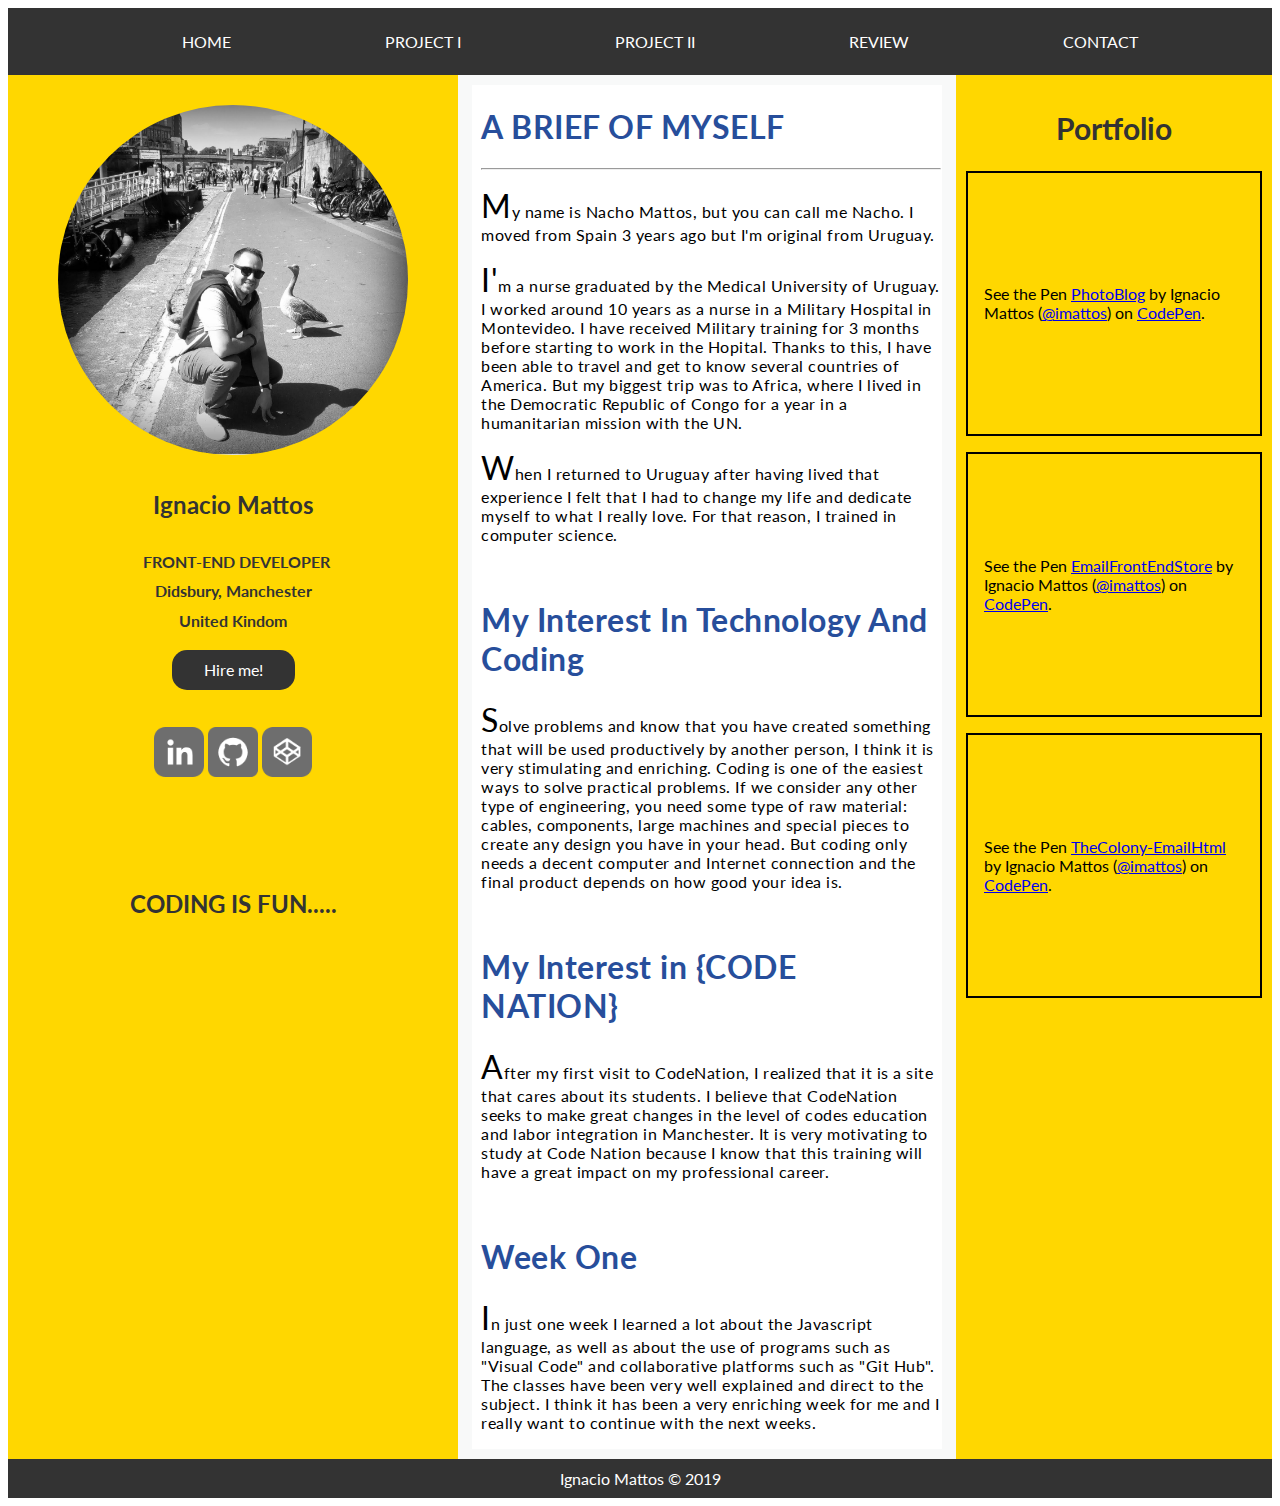
<file: index.html>
<!DOCTYPE html>
<html>
    <head>
            <meta charset="utf-8">
            <meta name="viewport" content="width=device-width, initial-scale=1.0">
            <link rel="stylesheet" type="text/css" href="style.css">
            <link rel="stylesheet" href="https://use.fontawesome.com/releases/v5.7.2/css/all.css" integrity="sha384-fnmOCqbTlWIlj8LyTjo7mOUStjsKC4pOpQbqyi7RrhN7udi9RwhKkMHpvLbHG9Sr" crossorigin="anonymous">
            <link href="https://fonts.googleapis.com/css?family=Lato" rel="stylesheet">
            <title>Nacho Presentation</title>

    </head>
    <body>
        <div class="wrapper">
            <header class="header">
                    <div class="navbar">
                            <ul>
                                    <li><a class="active" href="index.html">HOME</a></li>
                                    <li><a href="project1/index.html">PROJECT I</a></li>
                                    <li><a href="project2/index.html">PROJECT II</a></li>
                                    <li><a href="review/index.html">REVIEW</a></li>
                                    <li><a href="form/index.html">CONTACT</a></li>
                            </ul>
                    
                    </div>
                         
            </header>
            <article class="main">
                    <div class="personal">
                            <h1>A BRIEF OF MYSELF</h1>
                            <hr>
                            
                            
                                 <p>My name is Nacho Mattos, but you can call me Nacho. I moved from Spain 3 years ago but I'm original from Uruguay.</p><p>I'm a nurse graduated by the Medical University of Uruguay. I worked around 10 years as a nurse in a Military Hospital in Montevideo. I have received Military training for 3 months before starting to work in the Hopital. Thanks to this, I have been able to travel and get to know several countries of America. But my biggest trip was to Africa, where I lived in the Democratic Republic of Congo for a year in a humanitarian mission with the UN. </p>
                                 <p>When I returned to Uruguay after having lived that experience I felt that I had to change my life and dedicate myself to what I really love. For that reason, I trained in computer science.</p>
                            <br>   
                            <h1>My Interest In Technology And Coding</h1>
                                 <p>Solve problems and know that you have created something that will be used productively by another person, I think it is very stimulating and enriching. Coding is one of the easiest ways to solve practical problems. If we consider any other type of engineering, you need some type of raw material: cables, components, large machines and special pieces to create any design you have in your head. But coding only needs a decent computer and Internet connection and the final product depends on how good your idea is.</p>        
                           <br>
                           <h1>My Interest in {CODE NATION}</h1>
                                  <p>After my first visit to CodeNation, I realized that it is a site that cares about its students. I believe that CodeNation seeks to make great changes in the level of codes education and labor integration in Manchester.
                                                It is very motivating to study at Code Nation because I know that this training will have a great impact on my professional career.</p>
                           <br>     
                           <h1>Week One</h1>
                                  <p>In just one week I learned a lot about the Javascript language, as well as about the use of programs such as "Visual Code" and collaborative platforms such as "Git Hub". The classes have been very well explained and direct to the subject. I think it has been a very enriching week for me and I really want to continue with the next weeks.</p>
                                                   
                    </div>
            </article>
            <aside class="aside aside-1">
                
                        <div>
                            
                                <img src='img/nachoimg.jpg' class='img-circle' />
                                 
                        </div>
                        <div class="data">
                                <h2>Ignacio Mattos</h2>
                                <br>
                                <h4 class="course">FRONT-END DEVELOPER</h4>
                                <h4> Didsbury, Manchester
                                </h4><h4>United Kindom</h4>
                                <a href="form/index.html" class="button">Hire me!</a> 
                                
                        </div>
                        <table class="media">
                                        <tr>
                                          <td><a href="https://www.linkedin.com/in/ignaciomattosgalvan" target="_blank"><img src="img/media-linkdin.png" width="50" height="50" alt="linkedin"/></a></td>
                                        
                                          <td><a href="https://github.com/imattos78" target="_blank"><img src="img/media-git.png" width="50" height="50" alt="linkedin"/></a></td>
                                      
                                          <td><a href="https://codepen.io/imattos/" target="_blank"><img src="img/codepenicon.png" width="50" height="50"alt="codepen"/></a></td>
                                        </tr>
                        </table>
                        
                        <div class="video-text">
                                <h2>CODING IS FUN.....</h2>
                        </div>

                        <div>  
                            
                                   
                         <iframe width="430" height="430" src="https://www.youtube.com/embed/tgbNymZ7vqY?controls=0" frameborder="0" allowfullscreen></iframe>
            
                            
                        </div>
            </aside>
            <aside class="aside aside-2">
                        
                <div class="port">

                        <h2 class="title">Portfolio</h2>
                        
                </div>
                        <p class="codepen" data-height="265" data-theme-id="0" data-default-tab="html,result" data-user="imattos" data-slug-hash="GxGvzZ" style="height: 265px; box-sizing: border-box; display: flex; align-items: center; justify-content: center; border: 2px solid black; margin: 1em 0; padding: 1em;" data-pen-title="PhotoBlog">
                                        <span>See the Pen <a href="https://codepen.io/imattos/pen/GxGvzZ/">
                                        PhotoBlog</a> by Ignacio Mattos (<a href="https://codepen.io/imattos">@imattos</a>)
                                        on <a href="https://codepen.io">CodePen</a>.</span>
                                      </p>
                                      <script async src="https://static.codepen.io/assets/embed/ei.js"></script>
                        <p class="codepen" data-height="265" data-theme-id="0" data-default-tab="html,result" data-user="imattos" data-slug-hash="ZxvoBZ" style="height: 265px; box-sizing: border-box; display: flex; align-items: center; justify-content: center; border: 2px solid black; margin: 1em 0; padding: 1em;" data-pen-title="EmailFrontEndStore">
                                                <span>See the Pen <a href="https://codepen.io/imattos/pen/ZxvoBZ/">
                                                EmailFrontEndStore</a> by Ignacio Mattos (<a href="https://codepen.io/imattos">@imattos</a>)
                                                on <a href="https://codepen.io">CodePen</a>.</span>
                                              </p>
                                              <script async src="https://static.codepen.io/assets/embed/ei.js"></script>
                        <p class="codepen" data-height="265" data-theme-id="0" data-default-tab="html,result" data-user="imattos" data-slug-hash="OvVmWj" style="height: 265px; box-sizing: border-box; display: flex; align-items: center; justify-content: center; border: 2px solid black; margin: 1em 0; padding: 1em;" data-pen-title="TheColony-EmailHtml">
                                                        <span>See the Pen <a href="https://codepen.io/imattos/pen/OvVmWj/">
                                                        TheColony-EmailHtml</a> by Ignacio Mattos (<a href="https://codepen.io/imattos">@imattos</a>)
                                                        on <a href="https://codepen.io">CodePen</a>.</span>
                                                      </p>
                                                      <script async src="https://static.codepen.io/assets/embed/ei.js"></script>
             
                </aside>
            <footer class="footer"> 
                Ignacio Mattos © 2019
                </footer>
          </div>
          
    </body>
</html>
</file>
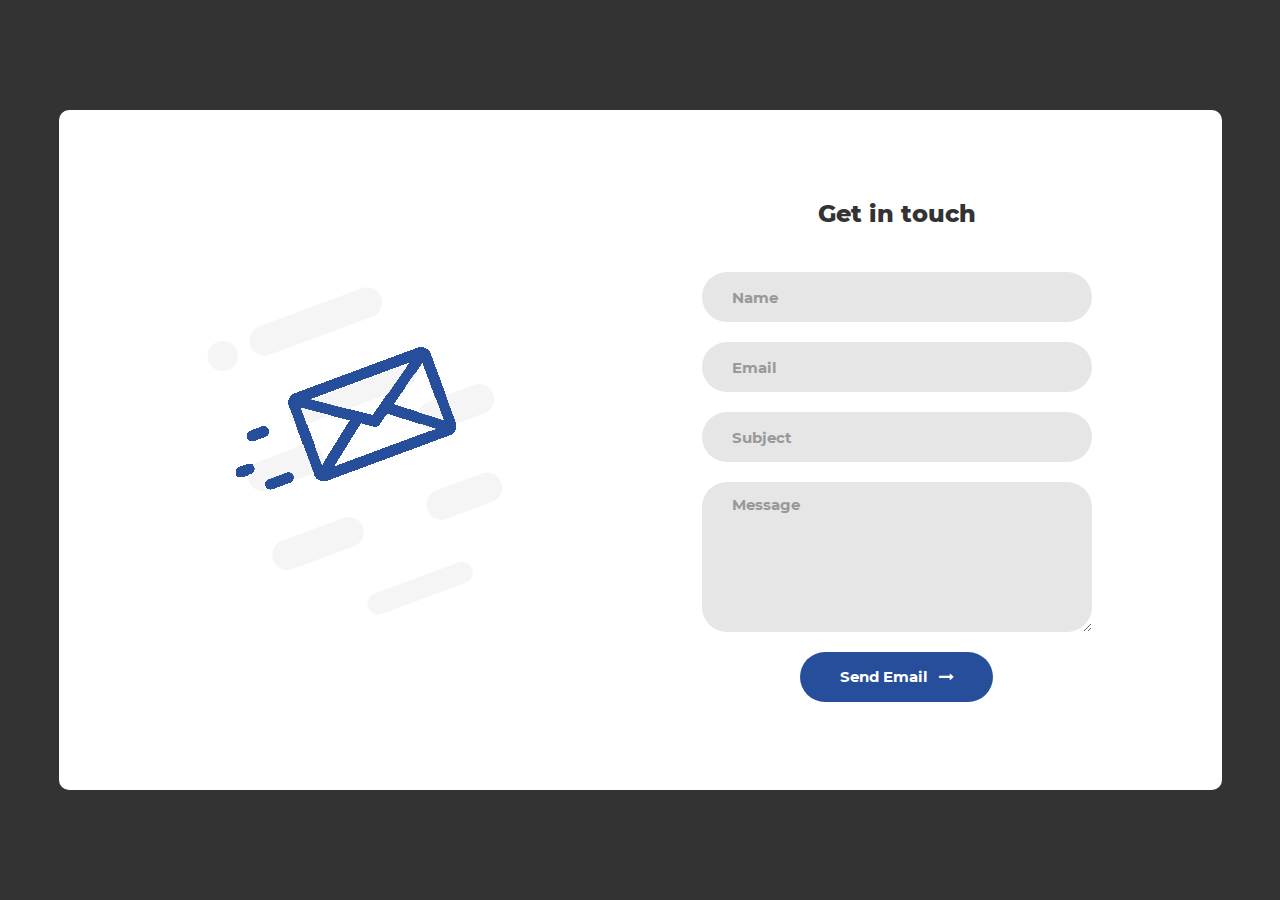
<file: form/index.html>
<!DOCTYPE html>
<html lang="en">
<head>
	<title>Contact</title>
	<meta charset="UTF-8">
	<meta name="viewport" content="width=device-width, initial-scale=1">
<!--===============================================================================================-->
	<link rel="icon" type="image/png" href="images/icons/favicon.ico"/>
<!--===============================================================================================-->
	<link rel="stylesheet" type="text/css" href="vendor/bootstrap/css/bootstrap.min.css">
<!--===============================================================================================-->
	<link rel="stylesheet" type="text/css" href="fonts/font-awesome-4.7.0/css/font-awesome.min.css">
<!--===============================================================================================-->
	<link rel="stylesheet" type="text/css" href="vendor/animate/animate.css">
<!--===============================================================================================-->
	<link rel="stylesheet" type="text/css" href="vendor/css-hamburgers/hamburgers.min.css">
<!--===============================================================================================-->
	<link rel="stylesheet" type="text/css" href="vendor/select2/select2.min.css">
<!--===============================================================================================-->
	<link rel="stylesheet" type="text/css" href="css/util.css">
	<link rel="stylesheet" type="text/css" href="css/main.css">
<!--===============================================================================================-->
</head>
<body>

	<div class="contact1">
		<div class="container-contact1">
			<div class="contact1-pic js-tilt" data-tilt>
				<img src="images/img-01.png" alt="IMG">
			</div>

			<form class="contact1-form validate-form" action="MAILTO:nachomattos78@gmail.com" method="post">
				<span class="contact1-form-title">
					Get in touch
				</span>

				<div class="wrap-input1 validate-input" data-validate = "Name is required">
					<input class="input1" type="text" name="name" placeholder="Name">
					<span class="shadow-input1"></span>
				</div>

				<div class="wrap-input1 validate-input" data-validate = "Valid email is required: ex@abc.xyz">
					<input class="input1" type="text" name="email" placeholder="Email">
					<span class="shadow-input1"></span>
				</div>

				<div class="wrap-input1 validate-input" data-validate = "Subject is required">
					<input class="input1" type="text" name="subject" placeholder="Subject">
					<span class="shadow-input1"></span>
				</div>

				<div class="wrap-input1 validate-input" data-validate = "Message is required">
					<textarea class="input1" name="message" placeholder="Message"></textarea>
					<span class="shadow-input1"></span>
				</div>

				<div class="container-contact1-form-btn">
					<button class="contact1-form-btn">
						<span>
							Send Email
							<i class="fa fa-long-arrow-right" aria-hidden="true"></i>
						</span>
					</button>
				</div>
			</form>
		</div>
	</div>




<!--===============================================================================================-->
	<script src="vendor/jquery/jquery-3.2.1.min.js"></script>
<!--===============================================================================================-->
	<script src="vendor/bootstrap/js/popper.js"></script>
	<script src="vendor/bootstrap/js/bootstrap.min.js"></script>
<!--===============================================================================================-->
	<script src="vendor/select2/select2.min.js"></script>
<!--===============================================================================================-->
	<script src="vendor/tilt/tilt.jquery.min.js"></script>
	<script >
		$('.js-tilt').tilt({
			scale: 1.1
		})
	</script>

<!-- Global site tag (gtag.js) - Google Analytics -->
<script async src="https://www.googletagmanager.com/gtag/js?id=UA-23581568-13"></script>
<script>
  window.dataLayer = window.dataLayer || [];
  function gtag(){dataLayer.push(arguments);}
  gtag('js', new Date());

  gtag('config', 'UA-23581568-13');
</script>

<!--===============================================================================================-->
	<script src="js/main.js"></script>

</body>
</html>
</file>
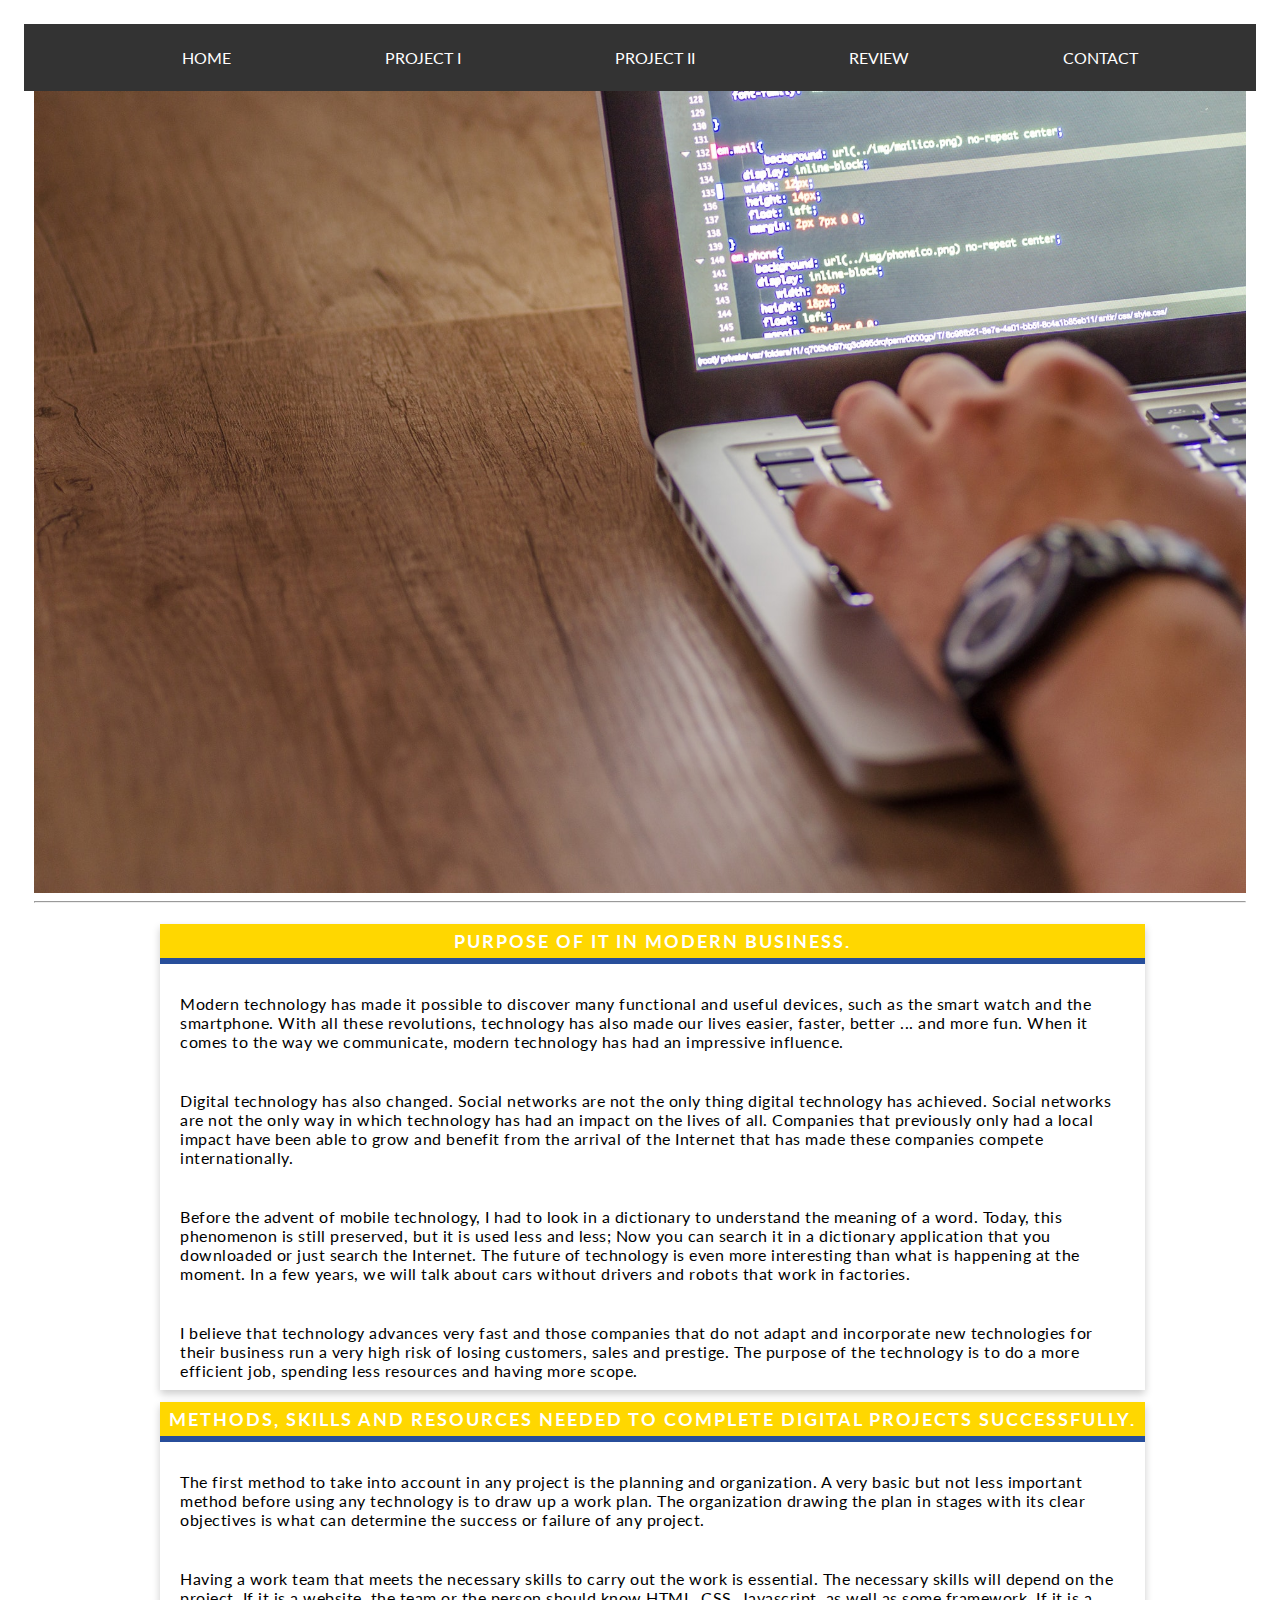
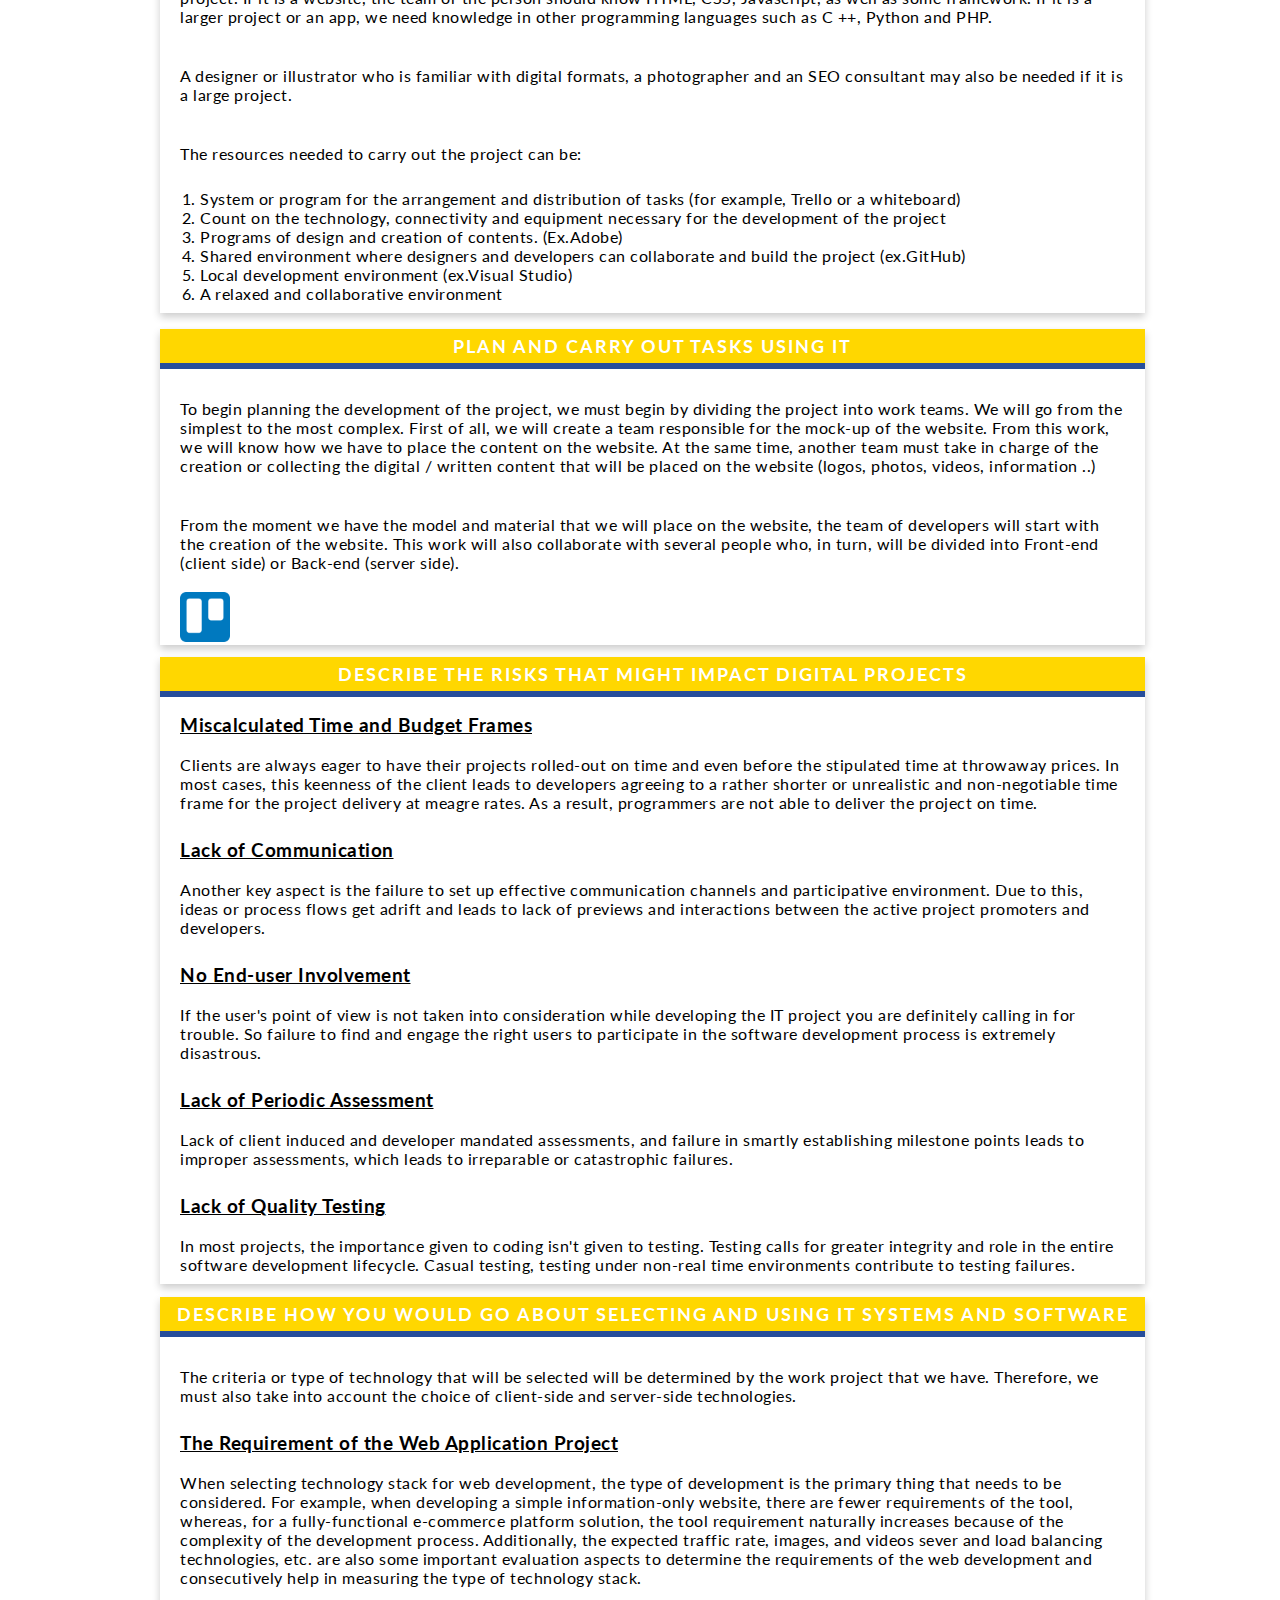
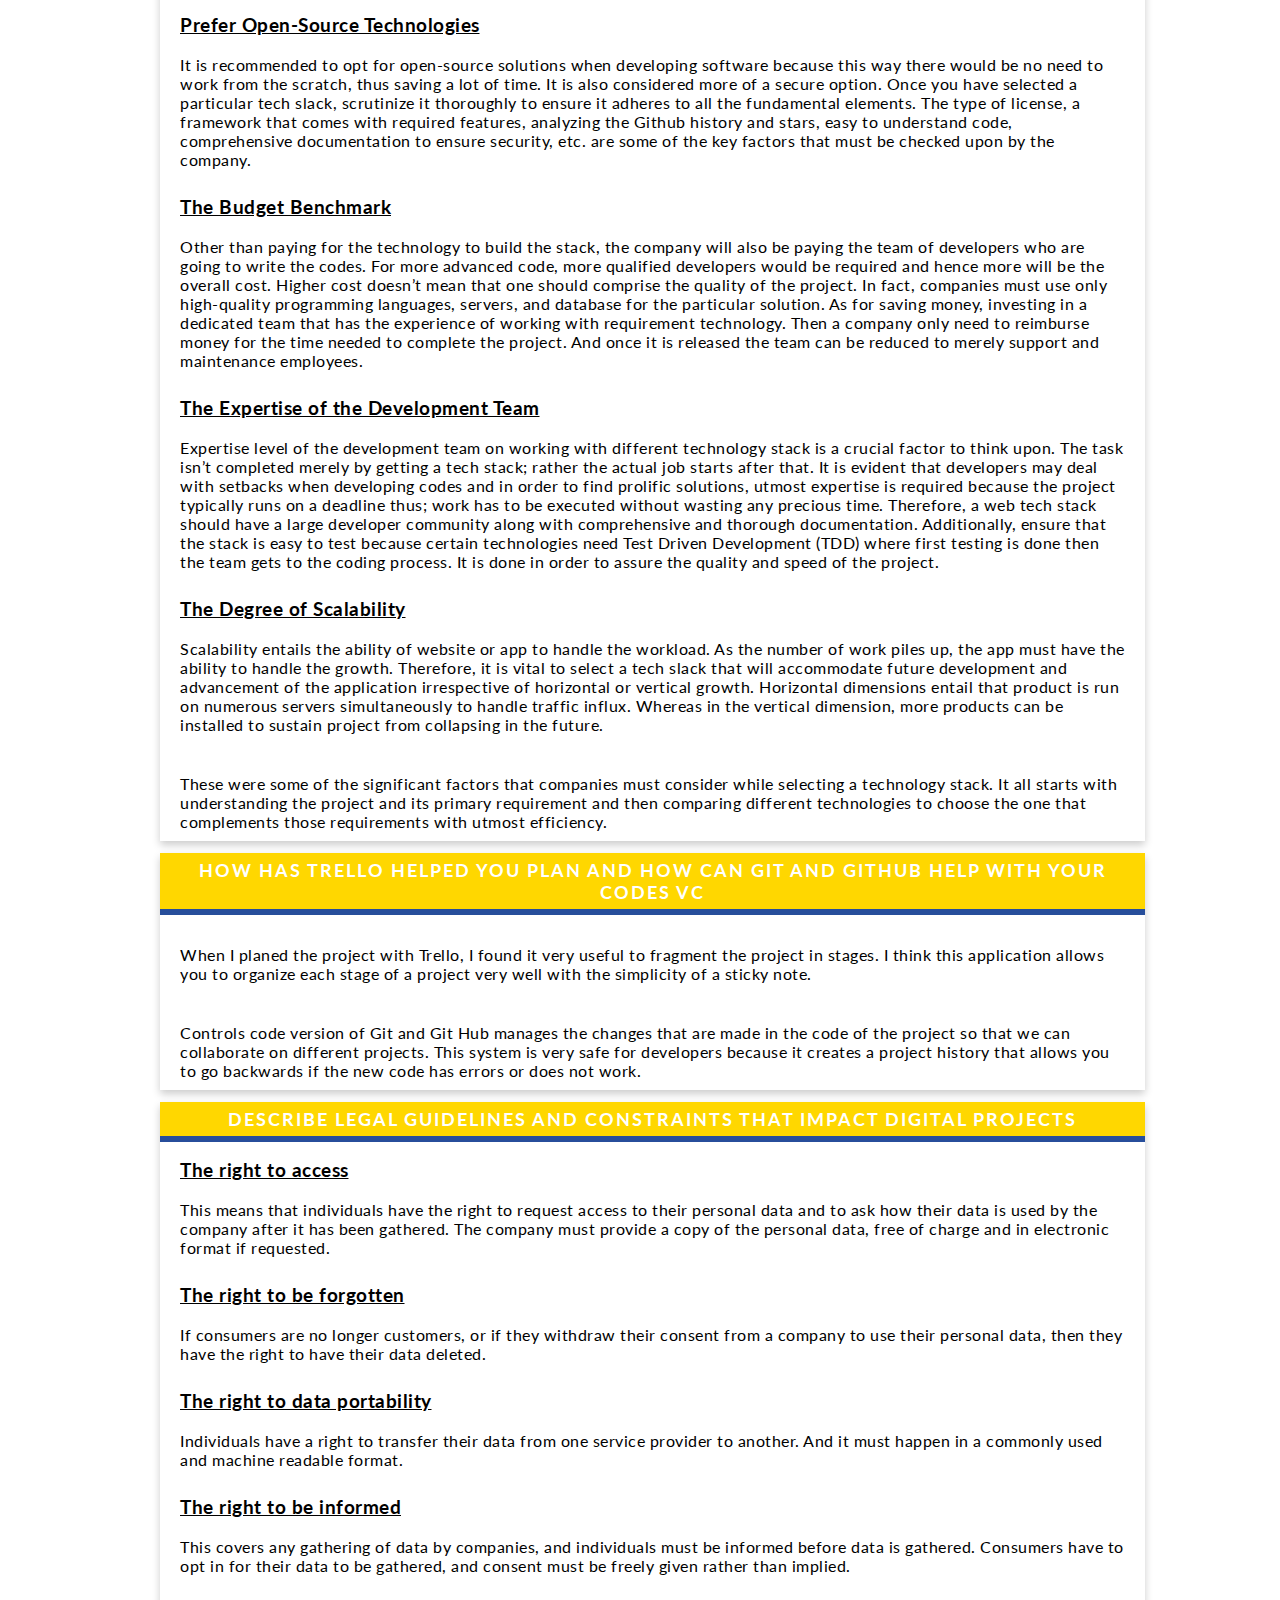
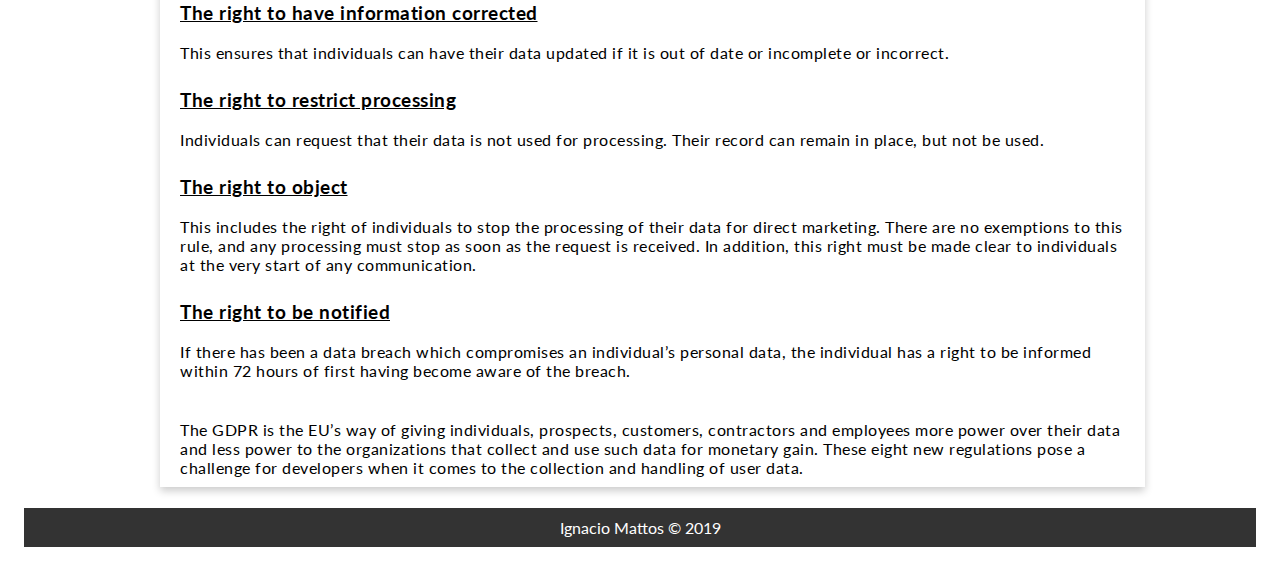
<file: project1/index.html>
<!DOCTYPE html>
<html lang="en">
    <head>
            <meta charset="UTF-8">
            <meta name="viewport" content="width=device-width, initial-scale=1.0">
            <link rel="stylesheet" type="text/css" href="style.css">
            <link rel="stylesheet" href="https://use.fontawesome.com/releases/v5.7.2/css/all.css" integrity="sha384-fnmOCqbTlWIlj8LyTjo7mOUStjsKC4pOpQbqyi7RrhN7udi9RwhKkMHpvLbHG9Sr" crossorigin="anonymous">
            <link href="https://fonts.googleapis.com/css?family=Lato" rel="stylesheet">
            <script src="javascript.js"></script>
            

            <title>Nacho Presentation</title>
            <style>
                            
                        
           </style>

    </head>
    <body>
        <div class="wrapper">
            <header class="header">
                    <div class="navbar">
                            <ul>
                                    <li><a class="active" href="../index.html">HOME</a></li>
                                    <li><a href="index.html">PROJECT I</a></li>
                                    <li><a href="../project2/index.html">PROJECT II</a></li>
                                    <li><a href="../review/index.html">REVIEW</a></li>
                                    <li><a href="../form/index.html">CONTACT</a></li>
                            </ul>
                    
                    </div>
                         
            </header>
           
            <article class="main">
                        <div class="carousel">
                                                                        
                                        <img class="mySlides" src="pexels1.jpeg" style="width:100%">
                                        <img class="mySlides" src="art.jpg" style="width:100%">
                                        <img class="mySlides" src="pexels2.jpeg" style="width:100%">
                                      </div>
                        <hr>
                <section class="personal">

                      <div class="first">

                        <h1>PURPOSE OF IT IN MODERN BUSINESS.</h1>
                       
                           <p>Modern technology has made it possible to discover many functional and useful devices, such as the smart watch and the smartphone. With all these revolutions, technology has also made our lives easier, faster, better ... and more fun.
                        When it comes to the way we communicate, modern technology has had an impressive influence.</p>
                           <p>Digital technology has also changed. Social networks are not the only thing digital technology has achieved. Social networks are not the only way in which technology has had an impact on the lives of all.
                        Companies that previously only had a local impact have been able to grow and benefit from the arrival of the Internet that has made these companies compete internationally.</p>
                           <p>Before the advent of mobile technology, I had to look in a dictionary to understand the meaning of a word. Today, this phenomenon is still preserved, but it is used less and less; Now you can search it in a dictionary application that you downloaded or just search the Internet.
                        The future of technology is even more interesting than what is happening at the moment. In a few years, we will talk about cars without drivers and robots that work in factories.</p>
                           <p>I believe that technology advances very fast and those companies that do not adapt and incorporate new technologies for their business run a very high risk of losing customers, sales and prestige. The purpose of the technology is to do a more efficient job, spending less resources and having more scope.</p>
                      </div>

                     <div class="first">  
                        <h1>Methods, skills and resources needed to complete digital projects successfully.</h1>
                        
                           <p>The first method to take into account in any project is the planning and organization. A very basic but not less important method before using any technology is to draw up a work plan. The organization drawing the plan in stages with its clear objectives is what can determine the success or failure of any project.</p>
                           <p>Having a work team that meets the necessary skills to carry out the work is essential. The necessary skills will depend on the project. If it is a website, the team or the person should know HTML, CSS, Javascript, as well as some framework. If it is a larger project or an app, we need knowledge in other programming languages such as C ++, Python and PHP.</p> <p>A designer or illustrator who is familiar with digital formats, a photographer and an SEO consultant may also be needed if it is a large project.</p>
                        
                           <p>The resources needed to carry out the project can be:</p>
                        
                            <ol class="list">
                              <li>System or program for the arrangement and distribution of tasks (for example, Trello or a whiteboard)</li>
                              <li>Count on the technology, connectivity and equipment necessary for the development of the project</li>
                              <li> Programs of design and creation of contents. (Ex.Adobe)</li>
                              <li> Shared environment where designers and developers can collaborate and build the project (ex.GitHub)</li>
                              <li> Local development environment (ex.Visual Studio)</li>
                              <li> A relaxed and collaborative environment</li>
                            </ol>
                   
                     </div>

                     <div class="first">
                        <h1>Plan and carry out tasks using IT</h1>
                         
                            <p>To begin planning the development of the project, we must begin by dividing the project into work teams. We will go from the simplest to the most complex. First of all, we will create a team responsible for the mock-up of the website. From this work, we will know how we have to place the content on the website.
                        At the same time, another team must take in charge of the creation or collecting the digital / written content that will be placed on the website (logos, photos, videos, information ..)</p>
                            <p>From the moment we have the model and material that we will place on the website, the team of developers will start with the creation of the website. This work will also collaborate with several people who, in turn, will be divided into Front-end (client side) or Back-end (server side).</p>
                            <a  class="trello" href="https://trello.com/b/sYVg6pDc/digital-project" target="_blank"><img src="trello-mark-blue.png" width="50" height="50" alt="trello"></a>
                      </div>
                      <div class="first">
                        <h1>Describe the risks that might impact digital projects</h1> 
                        
                          <h3>Miscalculated Time and Budget Frames</h3>
                            <p>Clients are always eager to have their projects rolled-out on time and even before the stipulated time at throwaway prices. In most cases, this keenness of the client leads to developers agreeing to a rather shorter or unrealistic and non-negotiable time frame for the project delivery at meagre rates. As a result, programmers are not able to deliver the project on time.</p>
                          <h3>Lack of Communication</h3>
                            <p>Another key aspect is the failure to set up effective communication channels and participative environment. Due to this, ideas or process flows get adrift and leads to lack of previews and interactions between the active project promoters and developers.</p> 
                          <h3>No End-user Involvement</h3>
                            <p>If the user's point of view is not taken into consideration while developing the IT project you are definitely calling in for trouble. So failure to find and engage the right users to participate in the software development process is extremely disastrous.</p>
                          <h3>Lack of Periodic Assessment</h3>
                            <p>Lack of client induced and developer mandated assessments, and failure in smartly establishing milestone points leads to improper assessments, which leads to irreparable or catastrophic failures.</p>
                          <h3>Lack of Quality Testing</h3>
                            <p>In most projects, the importance given to coding isn't given to testing. Testing calls for greater integrity and role in the entire software development lifecycle. Casual testing, testing under non-real time environments contribute to testing failures.</p> 
                      </div>
                      <div class="first">
                        <h1>Describe how you would go about selecting and using IT systems and software</h1>
                        
                            <p>The criteria or type of technology that will be selected will be determined by the work project that we have. Therefore, we must also take into account the choice of client-side and server-side technologies.</p>
                      
                      
                           <h3>The Requirement of the Web Application Project</h3>
                            <p>When selecting technology stack for web development, the type of development is the primary thing that needs to be considered. For example, when developing a simple information-only website, there are fewer requirements of the tool, whereas, for a fully-functional e-commerce platform solution, the tool requirement naturally increases because of the complexity of the development process. Additionally, the expected traffic rate, images, and videos sever and load balancing technologies, etc. are also some important evaluation aspects to determine the requirements of the web development and consecutively help in measuring the type of technology stack.</p>
                        
                           <h3>Prefer Open-Source Technologies</h3>
                            <p>It is recommended to opt for open-source solutions when developing software because this way there would be no need to work from the scratch, thus saving a lot of time. It is also considered more of a secure option. Once you have selected a particular tech slack, scrutinize it thoroughly to ensure it adheres to all the fundamental elements. The type of license, a framework that comes with required features, analyzing the Github history and stars, easy to understand code, comprehensive documentation to ensure security, etc. are some of the key factors that must be checked upon by the company.</p>
                        
                           <h3>The Budget Benchmark</h3>
                            <p>Other than paying for the technology to build the stack, the company will also be paying the team of developers who are going to write the codes. For more advanced code, more qualified developers would be required and hence more will be the overall cost. Higher cost doesn’t mean that one should comprise the quality of the project. In fact, companies must use only high-quality programming languages, servers, and database for the particular solution. As for saving money, investing in a dedicated team that has the experience of working with requirement technology. Then a company only need to reimburse money for the time needed to complete the project. And once it is released the team can be reduced to merely support and maintenance employees.</p>
                        
                           <h3>The Expertise of the Development Team</h3>
                            <p>Expertise level of the development team on working with different technology stack is a crucial factor to think upon. The task isn’t completed merely by getting a tech stack; rather the actual job starts after that. It is evident that developers may deal with setbacks when developing codes and in order to find prolific solutions, utmost expertise is required because the project typically runs on a deadline thus; work has to be executed without wasting any precious time. Therefore, a web tech stack should have a large developer community along with comprehensive and thorough documentation. Additionally, ensure that the stack is easy to test because certain technologies need Test Driven Development (TDD) where first testing is done then the team gets to the coding process. It is done in order to assure the quality and speed of the project.</p>
                        
                           <h3>The Degree of Scalability</h3>
                            <p>Scalability entails the ability of website or app to handle the workload. As the number of work piles up, the app must have the ability to handle the growth. Therefore, it is vital to select a tech slack that will accommodate future development and advancement of the application irrespective of horizontal or vertical growth. Horizontal dimensions entail that product is run on numerous servers simultaneously to handle traffic influx. Whereas in the vertical dimension, more products can be installed to sustain project from collapsing in the future.</p>
                            <p>These were some of the significant factors that companies must consider while selecting a technology stack. It all starts with understanding the project and its primary requirement and then comparing different technologies to choose the one that complements those requirements with utmost efficiency.</p>
                        </div>
                        <div class="first">

                        <h1>How has trello helped you plan and how can git and GitHub help with your codes vc</h1>
                        
                            <p>When I planed the project with Trello, I found it very useful to fragment the project in stages. I think this application allows you to organize each stage of a project very well with the simplicity of a sticky note.</p>
                            <p>Controls code version of Git and Git Hub manages the changes that are made in the code of the project so that we can collaborate on different projects. This system is very safe for developers because it creates a project history that allows you to go backwards if the new code has errors or does not work.</p>
                       </div>
                       <div class="first"> 
                        <h1>Describe legal guidelines and constraints that impact digital projects</h1> 
                        
                           <h3>The right to access</h3> 
                            <p>This means that individuals have the right to request access to their personal data and to ask how their data is used by the company after it has been gathered. The company must provide a copy of the personal data, free of charge and in electronic format if requested.</p>
                           <h3>The right to be forgotten</h3> 
                            <p> If consumers are no longer customers, or if they withdraw their consent from a company to use their personal data, then they have the right to have their data deleted.</p>
                           <h3>The right to data portability</h3> 
                            <p> Individuals have a right to transfer their data from one service provider to another. And it must happen in a commonly used and machine readable format.</p>
                           <h3>The right to be informed</h3> 
                            <p> This covers any gathering of data by companies, and individuals must be informed before data is gathered. Consumers have to opt in for their data to be gathered, and consent must be freely given rather than implied.</p>
                           <h3>The right to have information corrected</h3> 
                            <p> This ensures that individuals can have their data updated if it is out of date or incomplete or incorrect.</p>
                           <h3>The right to restrict processing</h3> 
                            <p> Individuals can request that their data is not used for processing. Their record can remain in place, but not be used.</p>
                           <h3>The right to object</h3> 
                            <p> This includes the right of individuals to stop the processing of their data for direct marketing. There are no exemptions to this rule, and any processing must stop as soon as the request is received. In addition, this right must be made clear to individuals at the very start of any communication.</p>
                           <h3>The right to be notified</h3> 
                            <p> If there has been a data breach which compromises an individual’s personal data, the individual has a right to be informed within 72 hours of first having become aware of the breach.</p>
                        
                        <p>The GDPR is the EU’s way of giving individuals, prospects, customers, contractors and employees more power over their data and less power to the organizations that collect and use such data for monetary gain.
                        These eight new regulations pose a challenge for developers when it comes to the collection and handling of user data.</p>
                    </div>
                </section>
            </article>
            <aside class="aside aside-1">
                
                     
            </aside>
            <aside class="aside aside-2">
              
                </aside>
            <footer class="footer"> 
                Ignacio Mattos © 2019
                </footer>
        </div>
          <script>
                        var myIndex = 0;
                        carousel();
                        
                        function carousel() {
                          var i;
                          var x = document.getElementsByClassName("mySlides");
                          for (i = 0; i < x.length; i++) {
                            x[i].style.display = "none";  
                          }
                          myIndex++;
                          if (myIndex > x.length) {myIndex = 1}    
                          x[myIndex-1].style.display = "block";  
                          setTimeout(carousel, 3000); // Change image every 3 seconds
                        }
                        </script>
                        
    </body>
</html>
</file>
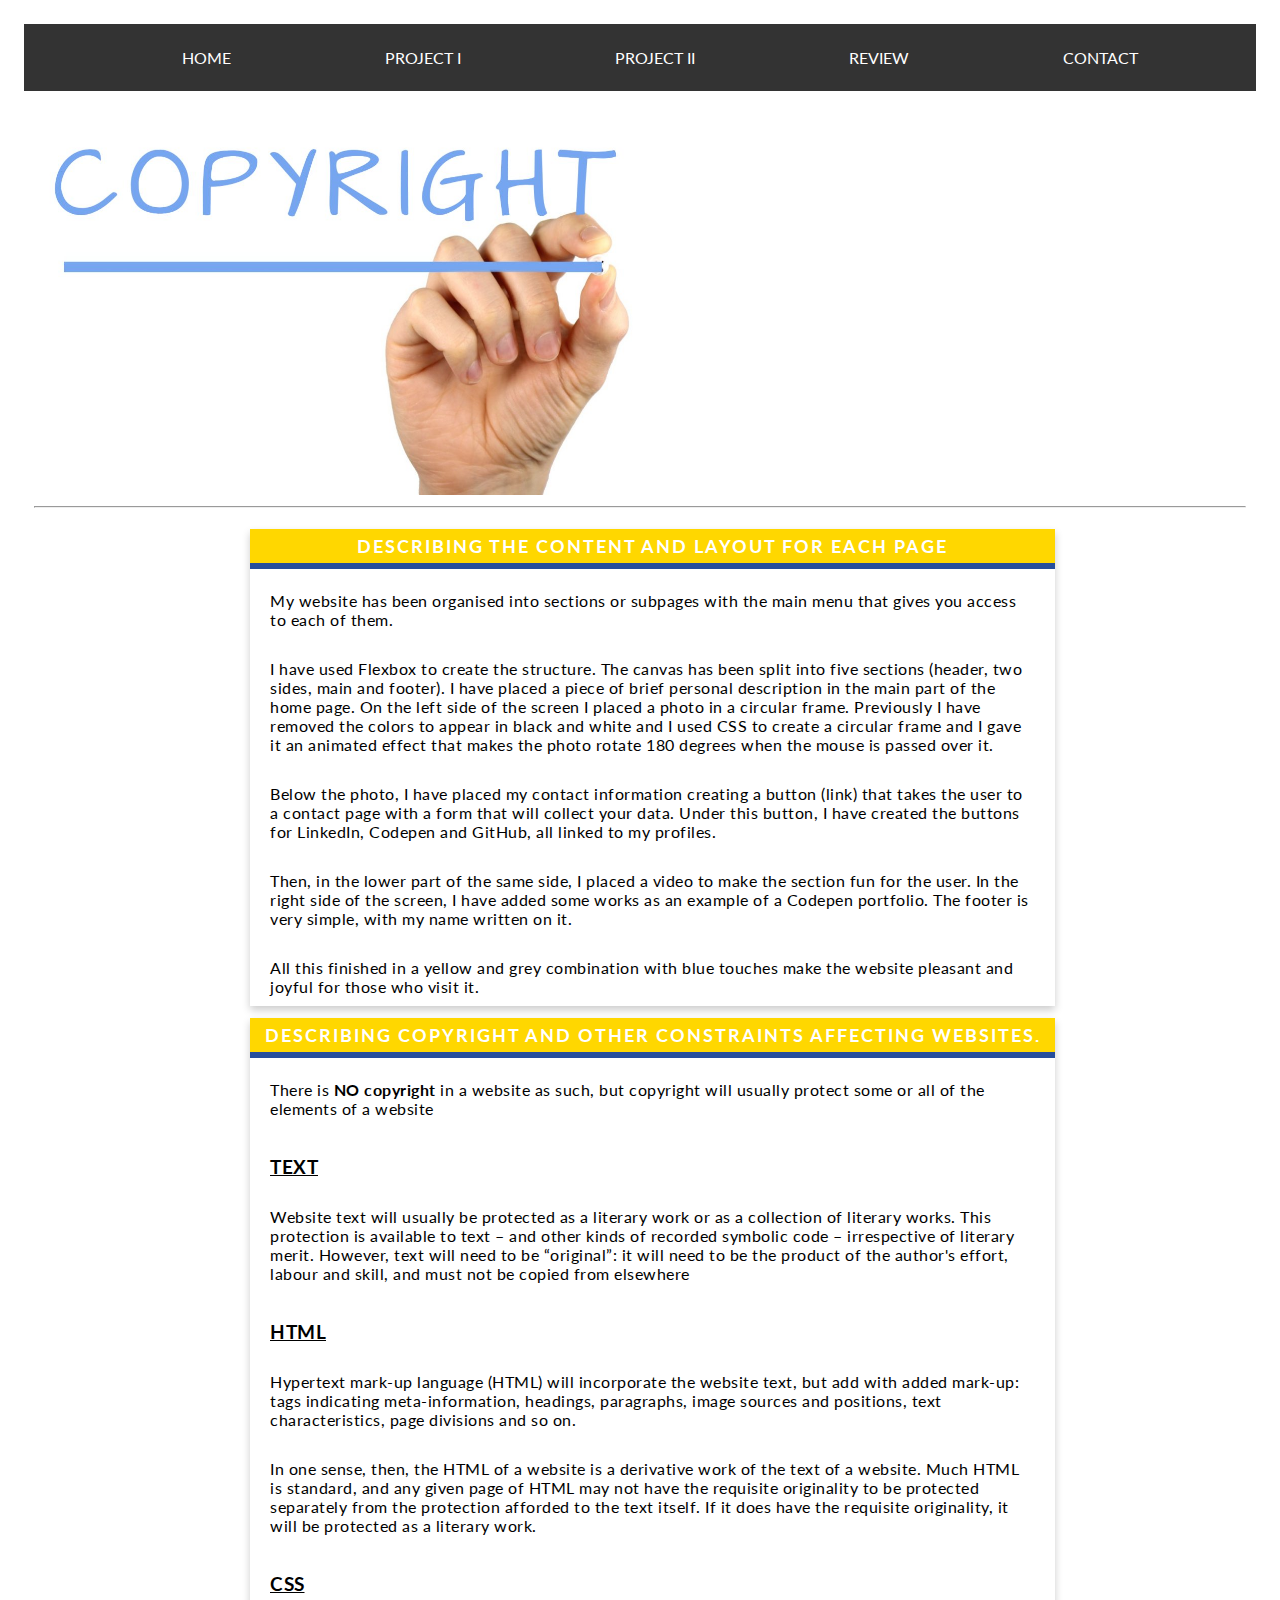
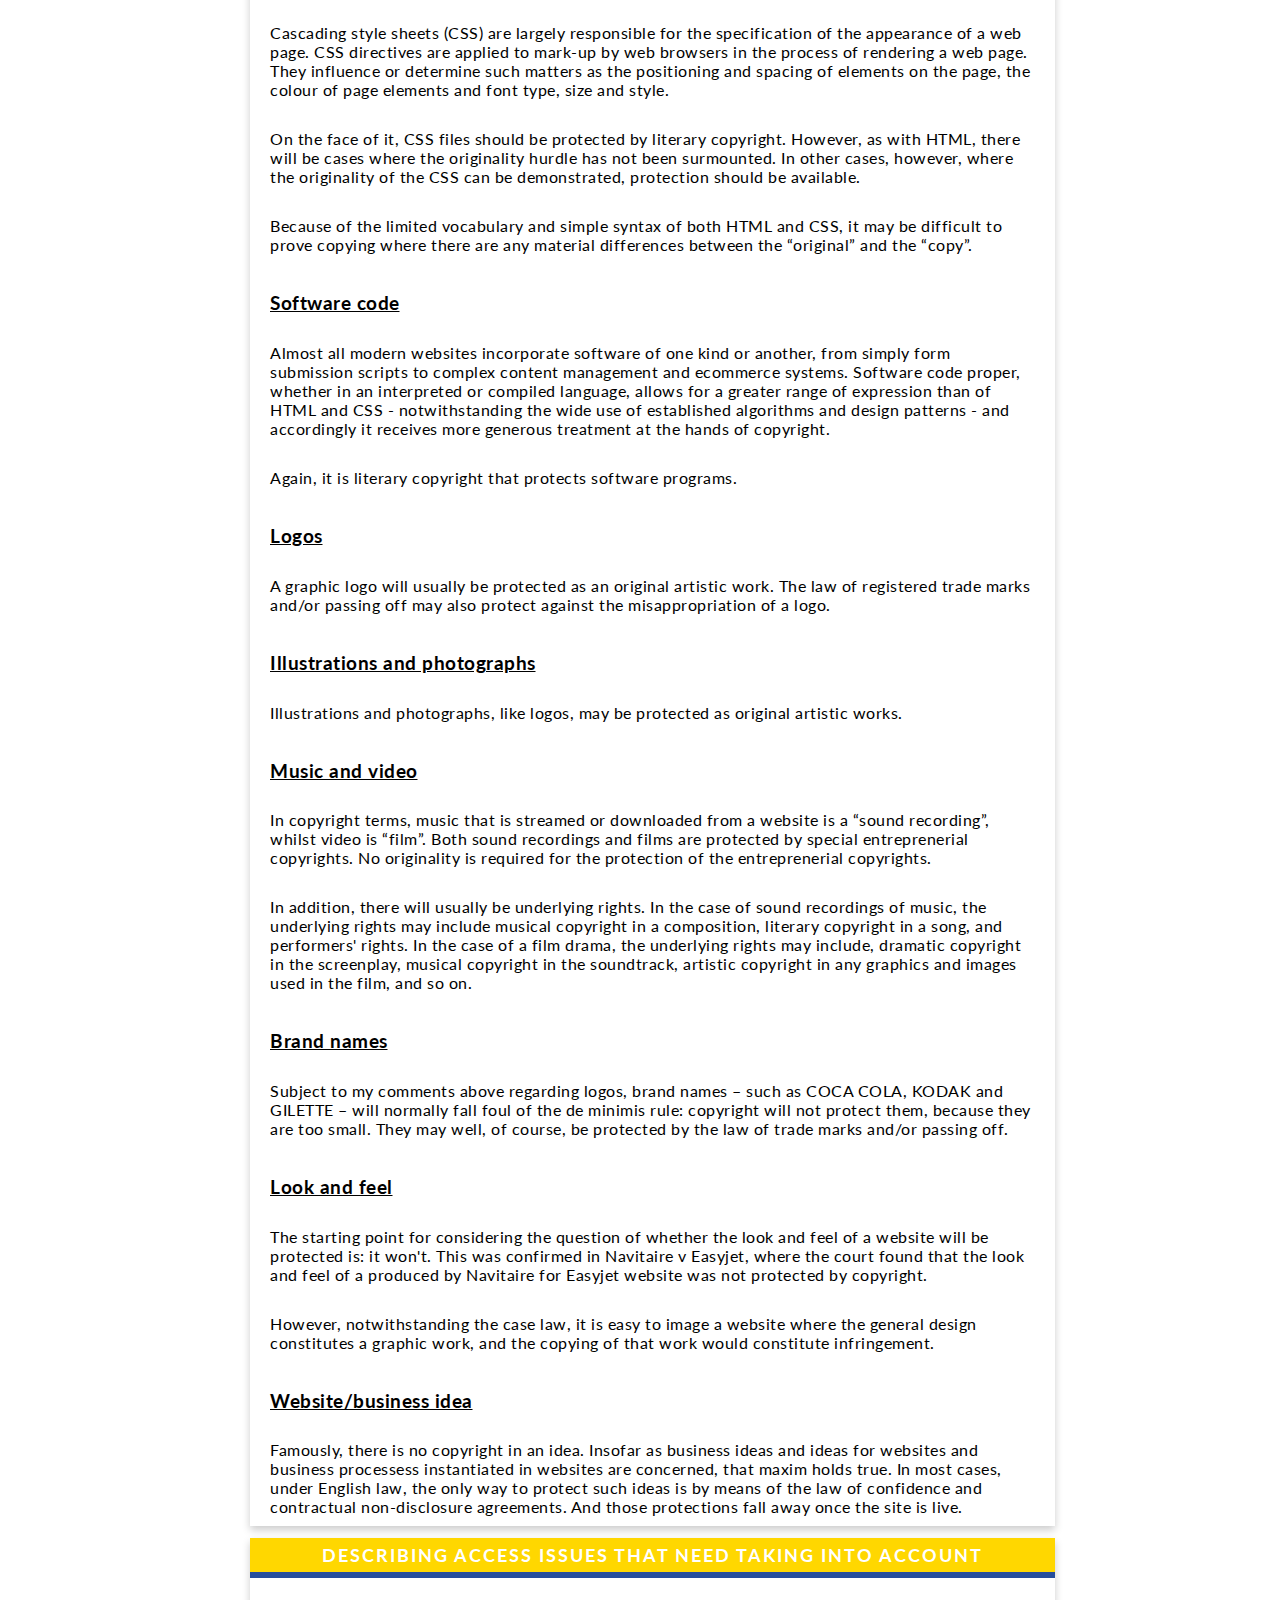
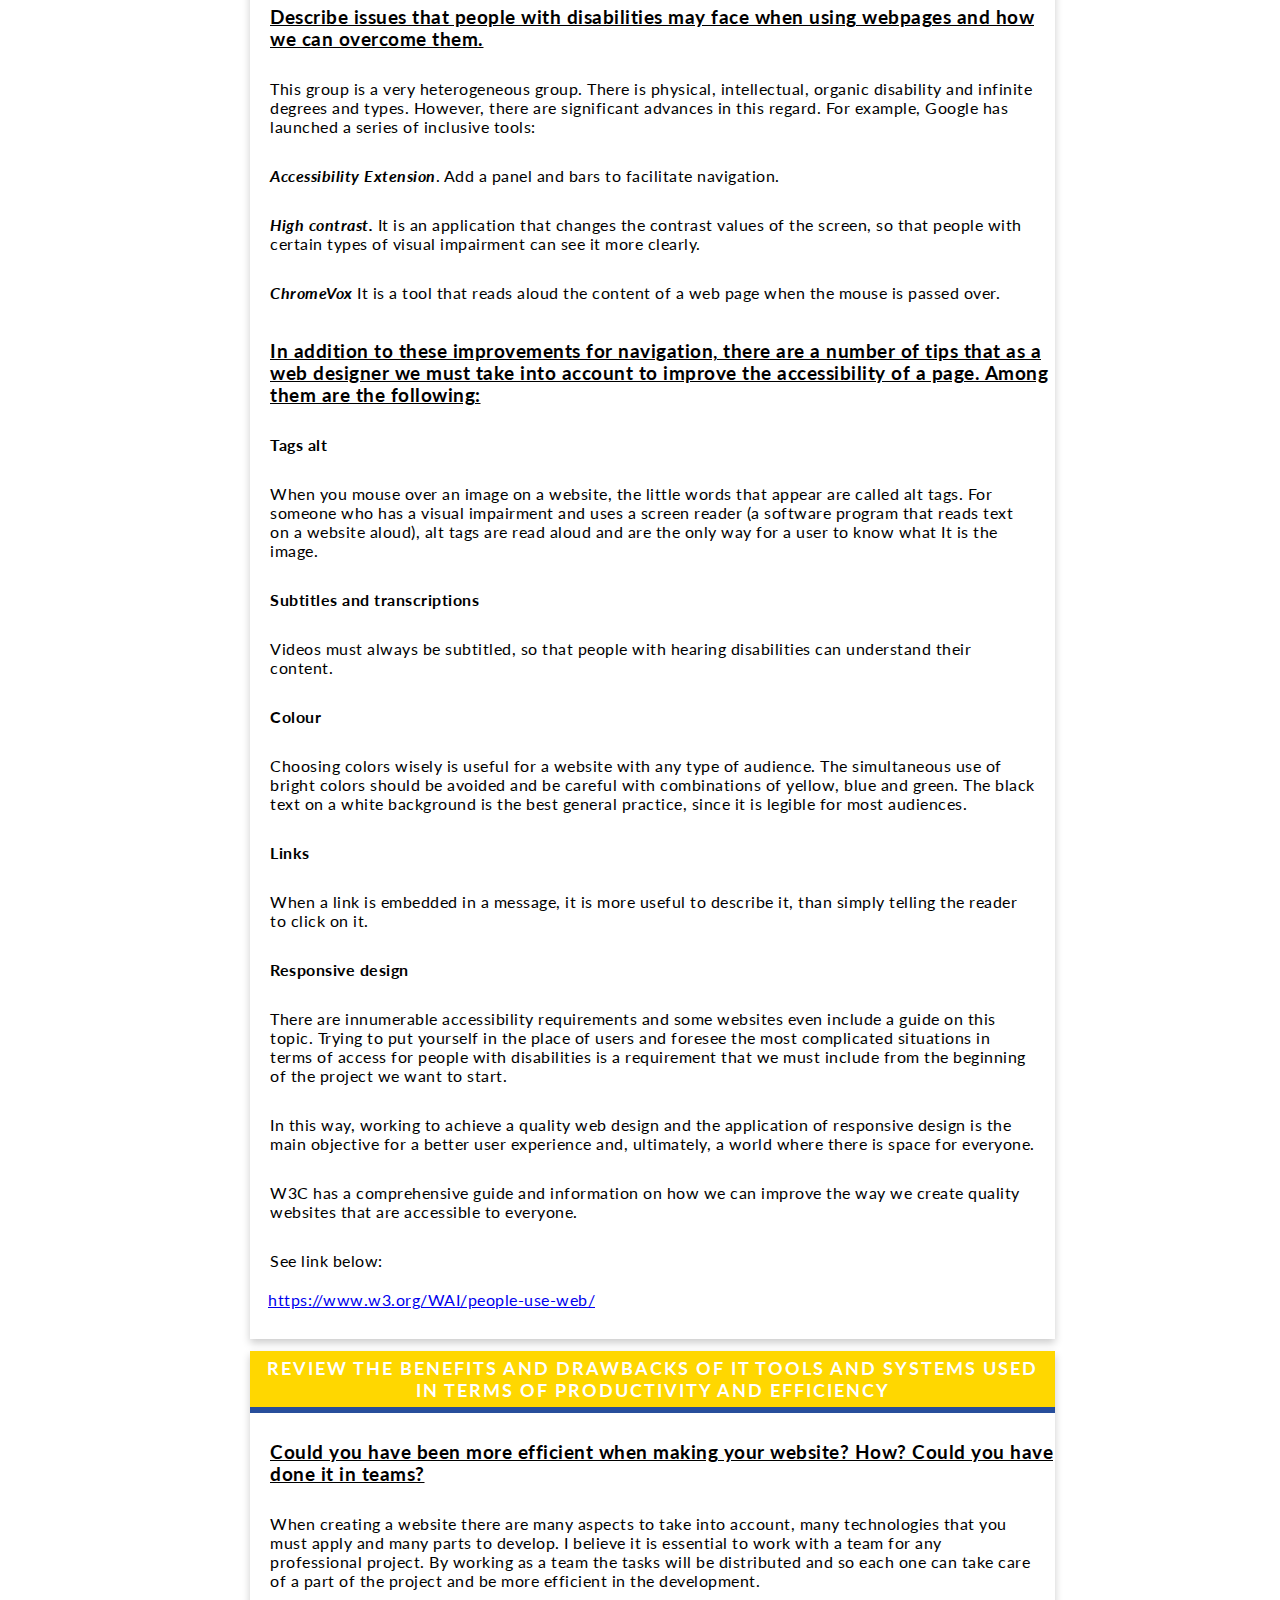
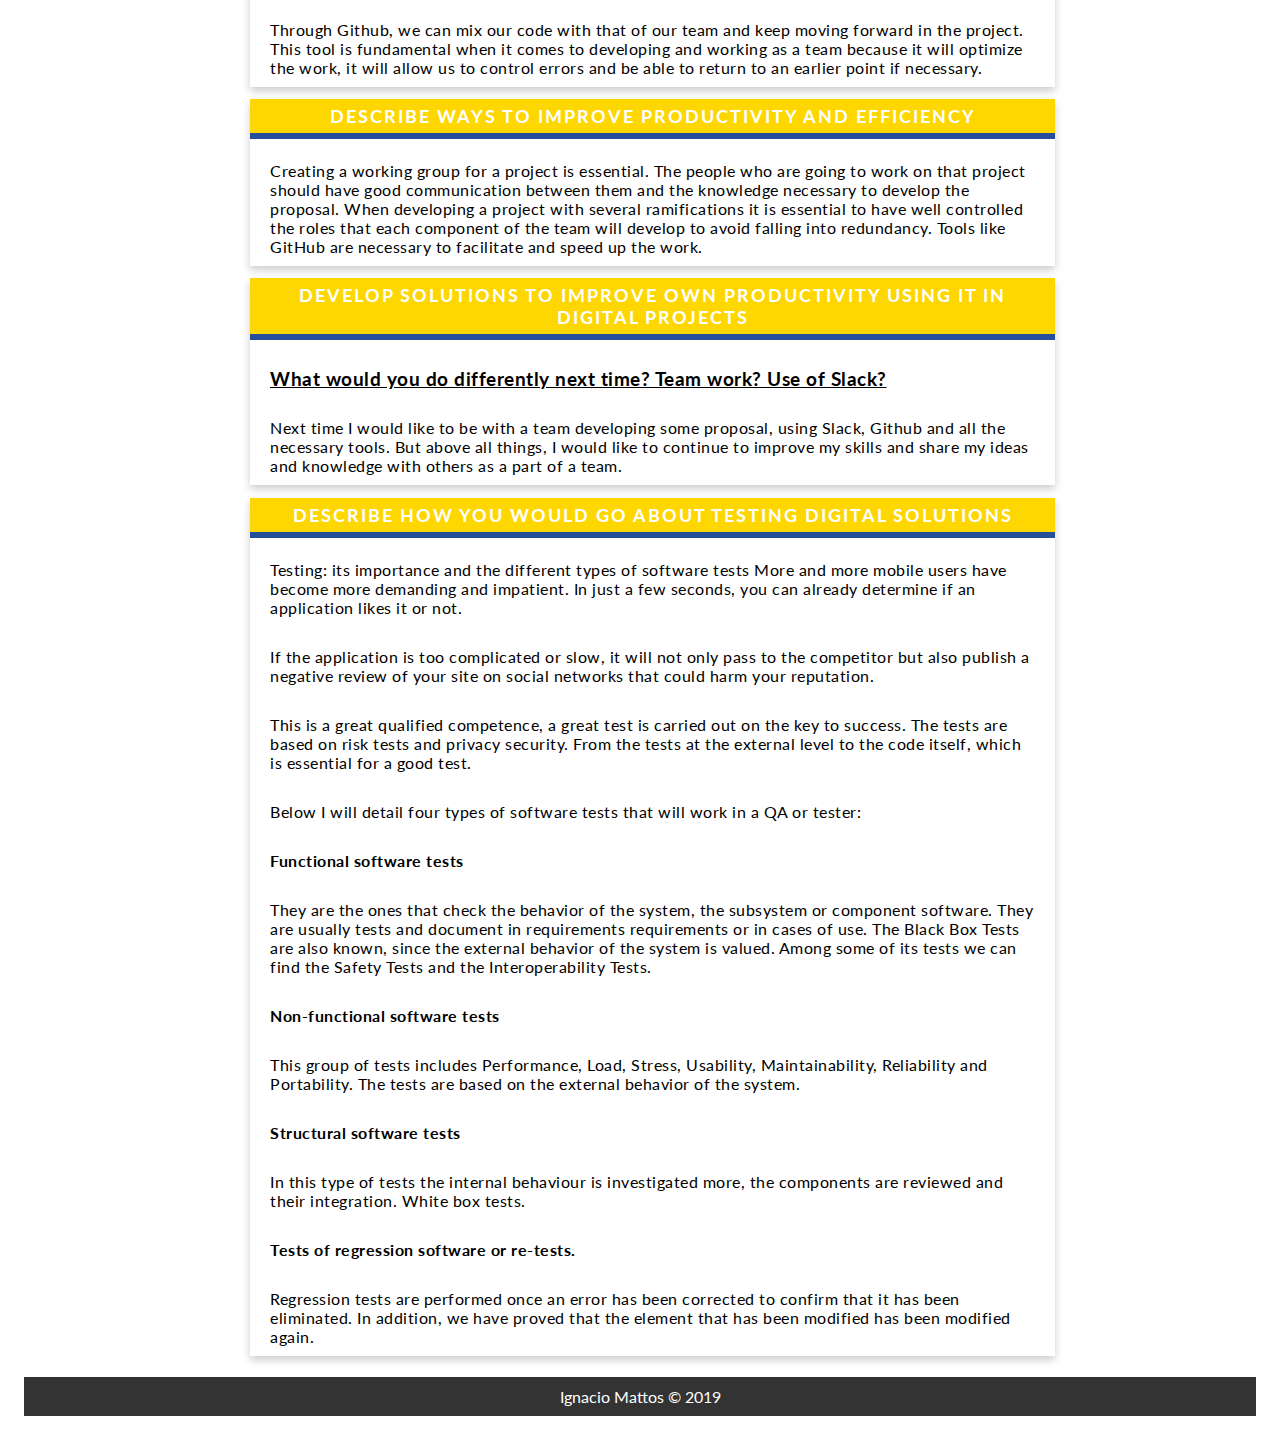
<file: project2/index.html>
<!DOCTYPE html>
<html lang="en">
    <head>
            <meta charset="UTF-8">
            <meta name="viewport" content="width=device-width, initial-scale=1.0">
            <link rel="stylesheet" type="text/css" href="style.css">
            <link rel="stylesheet" href="https://use.fontawesome.com/releases/v5.7.2/css/all.css" integrity="sha384-fnmOCqbTlWIlj8LyTjo7mOUStjsKC4pOpQbqyi7RrhN7udi9RwhKkMHpvLbHG9Sr" crossorigin="anonymous">
            <link href="https://fonts.googleapis.com/css?family=Lato" rel="stylesheet">
            

            <title>Nacho Presentation</title>     

    </head>
    <body>
        <div class="wrapper">
            <header class="header">
                    <div class="navbar">
                            <ul>
                                    <li><a class="active" href="../index.html">HOME</a></li>
                                    <li><a href="../project1/index.html">PROJECT I</a></li>
                                    <li><a href="index.html">PROJECT II</a></li>
                                    <li><a href="../review/index.html">REVIEW</a></li>
                                    <li><a href="../form/index.html">CONTACT</a></li>
                            </ul>
                    
                    </div>
                         
            </header>
           
            <article class="main">
              <div>
                  <img class="copy" src="copyright.jpg" alt="copyrigth-image" style="max-width:50%">
              </div>              
                        
                   <hr>
                <div class="personal">
                    <div class="first">
                        <h1>Describing the content and layout for each page</h1>

                            <p>My website has been organised into sections or subpages with the main menu that gives you access to each of them.</p><p>I have used Flexbox to create the structure. The canvas has been split into five sections (header, two sides, main and footer). I have placed a piece of brief personal description in the main part of the home page. On the left side of the screen I placed a photo in a circular frame. Previously I have removed the colors to appear in black and white and I used CSS to create a circular frame and I gave it an animated effect that makes the photo rotate 180 degrees when the mouse is passed over it.</p><p> Below the photo, I have placed my contact information creating a button (link) that takes the user to a contact page with a form that will collect your data. Under this button, I have created the buttons for LinkedIn, Codepen and GitHub, all linked to my profiles.</p><p> Then, in the lower part of the same side, I placed a video to make the section fun for the user. In the right side of the screen, I have added some works as an example of a Codepen portfolio. The footer is very simple, with my name written on it.</p><p> All this finished in a yellow and grey combination with blue touches make the website pleasant and joyful for those who visit it.</p>
                    </div>
                    <div class="first">
                        <h1>Describing copyright and other constraints 
                        affecting websites.</h1>
                             <p>There is <b>NO copyright</b> in a website as such, but copyright will usually protect some or all of the elements of a website</p>
                        <h3>TEXT</h3>
                             <p>Website text will usually be protected as a literary work or as a collection of literary works.  This protection is available to text – and other kinds of recorded symbolic code – irrespective of literary merit.  However, text will need to be “original”: it will need to be the product of the author's effort, labour and skill, and must not be copied from elsewhere</p>
                        <h3>HTML</h3>
                            <p>Hypertext mark-up language (HTML) will incorporate the website text, but add with added mark-up: tags indicating meta-information, headings, paragraphs, image sources and positions, text characteristics, page divisions and so on.</p> 

                            <p>In one sense, then, the HTML of a website is a derivative work of the text of a website.  Much HTML is standard, and any given page of HTML may not have the requisite originality to be protected separately from the protection afforded to the text itself.  If it does have the requisite originality, it will be protected as a literary work.</p>
                        <h3>CSS</h3>
                            <p>Cascading style sheets (CSS) are largely responsible for the specification of the appearance of a web page.   CSS directives are applied to mark-up by web browsers in the process of rendering a web page.  They influence or determine such matters as the positioning and spacing of elements on the page, the colour of page elements and font type, size and style.</p>

                            <p>On the face of it, CSS files should be protected by literary copyright.  However, as with HTML, there will be cases where the originality hurdle has not been surmounted.  In other cases, however, where the originality of the CSS can be demonstrated, protection should be available.</p> 
                                
                            <p>Because of the limited vocabulary and simple syntax of both HTML and CSS, it may be difficult to prove copying where there are any material differences between the “original” and the “copy”.</p>
                        <h3>Software code</h3>
                            <p>Almost all modern websites incorporate software of one kind or another, from simply form submission scripts to complex content management and ecommerce systems.  Software code proper, whether in an interpreted or compiled language, allows for a greater range of expression than of HTML and CSS - notwithstanding the wide use of established algorithms and design patterns - and accordingly it receives more generous treatment at the hands of copyright.</p> 

                            <p>Again, it is literary copyright that protects software programs.</p>
                        <h3>Logos</h3>
                            <p>A graphic logo will usually be protected as an original artistic work.  The law of registered trade marks and/or passing off may also protect against the misappropriation of a logo.</p>
                        <h3>Illustrations and photographs</h3>
                            <p>Illustrations and photographs, like logos, may be protected as original artistic works.</p>
                        <h3>Music and video</h3>
                            <p>In copyright terms, music that is streamed or downloaded from a website is a “sound recording”, whilst video is “film”.  Both sound recordings and films are protected by special entreprenerial copyrights.  No originality is required for the protection of the entreprenerial copyrights.</p>
                            <p>In addition, there will usually be underlying rights. In the case of sound recordings of music, the underlying rights may include musical copyright in a composition, literary copyright in a song, and performers' rights.  In the case of a film drama, the underlying rights may include, dramatic copyright in the screenplay, musical copyright in the soundtrack, artistic copyright in any graphics and images used in the film, and so on.</p>
                        <h3>Brand names</h3>
                            <p>Subject to my comments above regarding logos, brand names – such as COCA COLA, KODAK and GILETTE – will normally fall foul of the de minimis rule: copyright will not protect them, because they are too small.  They may well, of course, be protected by the law of trade marks and/or passing off.</p>
                        <h3>Look and feel</h3>
                            <p>The starting point for considering the question of whether the look and feel of a website will be protected is: it won't.  This was confirmed in Navitaire v Easyjet, where the court found that the look and feel of a produced by Navitaire for Easyjet website was not protected by copyright.</p>
                            <p>However, notwithstanding the case law, it is easy to image a website where the general design constitutes a graphic work, and the copying of that work would constitute infringement.</p>
                        <h3>Website/business idea</h3>
                            <p>Famously, there is no copyright in an idea.  Insofar as business ideas and ideas for websites and business processess instantiated in websites are concerned, that maxim holds true.  In most cases, under English law, the only way to protect such ideas is by means of the law of confidence and contractual non-disclosure agreements.  And those protections fall away once the site is live.</p>
                    </div>
                    <div class="first">
                        <h1>Describing access issues that need taking into 
                         account</h1> 
                        <h3>Describe issues that people with 
                        disabilities may face when using webpages and 
                        how we can overcome them.</h3>
                    
                            <p>This group is a very heterogeneous group. There is physical, intellectual, organic disability and infinite degrees and types.
                            However, there are significant advances in this regard. For example, Google has launched a series of inclusive tools:</p>
                    
                            <p><b><em>Accessibility Extension</em></b>. Add a panel and bars to facilitate navigation.</p>
                    
                            <p><b><em>High contrast.</em></b> It is an application that changes the contrast values of the screen, so that people with certain types of visual impairment can see it more clearly.</p>
                    
                             <p><b><em>ChromeVox</em></b> It is a tool that reads aloud the content of a web page when the mouse is passed over.</p>
                    
                        <h3>In addition to these improvements for navigation, there are a number of tips that as a web designer we must take into account to improve the accessibility of a page. Among them are the following:</h3>
                    
                            <p><b>Tags alt</b></p>
                    
                            <p>When you mouse over an image on a website, the little words that appear are called alt tags. For someone who has a visual impairment and uses a screen reader (a software program that reads text on a website aloud), alt tags are read aloud and are the only way for a user to know what It is the image.</p>
                    
                            <p><b>Subtitles and transcriptions</b></p>
                    
                            <p>Videos must always be subtitled, so that people with hearing disabilities can understand their content.</p>
                    
                            <p><b>Colour</b></p>
                    
                             <p>Choosing colors wisely is useful for a website with any type of audience. The simultaneous use of bright colors should be avoided and be careful with combinations of yellow, blue and green. The black text on a white background is the best general practice, since it is legible for most audiences.</p>
                    
                            <p><b>Links</b></p>
                    
                            <p>When a link is embedded in a message, it is more useful to describe it, than simply telling the reader to click on it.</p>
                    
                            <p><b>Responsive design</b></p>
                    
                             <p>There are innumerable accessibility requirements and some websites even include a guide on this topic. Trying to put yourself in the place of users and foresee the most complicated situations in terms of access for people with disabilities is a requirement that we must include from the beginning of the project we want to start.</p>
                    
                            <p>In this way, working to achieve a quality web design and the application of responsive design is the main objective for a better user experience and, ultimately, a world where there is space for everyone.</p>
                    
                             <p>W3C has a comprehensive guide and information on how we can improve the way we create quality websites that are accessible to everyone.</p>
                    
                             <p>See link below:</p>
                                <a class="w3" href="https://www.w3.org/WAI/people-use-web/">https://www.w3.org/WAI/people-use-web/</a>
                            <br>
                            <p></p>
                    
                </div>
                <div class="first">
                    
                        <h1>Review the benefits and drawbacks of IT tools 
                        and systems used in terms of productivity and 
                        efficiency</h1> 
                        <h3>Could you have been more efficient 
                        when making your website? How? Could you have 
                        done it in teams?</h3> 
                    
                            <p>When creating a website there are many aspects to take into account, many technologies that you must apply and many parts to develop. I believe it is essential to work with a team for any professional project.
                             By working as a team the tasks will be distributed and so each one can take care of a part of the project and be more efficient in the development.</p>
                            <p>Through Github, we can mix our code with that of our team and keep moving forward in the project. This tool is fundamental when it comes to developing and working as a team because it will optimize the work, it will allow us to control errors and be able to return to an earlier point if necessary.</p>
                </div>
                <div class="first">
                    
                         <h1>Describe ways to improve productivity and 
                         efficiency</h1> 
                    
                            <p>Creating a working group for a project is essential. The people who are going to work on that project should have good communication between them and the knowledge necessary to develop the proposal. When developing a project with several ramifications it is essential to have well controlled the roles that each component of the team will develop to avoid falling into redundancy. Tools like GitHub are necessary to facilitate and speed up the work.</p>
                    
                </div>
                <div class="first">
                        <h1> Develop solutions to improve own productivity 
                         using IT in digital projects</h1> 
                        <h3>What would you do 
                        differently next time? Team work? Use of Slack?</h3>
                    
                             <p>Next time I would like to be with a team developing some proposal, using Slack, Github and all the necessary tools. But above all things, I would like to continue to improve my skills and share my ideas and knowledge with others as a part of a team.</p>
                    
                </div>
                <div class="first">
                  
                        <h1> Describe how you would go about testing 
                         digital solutions</h1>
                    <p>Testing: its importance and the different types of software tests
                    More and more mobile users have become more demanding and impatient. In just a few seconds, you can already determine if an application likes it or not.</p>
                    
                    <p>If the application is too complicated or slow, it will not only pass to the competitor but also publish a negative review of your site on social networks that could harm your reputation.</p>
                    
                    <p>This is a great qualified competence, a great test is carried out on the key to success.
                    
                    The tests are based on risk tests and privacy security. From the tests at the external level to the code itself, which is essential for a good test.</p>
                    
                    <p>Below I will detail four types of software tests that will work in a QA or tester:</p>
                    
                    
                    <p><b>Functional software tests</b></p>
                    
                    <p>They are the ones that check the behavior of the system, the subsystem or component software. They are usually tests and document in requirements requirements or in cases of use.
                    
                    The Black Box Tests are also known, since the external behavior of the system is valued. Among some of its tests we can find the Safety Tests and the Interoperability Tests.</p>
                    
                    <p><b>Non-functional software tests</b></p>
                    
                    <p>This group of tests includes Performance, Load, Stress, Usability, Maintainability, Reliability and Portability.
                    
                    The tests are based on the external behavior of the system.</p>
                    
                    <p><b>Structural software tests</b></p>
                    <p>In this type of tests the internal behaviour is investigated more, the components are reviewed and their integration. White box tests.</p>
                    
                    <p><b>Tests of regression software or re-tests.</b></p>
                    
                    <p>Regression tests are performed once an error has been corrected to confirm that it has been eliminated.
                    
                    In addition, we have proved that the element that has been modified has been modified again.</p>
                    
                </div>    
                              
                      
                </div>
            </article>
            <aside class="aside aside-1">
                
                     
            </aside>
            <aside class="aside aside-2">
              
                </aside>
            <footer class="footer"> 
                Ignacio Mattos © 2019
                </footer>
        </div>
         <script>
         
         </script>
                        
    </body>
</html>
</file>
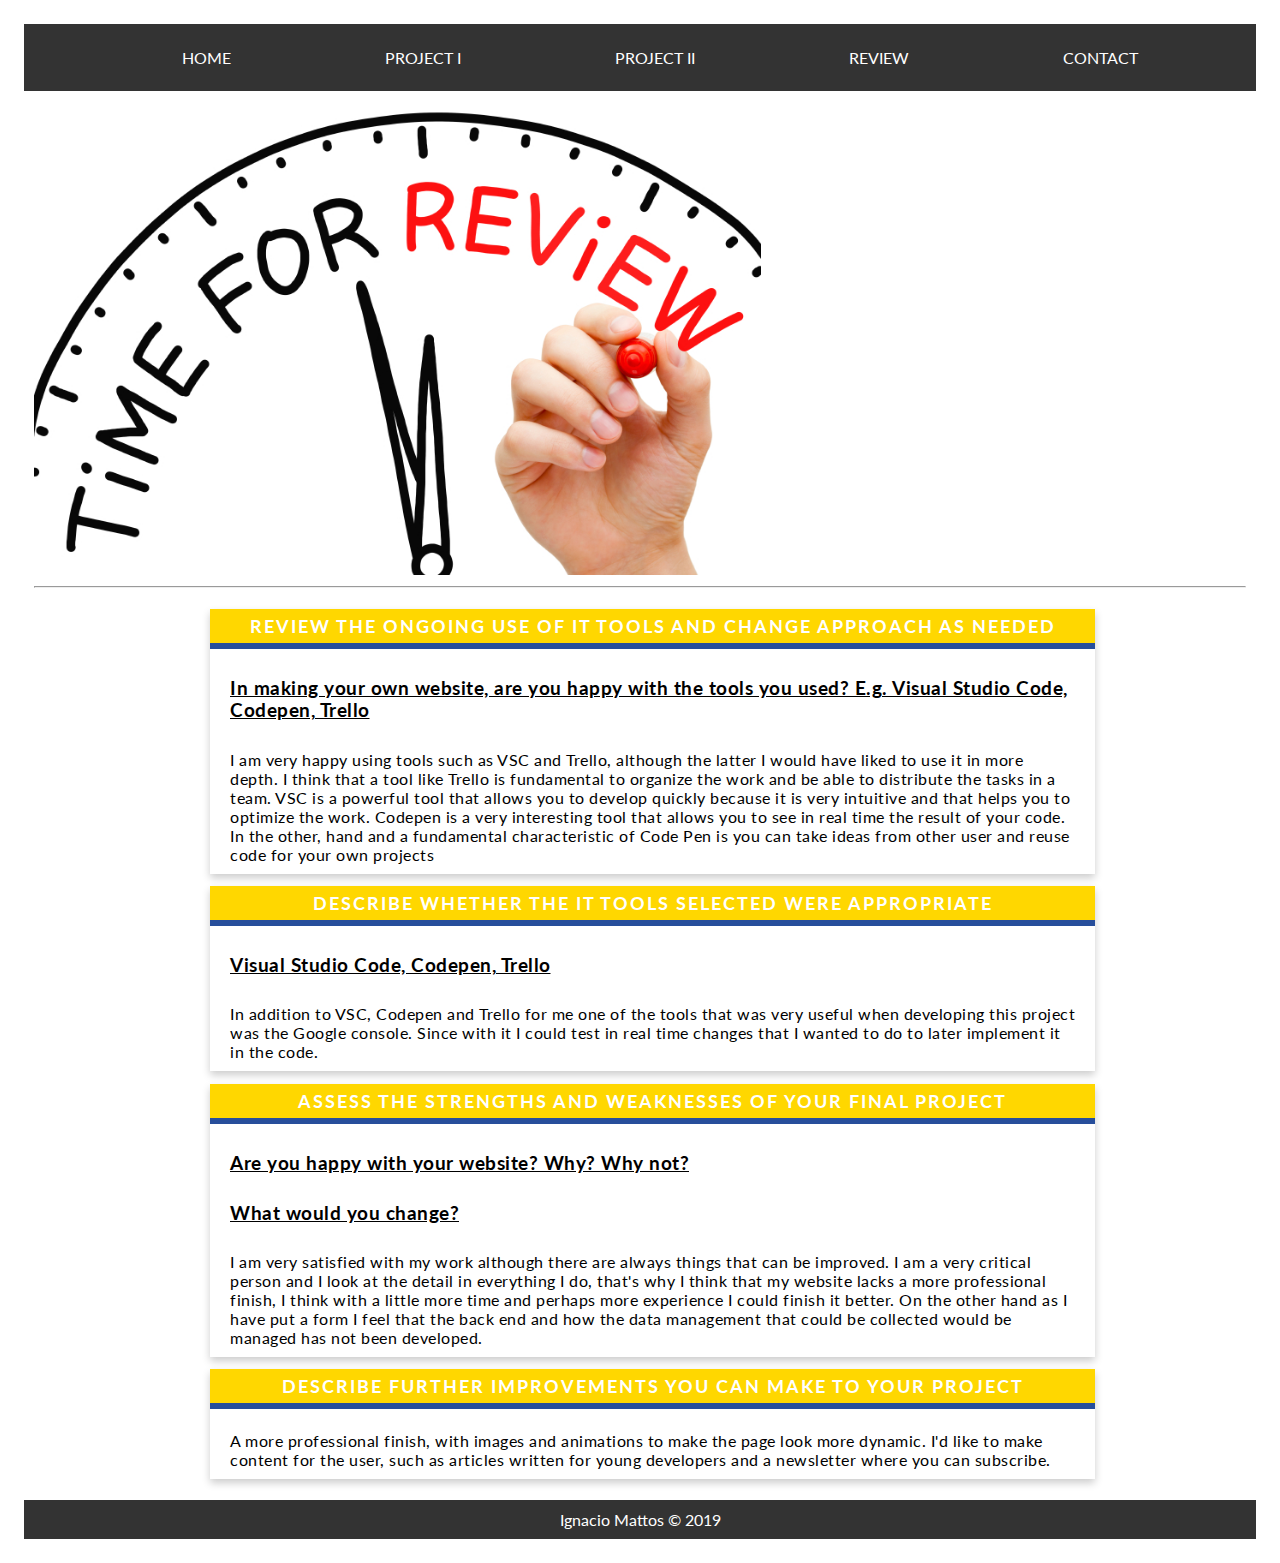
<file: review/index.html>
<!DOCTYPE html>
<html lang="en">
    <head>
            <meta charset="UTF-8">
            <meta name="viewport" content="width=device-width, initial-scale=1.0">
            <link rel="stylesheet" type="text/css" href="style.css">
            <link rel="stylesheet" href="https://use.fontawesome.com/releases/v5.7.2/css/all.css" integrity="sha384-fnmOCqbTlWIlj8LyTjo7mOUStjsKC4pOpQbqyi7RrhN7udi9RwhKkMHpvLbHG9Sr" crossorigin="anonymous">
            <link href="https://fonts.googleapis.com/css?family=Lato" rel="stylesheet">
            

            <title>Nacho Presentation</title>

    </head>
    <body>
        <div class="wrapper">
            <header class="header">
                    <div class="navbar">
                            <ul>
                                    <li><a class="active" href="../index.html">HOME</a></li>
                                    <li><a href="../project1/index.html">PROJECT I</a></li>
                                    <li><a href="../project2/index.html">PROJECT II</a></li>
                                    <li><a href="index.html">REVIEW</a></li>
                                    <li><a href="../form/index.html">CONTACT</a></li>
                            </ul>
                    
                    </div>
                         
            </header>
           
            <article class="main">
              <div>
                  <img class="copy" src="hands-on-review.jpg" alt="review-image" style="width:60%">
              </div>              
                        
                   <hr>
                <div class="personal">
                    <div class="first">
                    <h1>Review the ongoing use of IT tools and change 
                            approach as needed </h1> <h3>In making your own 
                            website, are you happy with the tools you used? 
                            E.g. Visual Studio Code, Codepen, Trello 
                            </h3>
                                    <p>I am very happy using tools such as VSC and Trello, although the latter I would have liked to use it in more depth. I think that a tool like Trello is fundamental to organize the work and be able to distribute the tasks in a team. VSC is a powerful tool that allows you to develop quickly because it is very intuitive and that helps you to optimize the work. Codepen is a very interesting tool that allows you to see in real time the result of your code. In the other, hand and a fundamental characteristic of Code Pen is you can take ideas from other user and reuse code for your own projects</p>
                    </div>
                    <div class="first">
                            <h1> Describe whether the IT tools selected were 
                                    appropriate</h1>
                                    <h3>Visual Studio Code, Codepen, 
                                    Trello</h3>
                                    
                                    <p>In addition to VSC, Codepen and Trello for me one of the tools that was very useful when developing this project was the Google console. Since with it I could test in real time changes that I wanted to do to later implement it in the code.</p>
                    </div>
                        <div class="first">
                                    <h1>Assess the strengths and weaknesses of your 
                                            final project</h1>
                                            <h3>Are you happy with your website? 
                                            Why? Why not?</h3><h3> What 
                                            would you change? </h3>
                                            
                                            <p>I am very satisfied with my work although there are always things that can be improved. I am a very critical person and I look at the detail in everything I do, that's why I think that my website lacks a more professional finish, I think with a little more time and perhaps more experience I could finish it better. On the other hand as I have put a form I feel that the back end and how the data management that could be collected would be managed has not been developed.</p>
                    </div>
                    <div class="first">
                                            <h1>Describe further improvements you can make 
                                                    to your project
                                                    </h1>
                                                    <p>A more professional finish, with images and animations to make the page look more dynamic. I'd like to make content for the user, such as articles written for young developers and a newsletter where you can subscribe.</p>
                    
                    </div>          
                      
                </div>
            </article>
            <aside class="aside aside-1">
                
                     
            </aside>
            <aside class="aside aside-2">
              
                </aside>
            <footer class="footer"> 
                Ignacio Mattos © 2019
                </footer>
        </div>
         <script>
         
         </script>
                        
    </body>
</html>
</file>
<file: style.css>
.wrapper {
    display: flex;
    flex-flow: row wrap;
    justify-content: center;
    font-family: 'Lato','Lucida Sans', 'Lucida Sans Regular', 'Lucida Grande', 'Lucida Sans Unicode', Geneva, Verdana, sans-serif;
    background-color: #F8F9F9;
  }
  
  /* We tell all items to be 100% width, via flex-basis */
  .wrapper > * {
    flex: 1 100%;
  }
  
  /* We rely on source order for mobile-first approach
   * in this case:
   * 1. header
   * 2. article
   * 3. aside 1
   * 4. aside 2
   * 5. footer
   */
  
  /* Medium screens */
  @media all and (min-width: 600px) {
    /* We tell both sidebars to share a row */
    .aside { flex: 1 auto; }
  }
  
  /* Large screens */
  @media all and (min-width: 800px) {
    /* We invert order of first sidebar and main
     * And tell the main element to take twice as much width as the other two sidebars 
     */
    .main { flex: 2 0px; }
    .aside-1 { order: 1; }
    .main    { order: 2; }
    .aside-2 { order: 3; }
    .footer  { order: 4; }
  }
  
  

  
  .wrapper > * {
    padding: 10px;
    flex: 1 100%;
  }
  
  .header {
    background: #333;
  }
  
  .footer {
    background: #ffffff;
  }
  
  .main {
    text-align: left;
    background: #F8F9F9;
    
}
  
  .aside-1 {
    background: #ffd700;
    justify-content: center;
  }
  
  .aside-2 {
    background: #ffd700;
  }
  
  @media all and (min-width: 600px) {
    .aside { flex: 1 0 0; }
  }
  
  @media all and (min-width: 800px) {
    .main    { flex: 3 0px; }
    .aside-1 { order: 1; } 
    .main    { order: 2; }
   .aside-2 { order: 3; }
    .footer  { order: 4; }
  }
  
  body {
    padding: 0em; 
  }

  .navbar {
    margin-left:40px;
    display: flex;
    justify-content: center;
    position: top;
    z-index: 1;
    
    
    
  }
  
  
  ul {
    list-style-type: none;
    margin: 0;
    padding:0;
    overflow: hidden;
    background-color: #333;
  }
  
  li {
    float: left;
  }
  
  li a {
    display: block;
    color: white;
    text-align: center;
    padding: 14px 77px;
    text-decoration: none;
  }
  
  li a:hover {
    background-color: #111;
  }
    
  .img-circle {
    margin-left: 40px;
    margin-top: 20px;
    max-width:350px;
    height:350px;
    border-radius:50%;
    width: 100%
     

}
.img-circle:hover {
  -webkit-transform: rotateY(180deg);
  -webkit-transform-style: preserve-3d;
  transform: rotateY(180deg);
  transform-style: preserve-3d;
}


.personal{
    margin: 0px 4px 0px 4px;
    padding-left: 8px;
    font-size: medium;
    letter-spacing: 0.5px;
    
    background-color: #ffff;
    border: 1px solid #ffff;

    
}
p::first-letter{
  font-size: 2rem;
}
h1{
    font-size: 2em;
    color:#274E9B;
}
.data{
  text-align: center;
  margin-top: 10%;
  line-height: 0.5em;
  color: #333;
}
.video-text{
  display: flex;
  justify-content: center;
  color: #333;
  margin-top: 20%;
}
.course{
  margin-left: 6px;
}
.button{
  background-color: #333; 
  /*border: 2px solid #333;*/
  border: none;
  border-radius: 15px;
  color: white;
  padding: 16px 32px;
  text-align: center;
  text-decoration: none;
  display: inline-block;
  font-size: 16px;
  margin: 4px 2px;
  -webkit-transition-duration: 0.4s; /* Safari */
  transition-duration: 0.4s;
  cursor: pointer;
}
.button:hover {
  background-color: #ffd700;
  color: #333;
  border: 2px solid #333;
}
.media{
  display: flex;
  justify-content: center;
  margin-top: 30px; 
}
.cp_embed_wrapper{
  margin-top: 100px;
}

.port{
  padding: 0px 90px 0px 90px;
  color:#333;
  font-size: 20px;
  
  

}
.footer{
  background-color: #333;
  color: #ffff;
  display: flex;
  justify-content: center;

}
</file>
<file: form/css/util.css>
/*[ FONT SIZE ]
///////////////////////////////////////////////////////////
*/
.fs-1 {font-size: 1px;}
.fs-2 {font-size: 2px;}
.fs-3 {font-size: 3px;}
.fs-4 {font-size: 4px;}
.fs-5 {font-size: 5px;}
.fs-6 {font-size: 6px;}
.fs-7 {font-size: 7px;}
.fs-8 {font-size: 8px;}
.fs-9 {font-size: 9px;}
.fs-10 {font-size: 10px;}
.fs-11 {font-size: 11px;}
.fs-12 {font-size: 12px;}
.fs-13 {font-size: 13px;}
.fs-14 {font-size: 14px;}
.fs-15 {font-size: 15px;}
.fs-16 {font-size: 16px;}
.fs-17 {font-size: 17px;}
.fs-18 {font-size: 18px;}
.fs-19 {font-size: 19px;}
.fs-20 {font-size: 20px;}
.fs-21 {font-size: 21px;}
.fs-22 {font-size: 22px;}
.fs-23 {font-size: 23px;}
.fs-24 {font-size: 24px;}
.fs-25 {font-size: 25px;}
.fs-26 {font-size: 26px;}
.fs-27 {font-size: 27px;}
.fs-28 {font-size: 28px;}
.fs-29 {font-size: 29px;}
.fs-30 {font-size: 30px;}
.fs-31 {font-size: 31px;}
.fs-32 {font-size: 32px;}
.fs-33 {font-size: 33px;}
.fs-34 {font-size: 34px;}
.fs-35 {font-size: 35px;}
.fs-36 {font-size: 36px;}
.fs-37 {font-size: 37px;}
.fs-38 {font-size: 38px;}
.fs-39 {font-size: 39px;}
.fs-40 {font-size: 40px;}
.fs-41 {font-size: 41px;}
.fs-42 {font-size: 42px;}
.fs-43 {font-size: 43px;}
.fs-44 {font-size: 44px;}
.fs-45 {font-size: 45px;}
.fs-46 {font-size: 46px;}
.fs-47 {font-size: 47px;}
.fs-48 {font-size: 48px;}
.fs-49 {font-size: 49px;}
.fs-50 {font-size: 50px;}
.fs-51 {font-size: 51px;}
.fs-52 {font-size: 52px;}
.fs-53 {font-size: 53px;}
.fs-54 {font-size: 54px;}
.fs-55 {font-size: 55px;}
.fs-56 {font-size: 56px;}
.fs-57 {font-size: 57px;}
.fs-58 {font-size: 58px;}
.fs-59 {font-size: 59px;}
.fs-60 {font-size: 60px;}
.fs-61 {font-size: 61px;}
.fs-62 {font-size: 62px;}
.fs-63 {font-size: 63px;}
.fs-64 {font-size: 64px;}
.fs-65 {font-size: 65px;}
.fs-66 {font-size: 66px;}
.fs-67 {font-size: 67px;}
.fs-68 {font-size: 68px;}
.fs-69 {font-size: 69px;}
.fs-70 {font-size: 70px;}
.fs-71 {font-size: 71px;}
.fs-72 {font-size: 72px;}
.fs-73 {font-size: 73px;}
.fs-74 {font-size: 74px;}
.fs-75 {font-size: 75px;}
.fs-76 {font-size: 76px;}
.fs-77 {font-size: 77px;}
.fs-78 {font-size: 78px;}
.fs-79 {font-size: 79px;}
.fs-80 {font-size: 80px;}
.fs-81 {font-size: 81px;}
.fs-82 {font-size: 82px;}
.fs-83 {font-size: 83px;}
.fs-84 {font-size: 84px;}
.fs-85 {font-size: 85px;}
.fs-86 {font-size: 86px;}
.fs-87 {font-size: 87px;}
.fs-88 {font-size: 88px;}
.fs-89 {font-size: 89px;}
.fs-90 {font-size: 90px;}
.fs-91 {font-size: 91px;}
.fs-92 {font-size: 92px;}
.fs-93 {font-size: 93px;}
.fs-94 {font-size: 94px;}
.fs-95 {font-size: 95px;}
.fs-96 {font-size: 96px;}
.fs-97 {font-size: 97px;}
.fs-98 {font-size: 98px;}
.fs-99 {font-size: 99px;}
.fs-100 {font-size: 100px;}
.fs-101 {font-size: 101px;}
.fs-102 {font-size: 102px;}
.fs-103 {font-size: 103px;}
.fs-104 {font-size: 104px;}
.fs-105 {font-size: 105px;}
.fs-106 {font-size: 106px;}
.fs-107 {font-size: 107px;}
.fs-108 {font-size: 108px;}
.fs-109 {font-size: 109px;}
.fs-110 {font-size: 110px;}
.fs-111 {font-size: 111px;}
.fs-112 {font-size: 112px;}
.fs-113 {font-size: 113px;}
.fs-114 {font-size: 114px;}
.fs-115 {font-size: 115px;}
.fs-116 {font-size: 116px;}
.fs-117 {font-size: 117px;}
.fs-118 {font-size: 118px;}
.fs-119 {font-size: 119px;}
.fs-120 {font-size: 120px;}
.fs-121 {font-size: 121px;}
.fs-122 {font-size: 122px;}
.fs-123 {font-size: 123px;}
.fs-124 {font-size: 124px;}
.fs-125 {font-size: 125px;}
.fs-126 {font-size: 126px;}
.fs-127 {font-size: 127px;}
.fs-128 {font-size: 128px;}
.fs-129 {font-size: 129px;}
.fs-130 {font-size: 130px;}
.fs-131 {font-size: 131px;}
.fs-132 {font-size: 132px;}
.fs-133 {font-size: 133px;}
.fs-134 {font-size: 134px;}
.fs-135 {font-size: 135px;}
.fs-136 {font-size: 136px;}
.fs-137 {font-size: 137px;}
.fs-138 {font-size: 138px;}
.fs-139 {font-size: 139px;}
.fs-140 {font-size: 140px;}
.fs-141 {font-size: 141px;}
.fs-142 {font-size: 142px;}
.fs-143 {font-size: 143px;}
.fs-144 {font-size: 144px;}
.fs-145 {font-size: 145px;}
.fs-146 {font-size: 146px;}
.fs-147 {font-size: 147px;}
.fs-148 {font-size: 148px;}
.fs-149 {font-size: 149px;}
.fs-150 {font-size: 150px;}
.fs-151 {font-size: 151px;}
.fs-152 {font-size: 152px;}
.fs-153 {font-size: 153px;}
.fs-154 {font-size: 154px;}
.fs-155 {font-size: 155px;}
.fs-156 {font-size: 156px;}
.fs-157 {font-size: 157px;}
.fs-158 {font-size: 158px;}
.fs-159 {font-size: 159px;}
.fs-160 {font-size: 160px;}
.fs-161 {font-size: 161px;}
.fs-162 {font-size: 162px;}
.fs-163 {font-size: 163px;}
.fs-164 {font-size: 164px;}
.fs-165 {font-size: 165px;}
.fs-166 {font-size: 166px;}
.fs-167 {font-size: 167px;}
.fs-168 {font-size: 168px;}
.fs-169 {font-size: 169px;}
.fs-170 {font-size: 170px;}
.fs-171 {font-size: 171px;}
.fs-172 {font-size: 172px;}
.fs-173 {font-size: 173px;}
.fs-174 {font-size: 174px;}
.fs-175 {font-size: 175px;}
.fs-176 {font-size: 176px;}
.fs-177 {font-size: 177px;}
.fs-178 {font-size: 178px;}
.fs-179 {font-size: 179px;}
.fs-180 {font-size: 180px;}
.fs-181 {font-size: 181px;}
.fs-182 {font-size: 182px;}
.fs-183 {font-size: 183px;}
.fs-184 {font-size: 184px;}
.fs-185 {font-size: 185px;}
.fs-186 {font-size: 186px;}
.fs-187 {font-size: 187px;}
.fs-188 {font-size: 188px;}
.fs-189 {font-size: 189px;}
.fs-190 {font-size: 190px;}
.fs-191 {font-size: 191px;}
.fs-192 {font-size: 192px;}
.fs-193 {font-size: 193px;}
.fs-194 {font-size: 194px;}
.fs-195 {font-size: 195px;}
.fs-196 {font-size: 196px;}
.fs-197 {font-size: 197px;}
.fs-198 {font-size: 198px;}
.fs-199 {font-size: 199px;}
.fs-200 {font-size: 200px;}

/*[ PADDING ]
///////////////////////////////////////////////////////////
*/
.p-t-0 {padding-top: 0px;}
.p-t-1 {padding-top: 1px;}
.p-t-2 {padding-top: 2px;}
.p-t-3 {padding-top: 3px;}
.p-t-4 {padding-top: 4px;}
.p-t-5 {padding-top: 5px;}
.p-t-6 {padding-top: 6px;}
.p-t-7 {padding-top: 7px;}
.p-t-8 {padding-top: 8px;}
.p-t-9 {padding-top: 9px;}
.p-t-10 {padding-top: 10px;}
.p-t-11 {padding-top: 11px;}
.p-t-12 {padding-top: 12px;}
.p-t-13 {padding-top: 13px;}
.p-t-14 {padding-top: 14px;}
.p-t-15 {padding-top: 15px;}
.p-t-16 {padding-top: 16px;}
.p-t-17 {padding-top: 17px;}
.p-t-18 {padding-top: 18px;}
.p-t-19 {padding-top: 19px;}
.p-t-20 {padding-top: 20px;}
.p-t-21 {padding-top: 21px;}
.p-t-22 {padding-top: 22px;}
.p-t-23 {padding-top: 23px;}
.p-t-24 {padding-top: 24px;}
.p-t-25 {padding-top: 25px;}
.p-t-26 {padding-top: 26px;}
.p-t-27 {padding-top: 27px;}
.p-t-28 {padding-top: 28px;}
.p-t-29 {padding-top: 29px;}
.p-t-30 {padding-top: 30px;}
.p-t-31 {padding-top: 31px;}
.p-t-32 {padding-top: 32px;}
.p-t-33 {padding-top: 33px;}
.p-t-34 {padding-top: 34px;}
.p-t-35 {padding-top: 35px;}
.p-t-36 {padding-top: 36px;}
.p-t-37 {padding-top: 37px;}
.p-t-38 {padding-top: 38px;}
.p-t-39 {padding-top: 39px;}
.p-t-40 {padding-top: 40px;}
.p-t-41 {padding-top: 41px;}
.p-t-42 {padding-top: 42px;}
.p-t-43 {padding-top: 43px;}
.p-t-44 {padding-top: 44px;}
.p-t-45 {padding-top: 45px;}
.p-t-46 {padding-top: 46px;}
.p-t-47 {padding-top: 47px;}
.p-t-48 {padding-top: 48px;}
.p-t-49 {padding-top: 49px;}
.p-t-50 {padding-top: 50px;}
.p-t-51 {padding-top: 51px;}
.p-t-52 {padding-top: 52px;}
.p-t-53 {padding-top: 53px;}
.p-t-54 {padding-top: 54px;}
.p-t-55 {padding-top: 55px;}
.p-t-56 {padding-top: 56px;}
.p-t-57 {padding-top: 57px;}
.p-t-58 {padding-top: 58px;}
.p-t-59 {padding-top: 59px;}
.p-t-60 {padding-top: 60px;}
.p-t-61 {padding-top: 61px;}
.p-t-62 {padding-top: 62px;}
.p-t-63 {padding-top: 63px;}
.p-t-64 {padding-top: 64px;}
.p-t-65 {padding-top: 65px;}
.p-t-66 {padding-top: 66px;}
.p-t-67 {padding-top: 67px;}
.p-t-68 {padding-top: 68px;}
.p-t-69 {padding-top: 69px;}
.p-t-70 {padding-top: 70px;}
.p-t-71 {padding-top: 71px;}
.p-t-72 {padding-top: 72px;}
.p-t-73 {padding-top: 73px;}
.p-t-74 {padding-top: 74px;}
.p-t-75 {padding-top: 75px;}
.p-t-76 {padding-top: 76px;}
.p-t-77 {padding-top: 77px;}
.p-t-78 {padding-top: 78px;}
.p-t-79 {padding-top: 79px;}
.p-t-80 {padding-top: 80px;}
.p-t-81 {padding-top: 81px;}
.p-t-82 {padding-top: 82px;}
.p-t-83 {padding-top: 83px;}
.p-t-84 {padding-top: 84px;}
.p-t-85 {padding-top: 85px;}
.p-t-86 {padding-top: 86px;}
.p-t-87 {padding-top: 87px;}
.p-t-88 {padding-top: 88px;}
.p-t-89 {padding-top: 89px;}
.p-t-90 {padding-top: 90px;}
.p-t-91 {padding-top: 91px;}
.p-t-92 {padding-top: 92px;}
.p-t-93 {padding-top: 93px;}
.p-t-94 {padding-top: 94px;}
.p-t-95 {padding-top: 95px;}
.p-t-96 {padding-top: 96px;}
.p-t-97 {padding-top: 97px;}
.p-t-98 {padding-top: 98px;}
.p-t-99 {padding-top: 99px;}
.p-t-100 {padding-top: 100px;}
.p-t-101 {padding-top: 101px;}
.p-t-102 {padding-top: 102px;}
.p-t-103 {padding-top: 103px;}
.p-t-104 {padding-top: 104px;}
.p-t-105 {padding-top: 105px;}
.p-t-106 {padding-top: 106px;}
.p-t-107 {padding-top: 107px;}
.p-t-108 {padding-top: 108px;}
.p-t-109 {padding-top: 109px;}
.p-t-110 {padding-top: 110px;}
.p-t-111 {padding-top: 111px;}
.p-t-112 {padding-top: 112px;}
.p-t-113 {padding-top: 113px;}
.p-t-114 {padding-top: 114px;}
.p-t-115 {padding-top: 115px;}
.p-t-116 {padding-top: 116px;}
.p-t-117 {padding-top: 117px;}
.p-t-118 {padding-top: 118px;}
.p-t-119 {padding-top: 119px;}
.p-t-120 {padding-top: 120px;}
.p-t-121 {padding-top: 121px;}
.p-t-122 {padding-top: 122px;}
.p-t-123 {padding-top: 123px;}
.p-t-124 {padding-top: 124px;}
.p-t-125 {padding-top: 125px;}
.p-t-126 {padding-top: 126px;}
.p-t-127 {padding-top: 127px;}
.p-t-128 {padding-top: 128px;}
.p-t-129 {padding-top: 129px;}
.p-t-130 {padding-top: 130px;}
.p-t-131 {padding-top: 131px;}
.p-t-132 {padding-top: 132px;}
.p-t-133 {padding-top: 133px;}
.p-t-134 {padding-top: 134px;}
.p-t-135 {padding-top: 135px;}
.p-t-136 {padding-top: 136px;}
.p-t-137 {padding-top: 137px;}
.p-t-138 {padding-top: 138px;}
.p-t-139 {padding-top: 139px;}
.p-t-140 {padding-top: 140px;}
.p-t-141 {padding-top: 141px;}
.p-t-142 {padding-top: 142px;}
.p-t-143 {padding-top: 143px;}
.p-t-144 {padding-top: 144px;}
.p-t-145 {padding-top: 145px;}
.p-t-146 {padding-top: 146px;}
.p-t-147 {padding-top: 147px;}
.p-t-148 {padding-top: 148px;}
.p-t-149 {padding-top: 149px;}
.p-t-150 {padding-top: 150px;}
.p-t-151 {padding-top: 151px;}
.p-t-152 {padding-top: 152px;}
.p-t-153 {padding-top: 153px;}
.p-t-154 {padding-top: 154px;}
.p-t-155 {padding-top: 155px;}
.p-t-156 {padding-top: 156px;}
.p-t-157 {padding-top: 157px;}
.p-t-158 {padding-top: 158px;}
.p-t-159 {padding-top: 159px;}
.p-t-160 {padding-top: 160px;}
.p-t-161 {padding-top: 161px;}
.p-t-162 {padding-top: 162px;}
.p-t-163 {padding-top: 163px;}
.p-t-164 {padding-top: 164px;}
.p-t-165 {padding-top: 165px;}
.p-t-166 {padding-top: 166px;}
.p-t-167 {padding-top: 167px;}
.p-t-168 {padding-top: 168px;}
.p-t-169 {padding-top: 169px;}
.p-t-170 {padding-top: 170px;}
.p-t-171 {padding-top: 171px;}
.p-t-172 {padding-top: 172px;}
.p-t-173 {padding-top: 173px;}
.p-t-174 {padding-top: 174px;}
.p-t-175 {padding-top: 175px;}
.p-t-176 {padding-top: 176px;}
.p-t-177 {padding-top: 177px;}
.p-t-178 {padding-top: 178px;}
.p-t-179 {padding-top: 179px;}
.p-t-180 {padding-top: 180px;}
.p-t-181 {padding-top: 181px;}
.p-t-182 {padding-top: 182px;}
.p-t-183 {padding-top: 183px;}
.p-t-184 {padding-top: 184px;}
.p-t-185 {padding-top: 185px;}
.p-t-186 {padding-top: 186px;}
.p-t-187 {padding-top: 187px;}
.p-t-188 {padding-top: 188px;}
.p-t-189 {padding-top: 189px;}
.p-t-190 {padding-top: 190px;}
.p-t-191 {padding-top: 191px;}
.p-t-192 {padding-top: 192px;}
.p-t-193 {padding-top: 193px;}
.p-t-194 {padding-top: 194px;}
.p-t-195 {padding-top: 195px;}
.p-t-196 {padding-top: 196px;}
.p-t-197 {padding-top: 197px;}
.p-t-198 {padding-top: 198px;}
.p-t-199 {padding-top: 199px;}
.p-t-200 {padding-top: 200px;}
.p-t-201 {padding-top: 201px;}
.p-t-202 {padding-top: 202px;}
.p-t-203 {padding-top: 203px;}
.p-t-204 {padding-top: 204px;}
.p-t-205 {padding-top: 205px;}
.p-t-206 {padding-top: 206px;}
.p-t-207 {padding-top: 207px;}
.p-t-208 {padding-top: 208px;}
.p-t-209 {padding-top: 209px;}
.p-t-210 {padding-top: 210px;}
.p-t-211 {padding-top: 211px;}
.p-t-212 {padding-top: 212px;}
.p-t-213 {padding-top: 213px;}
.p-t-214 {padding-top: 214px;}
.p-t-215 {padding-top: 215px;}
.p-t-216 {padding-top: 216px;}
.p-t-217 {padding-top: 217px;}
.p-t-218 {padding-top: 218px;}
.p-t-219 {padding-top: 219px;}
.p-t-220 {padding-top: 220px;}
.p-t-221 {padding-top: 221px;}
.p-t-222 {padding-top: 222px;}
.p-t-223 {padding-top: 223px;}
.p-t-224 {padding-top: 224px;}
.p-t-225 {padding-top: 225px;}
.p-t-226 {padding-top: 226px;}
.p-t-227 {padding-top: 227px;}
.p-t-228 {padding-top: 228px;}
.p-t-229 {padding-top: 229px;}
.p-t-230 {padding-top: 230px;}
.p-t-231 {padding-top: 231px;}
.p-t-232 {padding-top: 232px;}
.p-t-233 {padding-top: 233px;}
.p-t-234 {padding-top: 234px;}
.p-t-235 {padding-top: 235px;}
.p-t-236 {padding-top: 236px;}
.p-t-237 {padding-top: 237px;}
.p-t-238 {padding-top: 238px;}
.p-t-239 {padding-top: 239px;}
.p-t-240 {padding-top: 240px;}
.p-t-241 {padding-top: 241px;}
.p-t-242 {padding-top: 242px;}
.p-t-243 {padding-top: 243px;}
.p-t-244 {padding-top: 244px;}
.p-t-245 {padding-top: 245px;}
.p-t-246 {padding-top: 246px;}
.p-t-247 {padding-top: 247px;}
.p-t-248 {padding-top: 248px;}
.p-t-249 {padding-top: 249px;}
.p-t-250 {padding-top: 250px;}
.p-b-0 {padding-bottom: 0px;}
.p-b-1 {padding-bottom: 1px;}
.p-b-2 {padding-bottom: 2px;}
.p-b-3 {padding-bottom: 3px;}
.p-b-4 {padding-bottom: 4px;}
.p-b-5 {padding-bottom: 5px;}
.p-b-6 {padding-bottom: 6px;}
.p-b-7 {padding-bottom: 7px;}
.p-b-8 {padding-bottom: 8px;}
.p-b-9 {padding-bottom: 9px;}
.p-b-10 {padding-bottom: 10px;}
.p-b-11 {padding-bottom: 11px;}
.p-b-12 {padding-bottom: 12px;}
.p-b-13 {padding-bottom: 13px;}
.p-b-14 {padding-bottom: 14px;}
.p-b-15 {padding-bottom: 15px;}
.p-b-16 {padding-bottom: 16px;}
.p-b-17 {padding-bottom: 17px;}
.p-b-18 {padding-bottom: 18px;}
.p-b-19 {padding-bottom: 19px;}
.p-b-20 {padding-bottom: 20px;}
.p-b-21 {padding-bottom: 21px;}
.p-b-22 {padding-bottom: 22px;}
.p-b-23 {padding-bottom: 23px;}
.p-b-24 {padding-bottom: 24px;}
.p-b-25 {padding-bottom: 25px;}
.p-b-26 {padding-bottom: 26px;}
.p-b-27 {padding-bottom: 27px;}
.p-b-28 {padding-bottom: 28px;}
.p-b-29 {padding-bottom: 29px;}
.p-b-30 {padding-bottom: 30px;}
.p-b-31 {padding-bottom: 31px;}
.p-b-32 {padding-bottom: 32px;}
.p-b-33 {padding-bottom: 33px;}
.p-b-34 {padding-bottom: 34px;}
.p-b-35 {padding-bottom: 35px;}
.p-b-36 {padding-bottom: 36px;}
.p-b-37 {padding-bottom: 37px;}
.p-b-38 {padding-bottom: 38px;}
.p-b-39 {padding-bottom: 39px;}
.p-b-40 {padding-bottom: 40px;}
.p-b-41 {padding-bottom: 41px;}
.p-b-42 {padding-bottom: 42px;}
.p-b-43 {padding-bottom: 43px;}
.p-b-44 {padding-bottom: 44px;}
.p-b-45 {padding-bottom: 45px;}
.p-b-46 {padding-bottom: 46px;}
.p-b-47 {padding-bottom: 47px;}
.p-b-48 {padding-bottom: 48px;}
.p-b-49 {padding-bottom: 49px;}
.p-b-50 {padding-bottom: 50px;}
.p-b-51 {padding-bottom: 51px;}
.p-b-52 {padding-bottom: 52px;}
.p-b-53 {padding-bottom: 53px;}
.p-b-54 {padding-bottom: 54px;}
.p-b-55 {padding-bottom: 55px;}
.p-b-56 {padding-bottom: 56px;}
.p-b-57 {padding-bottom: 57px;}
.p-b-58 {padding-bottom: 58px;}
.p-b-59 {padding-bottom: 59px;}
.p-b-60 {padding-bottom: 60px;}
.p-b-61 {padding-bottom: 61px;}
.p-b-62 {padding-bottom: 62px;}
.p-b-63 {padding-bottom: 63px;}
.p-b-64 {padding-bottom: 64px;}
.p-b-65 {padding-bottom: 65px;}
.p-b-66 {padding-bottom: 66px;}
.p-b-67 {padding-bottom: 67px;}
.p-b-68 {padding-bottom: 68px;}
.p-b-69 {padding-bottom: 69px;}
.p-b-70 {padding-bottom: 70px;}
.p-b-71 {padding-bottom: 71px;}
.p-b-72 {padding-bottom: 72px;}
.p-b-73 {padding-bottom: 73px;}
.p-b-74 {padding-bottom: 74px;}
.p-b-75 {padding-bottom: 75px;}
.p-b-76 {padding-bottom: 76px;}
.p-b-77 {padding-bottom: 77px;}
.p-b-78 {padding-bottom: 78px;}
.p-b-79 {padding-bottom: 79px;}
.p-b-80 {padding-bottom: 80px;}
.p-b-81 {padding-bottom: 81px;}
.p-b-82 {padding-bottom: 82px;}
.p-b-83 {padding-bottom: 83px;}
.p-b-84 {padding-bottom: 84px;}
.p-b-85 {padding-bottom: 85px;}
.p-b-86 {padding-bottom: 86px;}
.p-b-87 {padding-bottom: 87px;}
.p-b-88 {padding-bottom: 88px;}
.p-b-89 {padding-bottom: 89px;}
.p-b-90 {padding-bottom: 90px;}
.p-b-91 {padding-bottom: 91px;}
.p-b-92 {padding-bottom: 92px;}
.p-b-93 {padding-bottom: 93px;}
.p-b-94 {padding-bottom: 94px;}
.p-b-95 {padding-bottom: 95px;}
.p-b-96 {padding-bottom: 96px;}
.p-b-97 {padding-bottom: 97px;}
.p-b-98 {padding-bottom: 98px;}
.p-b-99 {padding-bottom: 99px;}
.p-b-100 {padding-bottom: 100px;}
.p-b-101 {padding-bottom: 101px;}
.p-b-102 {padding-bottom: 102px;}
.p-b-103 {padding-bottom: 103px;}
.p-b-104 {padding-bottom: 104px;}
.p-b-105 {padding-bottom: 105px;}
.p-b-106 {padding-bottom: 106px;}
.p-b-107 {padding-bottom: 107px;}
.p-b-108 {padding-bottom: 108px;}
.p-b-109 {padding-bottom: 109px;}
.p-b-110 {padding-bottom: 110px;}
.p-b-111 {padding-bottom: 111px;}
.p-b-112 {padding-bottom: 112px;}
.p-b-113 {padding-bottom: 113px;}
.p-b-114 {padding-bottom: 114px;}
.p-b-115 {padding-bottom: 115px;}
.p-b-116 {padding-bottom: 116px;}
.p-b-117 {padding-bottom: 117px;}
.p-b-118 {padding-bottom: 118px;}
.p-b-119 {padding-bottom: 119px;}
.p-b-120 {padding-bottom: 120px;}
.p-b-121 {padding-bottom: 121px;}
.p-b-122 {padding-bottom: 122px;}
.p-b-123 {padding-bottom: 123px;}
.p-b-124 {padding-bottom: 124px;}
.p-b-125 {padding-bottom: 125px;}
.p-b-126 {padding-bottom: 126px;}
.p-b-127 {padding-bottom: 127px;}
.p-b-128 {padding-bottom: 128px;}
.p-b-129 {padding-bottom: 129px;}
.p-b-130 {padding-bottom: 130px;}
.p-b-131 {padding-bottom: 131px;}
.p-b-132 {padding-bottom: 132px;}
.p-b-133 {padding-bottom: 133px;}
.p-b-134 {padding-bottom: 134px;}
.p-b-135 {padding-bottom: 135px;}
.p-b-136 {padding-bottom: 136px;}
.p-b-137 {padding-bottom: 137px;}
.p-b-138 {padding-bottom: 138px;}
.p-b-139 {padding-bottom: 139px;}
.p-b-140 {padding-bottom: 140px;}
.p-b-141 {padding-bottom: 141px;}
.p-b-142 {padding-bottom: 142px;}
.p-b-143 {padding-bottom: 143px;}
.p-b-144 {padding-bottom: 144px;}
.p-b-145 {padding-bottom: 145px;}
.p-b-146 {padding-bottom: 146px;}
.p-b-147 {padding-bottom: 147px;}
.p-b-148 {padding-bottom: 148px;}
.p-b-149 {padding-bottom: 149px;}
.p-b-150 {padding-bottom: 150px;}
.p-b-151 {padding-bottom: 151px;}
.p-b-152 {padding-bottom: 152px;}
.p-b-153 {padding-bottom: 153px;}
.p-b-154 {padding-bottom: 154px;}
.p-b-155 {padding-bottom: 155px;}
.p-b-156 {padding-bottom: 156px;}
.p-b-157 {padding-bottom: 157px;}
.p-b-158 {padding-bottom: 158px;}
.p-b-159 {padding-bottom: 159px;}
.p-b-160 {padding-bottom: 160px;}
.p-b-161 {padding-bottom: 161px;}
.p-b-162 {padding-bottom: 162px;}
.p-b-163 {padding-bottom: 163px;}
.p-b-164 {padding-bottom: 164px;}
.p-b-165 {padding-bottom: 165px;}
.p-b-166 {padding-bottom: 166px;}
.p-b-167 {padding-bottom: 167px;}
.p-b-168 {padding-bottom: 168px;}
.p-b-169 {padding-bottom: 169px;}
.p-b-170 {padding-bottom: 170px;}
.p-b-171 {padding-bottom: 171px;}
.p-b-172 {padding-bottom: 172px;}
.p-b-173 {padding-bottom: 173px;}
.p-b-174 {padding-bottom: 174px;}
.p-b-175 {padding-bottom: 175px;}
.p-b-176 {padding-bottom: 176px;}
.p-b-177 {padding-bottom: 177px;}
.p-b-178 {padding-bottom: 178px;}
.p-b-179 {padding-bottom: 179px;}
.p-b-180 {padding-bottom: 180px;}
.p-b-181 {padding-bottom: 181px;}
.p-b-182 {padding-bottom: 182px;}
.p-b-183 {padding-bottom: 183px;}
.p-b-184 {padding-bottom: 184px;}
.p-b-185 {padding-bottom: 185px;}
.p-b-186 {padding-bottom: 186px;}
.p-b-187 {padding-bottom: 187px;}
.p-b-188 {padding-bottom: 188px;}
.p-b-189 {padding-bottom: 189px;}
.p-b-190 {padding-bottom: 190px;}
.p-b-191 {padding-bottom: 191px;}
.p-b-192 {padding-bottom: 192px;}
.p-b-193 {padding-bottom: 193px;}
.p-b-194 {padding-bottom: 194px;}
.p-b-195 {padding-bottom: 195px;}
.p-b-196 {padding-bottom: 196px;}
.p-b-197 {padding-bottom: 197px;}
.p-b-198 {padding-bottom: 198px;}
.p-b-199 {padding-bottom: 199px;}
.p-b-200 {padding-bottom: 200px;}
.p-b-201 {padding-bottom: 201px;}
.p-b-202 {padding-bottom: 202px;}
.p-b-203 {padding-bottom: 203px;}
.p-b-204 {padding-bottom: 204px;}
.p-b-205 {padding-bottom: 205px;}
.p-b-206 {padding-bottom: 206px;}
.p-b-207 {padding-bottom: 207px;}
.p-b-208 {padding-bottom: 208px;}
.p-b-209 {padding-bottom: 209px;}
.p-b-210 {padding-bottom: 210px;}
.p-b-211 {padding-bottom: 211px;}
.p-b-212 {padding-bottom: 212px;}
.p-b-213 {padding-bottom: 213px;}
.p-b-214 {padding-bottom: 214px;}
.p-b-215 {padding-bottom: 215px;}
.p-b-216 {padding-bottom: 216px;}
.p-b-217 {padding-bottom: 217px;}
.p-b-218 {padding-bottom: 218px;}
.p-b-219 {padding-bottom: 219px;}
.p-b-220 {padding-bottom: 220px;}
.p-b-221 {padding-bottom: 221px;}
.p-b-222 {padding-bottom: 222px;}
.p-b-223 {padding-bottom: 223px;}
.p-b-224 {padding-bottom: 224px;}
.p-b-225 {padding-bottom: 225px;}
.p-b-226 {padding-bottom: 226px;}
.p-b-227 {padding-bottom: 227px;}
.p-b-228 {padding-bottom: 228px;}
.p-b-229 {padding-bottom: 229px;}
.p-b-230 {padding-bottom: 230px;}
.p-b-231 {padding-bottom: 231px;}
.p-b-232 {padding-bottom: 232px;}
.p-b-233 {padding-bottom: 233px;}
.p-b-234 {padding-bottom: 234px;}
.p-b-235 {padding-bottom: 235px;}
.p-b-236 {padding-bottom: 236px;}
.p-b-237 {padding-bottom: 237px;}
.p-b-238 {padding-bottom: 238px;}
.p-b-239 {padding-bottom: 239px;}
.p-b-240 {padding-bottom: 240px;}
.p-b-241 {padding-bottom: 241px;}
.p-b-242 {padding-bottom: 242px;}
.p-b-243 {padding-bottom: 243px;}
.p-b-244 {padding-bottom: 244px;}
.p-b-245 {padding-bottom: 245px;}
.p-b-246 {padding-bottom: 246px;}
.p-b-247 {padding-bottom: 247px;}
.p-b-248 {padding-bottom: 248px;}
.p-b-249 {padding-bottom: 249px;}
.p-b-250 {padding-bottom: 250px;}
.p-l-0 {padding-left: 0px;}
.p-l-1 {padding-left: 1px;}
.p-l-2 {padding-left: 2px;}
.p-l-3 {padding-left: 3px;}
.p-l-4 {padding-left: 4px;}
.p-l-5 {padding-left: 5px;}
.p-l-6 {padding-left: 6px;}
.p-l-7 {padding-left: 7px;}
.p-l-8 {padding-left: 8px;}
.p-l-9 {padding-left: 9px;}
.p-l-10 {padding-left: 10px;}
.p-l-11 {padding-left: 11px;}
.p-l-12 {padding-left: 12px;}
.p-l-13 {padding-left: 13px;}
.p-l-14 {padding-left: 14px;}
.p-l-15 {padding-left: 15px;}
.p-l-16 {padding-left: 16px;}
.p-l-17 {padding-left: 17px;}
.p-l-18 {padding-left: 18px;}
.p-l-19 {padding-left: 19px;}
.p-l-20 {padding-left: 20px;}
.p-l-21 {padding-left: 21px;}
.p-l-22 {padding-left: 22px;}
.p-l-23 {padding-left: 23px;}
.p-l-24 {padding-left: 24px;}
.p-l-25 {padding-left: 25px;}
.p-l-26 {padding-left: 26px;}
.p-l-27 {padding-left: 27px;}
.p-l-28 {padding-left: 28px;}
.p-l-29 {padding-left: 29px;}
.p-l-30 {padding-left: 30px;}
.p-l-31 {padding-left: 31px;}
.p-l-32 {padding-left: 32px;}
.p-l-33 {padding-left: 33px;}
.p-l-34 {padding-left: 34px;}
.p-l-35 {padding-left: 35px;}
.p-l-36 {padding-left: 36px;}
.p-l-37 {padding-left: 37px;}
.p-l-38 {padding-left: 38px;}
.p-l-39 {padding-left: 39px;}
.p-l-40 {padding-left: 40px;}
.p-l-41 {padding-left: 41px;}
.p-l-42 {padding-left: 42px;}
.p-l-43 {padding-left: 43px;}
.p-l-44 {padding-left: 44px;}
.p-l-45 {padding-left: 45px;}
.p-l-46 {padding-left: 46px;}
.p-l-47 {padding-left: 47px;}
.p-l-48 {padding-left: 48px;}
.p-l-49 {padding-left: 49px;}
.p-l-50 {padding-left: 50px;}
.p-l-51 {padding-left: 51px;}
.p-l-52 {padding-left: 52px;}
.p-l-53 {padding-left: 53px;}
.p-l-54 {padding-left: 54px;}
.p-l-55 {padding-left: 55px;}
.p-l-56 {padding-left: 56px;}
.p-l-57 {padding-left: 57px;}
.p-l-58 {padding-left: 58px;}
.p-l-59 {padding-left: 59px;}
.p-l-60 {padding-left: 60px;}
.p-l-61 {padding-left: 61px;}
.p-l-62 {padding-left: 62px;}
.p-l-63 {padding-left: 63px;}
.p-l-64 {padding-left: 64px;}
.p-l-65 {padding-left: 65px;}
.p-l-66 {padding-left: 66px;}
.p-l-67 {padding-left: 67px;}
.p-l-68 {padding-left: 68px;}
.p-l-69 {padding-left: 69px;}
.p-l-70 {padding-left: 70px;}
.p-l-71 {padding-left: 71px;}
.p-l-72 {padding-left: 72px;}
.p-l-73 {padding-left: 73px;}
.p-l-74 {padding-left: 74px;}
.p-l-75 {padding-left: 75px;}
.p-l-76 {padding-left: 76px;}
.p-l-77 {padding-left: 77px;}
.p-l-78 {padding-left: 78px;}
.p-l-79 {padding-left: 79px;}
.p-l-80 {padding-left: 80px;}
.p-l-81 {padding-left: 81px;}
.p-l-82 {padding-left: 82px;}
.p-l-83 {padding-left: 83px;}
.p-l-84 {padding-left: 84px;}
.p-l-85 {padding-left: 85px;}
.p-l-86 {padding-left: 86px;}
.p-l-87 {padding-left: 87px;}
.p-l-88 {padding-left: 88px;}
.p-l-89 {padding-left: 89px;}
.p-l-90 {padding-left: 90px;}
.p-l-91 {padding-left: 91px;}
.p-l-92 {padding-left: 92px;}
.p-l-93 {padding-left: 93px;}
.p-l-94 {padding-left: 94px;}
.p-l-95 {padding-left: 95px;}
.p-l-96 {padding-left: 96px;}
.p-l-97 {padding-left: 97px;}
.p-l-98 {padding-left: 98px;}
.p-l-99 {padding-left: 99px;}
.p-l-100 {padding-left: 100px;}
.p-l-101 {padding-left: 101px;}
.p-l-102 {padding-left: 102px;}
.p-l-103 {padding-left: 103px;}
.p-l-104 {padding-left: 104px;}
.p-l-105 {padding-left: 105px;}
.p-l-106 {padding-left: 106px;}
.p-l-107 {padding-left: 107px;}
.p-l-108 {padding-left: 108px;}
.p-l-109 {padding-left: 109px;}
.p-l-110 {padding-left: 110px;}
.p-l-111 {padding-left: 111px;}
.p-l-112 {padding-left: 112px;}
.p-l-113 {padding-left: 113px;}
.p-l-114 {padding-left: 114px;}
.p-l-115 {padding-left: 115px;}
.p-l-116 {padding-left: 116px;}
.p-l-117 {padding-left: 117px;}
.p-l-118 {padding-left: 118px;}
.p-l-119 {padding-left: 119px;}
.p-l-120 {padding-left: 120px;}
.p-l-121 {padding-left: 121px;}
.p-l-122 {padding-left: 122px;}
.p-l-123 {padding-left: 123px;}
.p-l-124 {padding-left: 124px;}
.p-l-125 {padding-left: 125px;}
.p-l-126 {padding-left: 126px;}
.p-l-127 {padding-left: 127px;}
.p-l-128 {padding-left: 128px;}
.p-l-129 {padding-left: 129px;}
.p-l-130 {padding-left: 130px;}
.p-l-131 {padding-left: 131px;}
.p-l-132 {padding-left: 132px;}
.p-l-133 {padding-left: 133px;}
.p-l-134 {padding-left: 134px;}
.p-l-135 {padding-left: 135px;}
.p-l-136 {padding-left: 136px;}
.p-l-137 {padding-left: 137px;}
.p-l-138 {padding-left: 138px;}
.p-l-139 {padding-left: 139px;}
.p-l-140 {padding-left: 140px;}
.p-l-141 {padding-left: 141px;}
.p-l-142 {padding-left: 142px;}
.p-l-143 {padding-left: 143px;}
.p-l-144 {padding-left: 144px;}
.p-l-145 {padding-left: 145px;}
.p-l-146 {padding-left: 146px;}
.p-l-147 {padding-left: 147px;}
.p-l-148 {padding-left: 148px;}
.p-l-149 {padding-left: 149px;}
.p-l-150 {padding-left: 150px;}
.p-l-151 {padding-left: 151px;}
.p-l-152 {padding-left: 152px;}
.p-l-153 {padding-left: 153px;}
.p-l-154 {padding-left: 154px;}
.p-l-155 {padding-left: 155px;}
.p-l-156 {padding-left: 156px;}
.p-l-157 {padding-left: 157px;}
.p-l-158 {padding-left: 158px;}
.p-l-159 {padding-left: 159px;}
.p-l-160 {padding-left: 160px;}
.p-l-161 {padding-left: 161px;}
.p-l-162 {padding-left: 162px;}
.p-l-163 {padding-left: 163px;}
.p-l-164 {padding-left: 164px;}
.p-l-165 {padding-left: 165px;}
.p-l-166 {padding-left: 166px;}
.p-l-167 {padding-left: 167px;}
.p-l-168 {padding-left: 168px;}
.p-l-169 {padding-left: 169px;}
.p-l-170 {padding-left: 170px;}
.p-l-171 {padding-left: 171px;}
.p-l-172 {padding-left: 172px;}
.p-l-173 {padding-left: 173px;}
.p-l-174 {padding-left: 174px;}
.p-l-175 {padding-left: 175px;}
.p-l-176 {padding-left: 176px;}
.p-l-177 {padding-left: 177px;}
.p-l-178 {padding-left: 178px;}
.p-l-179 {padding-left: 179px;}
.p-l-180 {padding-left: 180px;}
.p-l-181 {padding-left: 181px;}
.p-l-182 {padding-left: 182px;}
.p-l-183 {padding-left: 183px;}
.p-l-184 {padding-left: 184px;}
.p-l-185 {padding-left: 185px;}
.p-l-186 {padding-left: 186px;}
.p-l-187 {padding-left: 187px;}
.p-l-188 {padding-left: 188px;}
.p-l-189 {padding-left: 189px;}
.p-l-190 {padding-left: 190px;}
.p-l-191 {padding-left: 191px;}
.p-l-192 {padding-left: 192px;}
.p-l-193 {padding-left: 193px;}
.p-l-194 {padding-left: 194px;}
.p-l-195 {padding-left: 195px;}
.p-l-196 {padding-left: 196px;}
.p-l-197 {padding-left: 197px;}
.p-l-198 {padding-left: 198px;}
.p-l-199 {padding-left: 199px;}
.p-l-200 {padding-left: 200px;}
.p-l-201 {padding-left: 201px;}
.p-l-202 {padding-left: 202px;}
.p-l-203 {padding-left: 203px;}
.p-l-204 {padding-left: 204px;}
.p-l-205 {padding-left: 205px;}
.p-l-206 {padding-left: 206px;}
.p-l-207 {padding-left: 207px;}
.p-l-208 {padding-left: 208px;}
.p-l-209 {padding-left: 209px;}
.p-l-210 {padding-left: 210px;}
.p-l-211 {padding-left: 211px;}
.p-l-212 {padding-left: 212px;}
.p-l-213 {padding-left: 213px;}
.p-l-214 {padding-left: 214px;}
.p-l-215 {padding-left: 215px;}
.p-l-216 {padding-left: 216px;}
.p-l-217 {padding-left: 217px;}
.p-l-218 {padding-left: 218px;}
.p-l-219 {padding-left: 219px;}
.p-l-220 {padding-left: 220px;}
.p-l-221 {padding-left: 221px;}
.p-l-222 {padding-left: 222px;}
.p-l-223 {padding-left: 223px;}
.p-l-224 {padding-left: 224px;}
.p-l-225 {padding-left: 225px;}
.p-l-226 {padding-left: 226px;}
.p-l-227 {padding-left: 227px;}
.p-l-228 {padding-left: 228px;}
.p-l-229 {padding-left: 229px;}
.p-l-230 {padding-left: 230px;}
.p-l-231 {padding-left: 231px;}
.p-l-232 {padding-left: 232px;}
.p-l-233 {padding-left: 233px;}
.p-l-234 {padding-left: 234px;}
.p-l-235 {padding-left: 235px;}
.p-l-236 {padding-left: 236px;}
.p-l-237 {padding-left: 237px;}
.p-l-238 {padding-left: 238px;}
.p-l-239 {padding-left: 239px;}
.p-l-240 {padding-left: 240px;}
.p-l-241 {padding-left: 241px;}
.p-l-242 {padding-left: 242px;}
.p-l-243 {padding-left: 243px;}
.p-l-244 {padding-left: 244px;}
.p-l-245 {padding-left: 245px;}
.p-l-246 {padding-left: 246px;}
.p-l-247 {padding-left: 247px;}
.p-l-248 {padding-left: 248px;}
.p-l-249 {padding-left: 249px;}
.p-l-250 {padding-left: 250px;}
.p-r-0 {padding-right: 0px;}
.p-r-1 {padding-right: 1px;}
.p-r-2 {padding-right: 2px;}
.p-r-3 {padding-right: 3px;}
.p-r-4 {padding-right: 4px;}
.p-r-5 {padding-right: 5px;}
.p-r-6 {padding-right: 6px;}
.p-r-7 {padding-right: 7px;}
.p-r-8 {padding-right: 8px;}
.p-r-9 {padding-right: 9px;}
.p-r-10 {padding-right: 10px;}
.p-r-11 {padding-right: 11px;}
.p-r-12 {padding-right: 12px;}
.p-r-13 {padding-right: 13px;}
.p-r-14 {padding-right: 14px;}
.p-r-15 {padding-right: 15px;}
.p-r-16 {padding-right: 16px;}
.p-r-17 {padding-right: 17px;}
.p-r-18 {padding-right: 18px;}
.p-r-19 {padding-right: 19px;}
.p-r-20 {padding-right: 20px;}
.p-r-21 {padding-right: 21px;}
.p-r-22 {padding-right: 22px;}
.p-r-23 {padding-right: 23px;}
.p-r-24 {padding-right: 24px;}
.p-r-25 {padding-right: 25px;}
.p-r-26 {padding-right: 26px;}
.p-r-27 {padding-right: 27px;}
.p-r-28 {padding-right: 28px;}
.p-r-29 {padding-right: 29px;}
.p-r-30 {padding-right: 30px;}
.p-r-31 {padding-right: 31px;}
.p-r-32 {padding-right: 32px;}
.p-r-33 {padding-right: 33px;}
.p-r-34 {padding-right: 34px;}
.p-r-35 {padding-right: 35px;}
.p-r-36 {padding-right: 36px;}
.p-r-37 {padding-right: 37px;}
.p-r-38 {padding-right: 38px;}
.p-r-39 {padding-right: 39px;}
.p-r-40 {padding-right: 40px;}
.p-r-41 {padding-right: 41px;}
.p-r-42 {padding-right: 42px;}
.p-r-43 {padding-right: 43px;}
.p-r-44 {padding-right: 44px;}
.p-r-45 {padding-right: 45px;}
.p-r-46 {padding-right: 46px;}
.p-r-47 {padding-right: 47px;}
.p-r-48 {padding-right: 48px;}
.p-r-49 {padding-right: 49px;}
.p-r-50 {padding-right: 50px;}
.p-r-51 {padding-right: 51px;}
.p-r-52 {padding-right: 52px;}
.p-r-53 {padding-right: 53px;}
.p-r-54 {padding-right: 54px;}
.p-r-55 {padding-right: 55px;}
.p-r-56 {padding-right: 56px;}
.p-r-57 {padding-right: 57px;}
.p-r-58 {padding-right: 58px;}
.p-r-59 {padding-right: 59px;}
.p-r-60 {padding-right: 60px;}
.p-r-61 {padding-right: 61px;}
.p-r-62 {padding-right: 62px;}
.p-r-63 {padding-right: 63px;}
.p-r-64 {padding-right: 64px;}
.p-r-65 {padding-right: 65px;}
.p-r-66 {padding-right: 66px;}
.p-r-67 {padding-right: 67px;}
.p-r-68 {padding-right: 68px;}
.p-r-69 {padding-right: 69px;}
.p-r-70 {padding-right: 70px;}
.p-r-71 {padding-right: 71px;}
.p-r-72 {padding-right: 72px;}
.p-r-73 {padding-right: 73px;}
.p-r-74 {padding-right: 74px;}
.p-r-75 {padding-right: 75px;}
.p-r-76 {padding-right: 76px;}
.p-r-77 {padding-right: 77px;}
.p-r-78 {padding-right: 78px;}
.p-r-79 {padding-right: 79px;}
.p-r-80 {padding-right: 80px;}
.p-r-81 {padding-right: 81px;}
.p-r-82 {padding-right: 82px;}
.p-r-83 {padding-right: 83px;}
.p-r-84 {padding-right: 84px;}
.p-r-85 {padding-right: 85px;}
.p-r-86 {padding-right: 86px;}
.p-r-87 {padding-right: 87px;}
.p-r-88 {padding-right: 88px;}
.p-r-89 {padding-right: 89px;}
.p-r-90 {padding-right: 90px;}
.p-r-91 {padding-right: 91px;}
.p-r-92 {padding-right: 92px;}
.p-r-93 {padding-right: 93px;}
.p-r-94 {padding-right: 94px;}
.p-r-95 {padding-right: 95px;}
.p-r-96 {padding-right: 96px;}
.p-r-97 {padding-right: 97px;}
.p-r-98 {padding-right: 98px;}
.p-r-99 {padding-right: 99px;}
.p-r-100 {padding-right: 100px;}
.p-r-101 {padding-right: 101px;}
.p-r-102 {padding-right: 102px;}
.p-r-103 {padding-right: 103px;}
.p-r-104 {padding-right: 104px;}
.p-r-105 {padding-right: 105px;}
.p-r-106 {padding-right: 106px;}
.p-r-107 {padding-right: 107px;}
.p-r-108 {padding-right: 108px;}
.p-r-109 {padding-right: 109px;}
.p-r-110 {padding-right: 110px;}
.p-r-111 {padding-right: 111px;}
.p-r-112 {padding-right: 112px;}
.p-r-113 {padding-right: 113px;}
.p-r-114 {padding-right: 114px;}
.p-r-115 {padding-right: 115px;}
.p-r-116 {padding-right: 116px;}
.p-r-117 {padding-right: 117px;}
.p-r-118 {padding-right: 118px;}
.p-r-119 {padding-right: 119px;}
.p-r-120 {padding-right: 120px;}
.p-r-121 {padding-right: 121px;}
.p-r-122 {padding-right: 122px;}
.p-r-123 {padding-right: 123px;}
.p-r-124 {padding-right: 124px;}
.p-r-125 {padding-right: 125px;}
.p-r-126 {padding-right: 126px;}
.p-r-127 {padding-right: 127px;}
.p-r-128 {padding-right: 128px;}
.p-r-129 {padding-right: 129px;}
.p-r-130 {padding-right: 130px;}
.p-r-131 {padding-right: 131px;}
.p-r-132 {padding-right: 132px;}
.p-r-133 {padding-right: 133px;}
.p-r-134 {padding-right: 134px;}
.p-r-135 {padding-right: 135px;}
.p-r-136 {padding-right: 136px;}
.p-r-137 {padding-right: 137px;}
.p-r-138 {padding-right: 138px;}
.p-r-139 {padding-right: 139px;}
.p-r-140 {padding-right: 140px;}
.p-r-141 {padding-right: 141px;}
.p-r-142 {padding-right: 142px;}
.p-r-143 {padding-right: 143px;}
.p-r-144 {padding-right: 144px;}
.p-r-145 {padding-right: 145px;}
.p-r-146 {padding-right: 146px;}
.p-r-147 {padding-right: 147px;}
.p-r-148 {padding-right: 148px;}
.p-r-149 {padding-right: 149px;}
.p-r-150 {padding-right: 150px;}
.p-r-151 {padding-right: 151px;}
.p-r-152 {padding-right: 152px;}
.p-r-153 {padding-right: 153px;}
.p-r-154 {padding-right: 154px;}
.p-r-155 {padding-right: 155px;}
.p-r-156 {padding-right: 156px;}
.p-r-157 {padding-right: 157px;}
.p-r-158 {padding-right: 158px;}
.p-r-159 {padding-right: 159px;}
.p-r-160 {padding-right: 160px;}
.p-r-161 {padding-right: 161px;}
.p-r-162 {padding-right: 162px;}
.p-r-163 {padding-right: 163px;}
.p-r-164 {padding-right: 164px;}
.p-r-165 {padding-right: 165px;}
.p-r-166 {padding-right: 166px;}
.p-r-167 {padding-right: 167px;}
.p-r-168 {padding-right: 168px;}
.p-r-169 {padding-right: 169px;}
.p-r-170 {padding-right: 170px;}
.p-r-171 {padding-right: 171px;}
.p-r-172 {padding-right: 172px;}
.p-r-173 {padding-right: 173px;}
.p-r-174 {padding-right: 174px;}
.p-r-175 {padding-right: 175px;}
.p-r-176 {padding-right: 176px;}
.p-r-177 {padding-right: 177px;}
.p-r-178 {padding-right: 178px;}
.p-r-179 {padding-right: 179px;}
.p-r-180 {padding-right: 180px;}
.p-r-181 {padding-right: 181px;}
.p-r-182 {padding-right: 182px;}
.p-r-183 {padding-right: 183px;}
.p-r-184 {padding-right: 184px;}
.p-r-185 {padding-right: 185px;}
.p-r-186 {padding-right: 186px;}
.p-r-187 {padding-right: 187px;}
.p-r-188 {padding-right: 188px;}
.p-r-189 {padding-right: 189px;}
.p-r-190 {padding-right: 190px;}
.p-r-191 {padding-right: 191px;}
.p-r-192 {padding-right: 192px;}
.p-r-193 {padding-right: 193px;}
.p-r-194 {padding-right: 194px;}
.p-r-195 {padding-right: 195px;}
.p-r-196 {padding-right: 196px;}
.p-r-197 {padding-right: 197px;}
.p-r-198 {padding-right: 198px;}
.p-r-199 {padding-right: 199px;}
.p-r-200 {padding-right: 200px;}
.p-r-201 {padding-right: 201px;}
.p-r-202 {padding-right: 202px;}
.p-r-203 {padding-right: 203px;}
.p-r-204 {padding-right: 204px;}
.p-r-205 {padding-right: 205px;}
.p-r-206 {padding-right: 206px;}
.p-r-207 {padding-right: 207px;}
.p-r-208 {padding-right: 208px;}
.p-r-209 {padding-right: 209px;}
.p-r-210 {padding-right: 210px;}
.p-r-211 {padding-right: 211px;}
.p-r-212 {padding-right: 212px;}
.p-r-213 {padding-right: 213px;}
.p-r-214 {padding-right: 214px;}
.p-r-215 {padding-right: 215px;}
.p-r-216 {padding-right: 216px;}
.p-r-217 {padding-right: 217px;}
.p-r-218 {padding-right: 218px;}
.p-r-219 {padding-right: 219px;}
.p-r-220 {padding-right: 220px;}
.p-r-221 {padding-right: 221px;}
.p-r-222 {padding-right: 222px;}
.p-r-223 {padding-right: 223px;}
.p-r-224 {padding-right: 224px;}
.p-r-225 {padding-right: 225px;}
.p-r-226 {padding-right: 226px;}
.p-r-227 {padding-right: 227px;}
.p-r-228 {padding-right: 228px;}
.p-r-229 {padding-right: 229px;}
.p-r-230 {padding-right: 230px;}
.p-r-231 {padding-right: 231px;}
.p-r-232 {padding-right: 232px;}
.p-r-233 {padding-right: 233px;}
.p-r-234 {padding-right: 234px;}
.p-r-235 {padding-right: 235px;}
.p-r-236 {padding-right: 236px;}
.p-r-237 {padding-right: 237px;}
.p-r-238 {padding-right: 238px;}
.p-r-239 {padding-right: 239px;}
.p-r-240 {padding-right: 240px;}
.p-r-241 {padding-right: 241px;}
.p-r-242 {padding-right: 242px;}
.p-r-243 {padding-right: 243px;}
.p-r-244 {padding-right: 244px;}
.p-r-245 {padding-right: 245px;}
.p-r-246 {padding-right: 246px;}
.p-r-247 {padding-right: 247px;}
.p-r-248 {padding-right: 248px;}
.p-r-249 {padding-right: 249px;}
.p-r-250 {padding-right: 250px;}

/*[ MARGIN ]
///////////////////////////////////////////////////////////
*/
.m-t-0 {margin-top: 0px;}
.m-t-1 {margin-top: 1px;}
.m-t-2 {margin-top: 2px;}
.m-t-3 {margin-top: 3px;}
.m-t-4 {margin-top: 4px;}
.m-t-5 {margin-top: 5px;}
.m-t-6 {margin-top: 6px;}
.m-t-7 {margin-top: 7px;}
.m-t-8 {margin-top: 8px;}
.m-t-9 {margin-top: 9px;}
.m-t-10 {margin-top: 10px;}
.m-t-11 {margin-top: 11px;}
.m-t-12 {margin-top: 12px;}
.m-t-13 {margin-top: 13px;}
.m-t-14 {margin-top: 14px;}
.m-t-15 {margin-top: 15px;}
.m-t-16 {margin-top: 16px;}
.m-t-17 {margin-top: 17px;}
.m-t-18 {margin-top: 18px;}
.m-t-19 {margin-top: 19px;}
.m-t-20 {margin-top: 20px;}
.m-t-21 {margin-top: 21px;}
.m-t-22 {margin-top: 22px;}
.m-t-23 {margin-top: 23px;}
.m-t-24 {margin-top: 24px;}
.m-t-25 {margin-top: 25px;}
.m-t-26 {margin-top: 26px;}
.m-t-27 {margin-top: 27px;}
.m-t-28 {margin-top: 28px;}
.m-t-29 {margin-top: 29px;}
.m-t-30 {margin-top: 30px;}
.m-t-31 {margin-top: 31px;}
.m-t-32 {margin-top: 32px;}
.m-t-33 {margin-top: 33px;}
.m-t-34 {margin-top: 34px;}
.m-t-35 {margin-top: 35px;}
.m-t-36 {margin-top: 36px;}
.m-t-37 {margin-top: 37px;}
.m-t-38 {margin-top: 38px;}
.m-t-39 {margin-top: 39px;}
.m-t-40 {margin-top: 40px;}
.m-t-41 {margin-top: 41px;}
.m-t-42 {margin-top: 42px;}
.m-t-43 {margin-top: 43px;}
.m-t-44 {margin-top: 44px;}
.m-t-45 {margin-top: 45px;}
.m-t-46 {margin-top: 46px;}
.m-t-47 {margin-top: 47px;}
.m-t-48 {margin-top: 48px;}
.m-t-49 {margin-top: 49px;}
.m-t-50 {margin-top: 50px;}
.m-t-51 {margin-top: 51px;}
.m-t-52 {margin-top: 52px;}
.m-t-53 {margin-top: 53px;}
.m-t-54 {margin-top: 54px;}
.m-t-55 {margin-top: 55px;}
.m-t-56 {margin-top: 56px;}
.m-t-57 {margin-top: 57px;}
.m-t-58 {margin-top: 58px;}
.m-t-59 {margin-top: 59px;}
.m-t-60 {margin-top: 60px;}
.m-t-61 {margin-top: 61px;}
.m-t-62 {margin-top: 62px;}
.m-t-63 {margin-top: 63px;}
.m-t-64 {margin-top: 64px;}
.m-t-65 {margin-top: 65px;}
.m-t-66 {margin-top: 66px;}
.m-t-67 {margin-top: 67px;}
.m-t-68 {margin-top: 68px;}
.m-t-69 {margin-top: 69px;}
.m-t-70 {margin-top: 70px;}
.m-t-71 {margin-top: 71px;}
.m-t-72 {margin-top: 72px;}
.m-t-73 {margin-top: 73px;}
.m-t-74 {margin-top: 74px;}
.m-t-75 {margin-top: 75px;}
.m-t-76 {margin-top: 76px;}
.m-t-77 {margin-top: 77px;}
.m-t-78 {margin-top: 78px;}
.m-t-79 {margin-top: 79px;}
.m-t-80 {margin-top: 80px;}
.m-t-81 {margin-top: 81px;}
.m-t-82 {margin-top: 82px;}
.m-t-83 {margin-top: 83px;}
.m-t-84 {margin-top: 84px;}
.m-t-85 {margin-top: 85px;}
.m-t-86 {margin-top: 86px;}
.m-t-87 {margin-top: 87px;}
.m-t-88 {margin-top: 88px;}
.m-t-89 {margin-top: 89px;}
.m-t-90 {margin-top: 90px;}
.m-t-91 {margin-top: 91px;}
.m-t-92 {margin-top: 92px;}
.m-t-93 {margin-top: 93px;}
.m-t-94 {margin-top: 94px;}
.m-t-95 {margin-top: 95px;}
.m-t-96 {margin-top: 96px;}
.m-t-97 {margin-top: 97px;}
.m-t-98 {margin-top: 98px;}
.m-t-99 {margin-top: 99px;}
.m-t-100 {margin-top: 100px;}
.m-t-101 {margin-top: 101px;}
.m-t-102 {margin-top: 102px;}
.m-t-103 {margin-top: 103px;}
.m-t-104 {margin-top: 104px;}
.m-t-105 {margin-top: 105px;}
.m-t-106 {margin-top: 106px;}
.m-t-107 {margin-top: 107px;}
.m-t-108 {margin-top: 108px;}
.m-t-109 {margin-top: 109px;}
.m-t-110 {margin-top: 110px;}
.m-t-111 {margin-top: 111px;}
.m-t-112 {margin-top: 112px;}
.m-t-113 {margin-top: 113px;}
.m-t-114 {margin-top: 114px;}
.m-t-115 {margin-top: 115px;}
.m-t-116 {margin-top: 116px;}
.m-t-117 {margin-top: 117px;}
.m-t-118 {margin-top: 118px;}
.m-t-119 {margin-top: 119px;}
.m-t-120 {margin-top: 120px;}
.m-t-121 {margin-top: 121px;}
.m-t-122 {margin-top: 122px;}
.m-t-123 {margin-top: 123px;}
.m-t-124 {margin-top: 124px;}
.m-t-125 {margin-top: 125px;}
.m-t-126 {margin-top: 126px;}
.m-t-127 {margin-top: 127px;}
.m-t-128 {margin-top: 128px;}
.m-t-129 {margin-top: 129px;}
.m-t-130 {margin-top: 130px;}
.m-t-131 {margin-top: 131px;}
.m-t-132 {margin-top: 132px;}
.m-t-133 {margin-top: 133px;}
.m-t-134 {margin-top: 134px;}
.m-t-135 {margin-top: 135px;}
.m-t-136 {margin-top: 136px;}
.m-t-137 {margin-top: 137px;}
.m-t-138 {margin-top: 138px;}
.m-t-139 {margin-top: 139px;}
.m-t-140 {margin-top: 140px;}
.m-t-141 {margin-top: 141px;}
.m-t-142 {margin-top: 142px;}
.m-t-143 {margin-top: 143px;}
.m-t-144 {margin-top: 144px;}
.m-t-145 {margin-top: 145px;}
.m-t-146 {margin-top: 146px;}
.m-t-147 {margin-top: 147px;}
.m-t-148 {margin-top: 148px;}
.m-t-149 {margin-top: 149px;}
.m-t-150 {margin-top: 150px;}
.m-t-151 {margin-top: 151px;}
.m-t-152 {margin-top: 152px;}
.m-t-153 {margin-top: 153px;}
.m-t-154 {margin-top: 154px;}
.m-t-155 {margin-top: 155px;}
.m-t-156 {margin-top: 156px;}
.m-t-157 {margin-top: 157px;}
.m-t-158 {margin-top: 158px;}
.m-t-159 {margin-top: 159px;}
.m-t-160 {margin-top: 160px;}
.m-t-161 {margin-top: 161px;}
.m-t-162 {margin-top: 162px;}
.m-t-163 {margin-top: 163px;}
.m-t-164 {margin-top: 164px;}
.m-t-165 {margin-top: 165px;}
.m-t-166 {margin-top: 166px;}
.m-t-167 {margin-top: 167px;}
.m-t-168 {margin-top: 168px;}
.m-t-169 {margin-top: 169px;}
.m-t-170 {margin-top: 170px;}
.m-t-171 {margin-top: 171px;}
.m-t-172 {margin-top: 172px;}
.m-t-173 {margin-top: 173px;}
.m-t-174 {margin-top: 174px;}
.m-t-175 {margin-top: 175px;}
.m-t-176 {margin-top: 176px;}
.m-t-177 {margin-top: 177px;}
.m-t-178 {margin-top: 178px;}
.m-t-179 {margin-top: 179px;}
.m-t-180 {margin-top: 180px;}
.m-t-181 {margin-top: 181px;}
.m-t-182 {margin-top: 182px;}
.m-t-183 {margin-top: 183px;}
.m-t-184 {margin-top: 184px;}
.m-t-185 {margin-top: 185px;}
.m-t-186 {margin-top: 186px;}
.m-t-187 {margin-top: 187px;}
.m-t-188 {margin-top: 188px;}
.m-t-189 {margin-top: 189px;}
.m-t-190 {margin-top: 190px;}
.m-t-191 {margin-top: 191px;}
.m-t-192 {margin-top: 192px;}
.m-t-193 {margin-top: 193px;}
.m-t-194 {margin-top: 194px;}
.m-t-195 {margin-top: 195px;}
.m-t-196 {margin-top: 196px;}
.m-t-197 {margin-top: 197px;}
.m-t-198 {margin-top: 198px;}
.m-t-199 {margin-top: 199px;}
.m-t-200 {margin-top: 200px;}
.m-t-201 {margin-top: 201px;}
.m-t-202 {margin-top: 202px;}
.m-t-203 {margin-top: 203px;}
.m-t-204 {margin-top: 204px;}
.m-t-205 {margin-top: 205px;}
.m-t-206 {margin-top: 206px;}
.m-t-207 {margin-top: 207px;}
.m-t-208 {margin-top: 208px;}
.m-t-209 {margin-top: 209px;}
.m-t-210 {margin-top: 210px;}
.m-t-211 {margin-top: 211px;}
.m-t-212 {margin-top: 212px;}
.m-t-213 {margin-top: 213px;}
.m-t-214 {margin-top: 214px;}
.m-t-215 {margin-top: 215px;}
.m-t-216 {margin-top: 216px;}
.m-t-217 {margin-top: 217px;}
.m-t-218 {margin-top: 218px;}
.m-t-219 {margin-top: 219px;}
.m-t-220 {margin-top: 220px;}
.m-t-221 {margin-top: 221px;}
.m-t-222 {margin-top: 222px;}
.m-t-223 {margin-top: 223px;}
.m-t-224 {margin-top: 224px;}
.m-t-225 {margin-top: 225px;}
.m-t-226 {margin-top: 226px;}
.m-t-227 {margin-top: 227px;}
.m-t-228 {margin-top: 228px;}
.m-t-229 {margin-top: 229px;}
.m-t-230 {margin-top: 230px;}
.m-t-231 {margin-top: 231px;}
.m-t-232 {margin-top: 232px;}
.m-t-233 {margin-top: 233px;}
.m-t-234 {margin-top: 234px;}
.m-t-235 {margin-top: 235px;}
.m-t-236 {margin-top: 236px;}
.m-t-237 {margin-top: 237px;}
.m-t-238 {margin-top: 238px;}
.m-t-239 {margin-top: 239px;}
.m-t-240 {margin-top: 240px;}
.m-t-241 {margin-top: 241px;}
.m-t-242 {margin-top: 242px;}
.m-t-243 {margin-top: 243px;}
.m-t-244 {margin-top: 244px;}
.m-t-245 {margin-top: 245px;}
.m-t-246 {margin-top: 246px;}
.m-t-247 {margin-top: 247px;}
.m-t-248 {margin-top: 248px;}
.m-t-249 {margin-top: 249px;}
.m-t-250 {margin-top: 250px;}
.m-b-0 {margin-bottom: 0px;}
.m-b-1 {margin-bottom: 1px;}
.m-b-2 {margin-bottom: 2px;}
.m-b-3 {margin-bottom: 3px;}
.m-b-4 {margin-bottom: 4px;}
.m-b-5 {margin-bottom: 5px;}
.m-b-6 {margin-bottom: 6px;}
.m-b-7 {margin-bottom: 7px;}
.m-b-8 {margin-bottom: 8px;}
.m-b-9 {margin-bottom: 9px;}
.m-b-10 {margin-bottom: 10px;}
.m-b-11 {margin-bottom: 11px;}
.m-b-12 {margin-bottom: 12px;}
.m-b-13 {margin-bottom: 13px;}
.m-b-14 {margin-bottom: 14px;}
.m-b-15 {margin-bottom: 15px;}
.m-b-16 {margin-bottom: 16px;}
.m-b-17 {margin-bottom: 17px;}
.m-b-18 {margin-bottom: 18px;}
.m-b-19 {margin-bottom: 19px;}
.m-b-20 {margin-bottom: 20px;}
.m-b-21 {margin-bottom: 21px;}
.m-b-22 {margin-bottom: 22px;}
.m-b-23 {margin-bottom: 23px;}
.m-b-24 {margin-bottom: 24px;}
.m-b-25 {margin-bottom: 25px;}
.m-b-26 {margin-bottom: 26px;}
.m-b-27 {margin-bottom: 27px;}
.m-b-28 {margin-bottom: 28px;}
.m-b-29 {margin-bottom: 29px;}
.m-b-30 {margin-bottom: 30px;}
.m-b-31 {margin-bottom: 31px;}
.m-b-32 {margin-bottom: 32px;}
.m-b-33 {margin-bottom: 33px;}
.m-b-34 {margin-bottom: 34px;}
.m-b-35 {margin-bottom: 35px;}
.m-b-36 {margin-bottom: 36px;}
.m-b-37 {margin-bottom: 37px;}
.m-b-38 {margin-bottom: 38px;}
.m-b-39 {margin-bottom: 39px;}
.m-b-40 {margin-bottom: 40px;}
.m-b-41 {margin-bottom: 41px;}
.m-b-42 {margin-bottom: 42px;}
.m-b-43 {margin-bottom: 43px;}
.m-b-44 {margin-bottom: 44px;}
.m-b-45 {margin-bottom: 45px;}
.m-b-46 {margin-bottom: 46px;}
.m-b-47 {margin-bottom: 47px;}
.m-b-48 {margin-bottom: 48px;}
.m-b-49 {margin-bottom: 49px;}
.m-b-50 {margin-bottom: 50px;}
.m-b-51 {margin-bottom: 51px;}
.m-b-52 {margin-bottom: 52px;}
.m-b-53 {margin-bottom: 53px;}
.m-b-54 {margin-bottom: 54px;}
.m-b-55 {margin-bottom: 55px;}
.m-b-56 {margin-bottom: 56px;}
.m-b-57 {margin-bottom: 57px;}
.m-b-58 {margin-bottom: 58px;}
.m-b-59 {margin-bottom: 59px;}
.m-b-60 {margin-bottom: 60px;}
.m-b-61 {margin-bottom: 61px;}
.m-b-62 {margin-bottom: 62px;}
.m-b-63 {margin-bottom: 63px;}
.m-b-64 {margin-bottom: 64px;}
.m-b-65 {margin-bottom: 65px;}
.m-b-66 {margin-bottom: 66px;}
.m-b-67 {margin-bottom: 67px;}
.m-b-68 {margin-bottom: 68px;}
.m-b-69 {margin-bottom: 69px;}
.m-b-70 {margin-bottom: 70px;}
.m-b-71 {margin-bottom: 71px;}
.m-b-72 {margin-bottom: 72px;}
.m-b-73 {margin-bottom: 73px;}
.m-b-74 {margin-bottom: 74px;}
.m-b-75 {margin-bottom: 75px;}
.m-b-76 {margin-bottom: 76px;}
.m-b-77 {margin-bottom: 77px;}
.m-b-78 {margin-bottom: 78px;}
.m-b-79 {margin-bottom: 79px;}
.m-b-80 {margin-bottom: 80px;}
.m-b-81 {margin-bottom: 81px;}
.m-b-82 {margin-bottom: 82px;}
.m-b-83 {margin-bottom: 83px;}
.m-b-84 {margin-bottom: 84px;}
.m-b-85 {margin-bottom: 85px;}
.m-b-86 {margin-bottom: 86px;}
.m-b-87 {margin-bottom: 87px;}
.m-b-88 {margin-bottom: 88px;}
.m-b-89 {margin-bottom: 89px;}
.m-b-90 {margin-bottom: 90px;}
.m-b-91 {margin-bottom: 91px;}
.m-b-92 {margin-bottom: 92px;}
.m-b-93 {margin-bottom: 93px;}
.m-b-94 {margin-bottom: 94px;}
.m-b-95 {margin-bottom: 95px;}
.m-b-96 {margin-bottom: 96px;}
.m-b-97 {margin-bottom: 97px;}
.m-b-98 {margin-bottom: 98px;}
.m-b-99 {margin-bottom: 99px;}
.m-b-100 {margin-bottom: 100px;}
.m-b-101 {margin-bottom: 101px;}
.m-b-102 {margin-bottom: 102px;}
.m-b-103 {margin-bottom: 103px;}
.m-b-104 {margin-bottom: 104px;}
.m-b-105 {margin-bottom: 105px;}
.m-b-106 {margin-bottom: 106px;}
.m-b-107 {margin-bottom: 107px;}
.m-b-108 {margin-bottom: 108px;}
.m-b-109 {margin-bottom: 109px;}
.m-b-110 {margin-bottom: 110px;}
.m-b-111 {margin-bottom: 111px;}
.m-b-112 {margin-bottom: 112px;}
.m-b-113 {margin-bottom: 113px;}
.m-b-114 {margin-bottom: 114px;}
.m-b-115 {margin-bottom: 115px;}
.m-b-116 {margin-bottom: 116px;}
.m-b-117 {margin-bottom: 117px;}
.m-b-118 {margin-bottom: 118px;}
.m-b-119 {margin-bottom: 119px;}
.m-b-120 {margin-bottom: 120px;}
.m-b-121 {margin-bottom: 121px;}
.m-b-122 {margin-bottom: 122px;}
.m-b-123 {margin-bottom: 123px;}
.m-b-124 {margin-bottom: 124px;}
.m-b-125 {margin-bottom: 125px;}
.m-b-126 {margin-bottom: 126px;}
.m-b-127 {margin-bottom: 127px;}
.m-b-128 {margin-bottom: 128px;}
.m-b-129 {margin-bottom: 129px;}
.m-b-130 {margin-bottom: 130px;}
.m-b-131 {margin-bottom: 131px;}
.m-b-132 {margin-bottom: 132px;}
.m-b-133 {margin-bottom: 133px;}
.m-b-134 {margin-bottom: 134px;}
.m-b-135 {margin-bottom: 135px;}
.m-b-136 {margin-bottom: 136px;}
.m-b-137 {margin-bottom: 137px;}
.m-b-138 {margin-bottom: 138px;}
.m-b-139 {margin-bottom: 139px;}
.m-b-140 {margin-bottom: 140px;}
.m-b-141 {margin-bottom: 141px;}
.m-b-142 {margin-bottom: 142px;}
.m-b-143 {margin-bottom: 143px;}
.m-b-144 {margin-bottom: 144px;}
.m-b-145 {margin-bottom: 145px;}
.m-b-146 {margin-bottom: 146px;}
.m-b-147 {margin-bottom: 147px;}
.m-b-148 {margin-bottom: 148px;}
.m-b-149 {margin-bottom: 149px;}
.m-b-150 {margin-bottom: 150px;}
.m-b-151 {margin-bottom: 151px;}
.m-b-152 {margin-bottom: 152px;}
.m-b-153 {margin-bottom: 153px;}
.m-b-154 {margin-bottom: 154px;}
.m-b-155 {margin-bottom: 155px;}
.m-b-156 {margin-bottom: 156px;}
.m-b-157 {margin-bottom: 157px;}
.m-b-158 {margin-bottom: 158px;}
.m-b-159 {margin-bottom: 159px;}
.m-b-160 {margin-bottom: 160px;}
.m-b-161 {margin-bottom: 161px;}
.m-b-162 {margin-bottom: 162px;}
.m-b-163 {margin-bottom: 163px;}
.m-b-164 {margin-bottom: 164px;}
.m-b-165 {margin-bottom: 165px;}
.m-b-166 {margin-bottom: 166px;}
.m-b-167 {margin-bottom: 167px;}
.m-b-168 {margin-bottom: 168px;}
.m-b-169 {margin-bottom: 169px;}
.m-b-170 {margin-bottom: 170px;}
.m-b-171 {margin-bottom: 171px;}
.m-b-172 {margin-bottom: 172px;}
.m-b-173 {margin-bottom: 173px;}
.m-b-174 {margin-bottom: 174px;}
.m-b-175 {margin-bottom: 175px;}
.m-b-176 {margin-bottom: 176px;}
.m-b-177 {margin-bottom: 177px;}
.m-b-178 {margin-bottom: 178px;}
.m-b-179 {margin-bottom: 179px;}
.m-b-180 {margin-bottom: 180px;}
.m-b-181 {margin-bottom: 181px;}
.m-b-182 {margin-bottom: 182px;}
.m-b-183 {margin-bottom: 183px;}
.m-b-184 {margin-bottom: 184px;}
.m-b-185 {margin-bottom: 185px;}
.m-b-186 {margin-bottom: 186px;}
.m-b-187 {margin-bottom: 187px;}
.m-b-188 {margin-bottom: 188px;}
.m-b-189 {margin-bottom: 189px;}
.m-b-190 {margin-bottom: 190px;}
.m-b-191 {margin-bottom: 191px;}
.m-b-192 {margin-bottom: 192px;}
.m-b-193 {margin-bottom: 193px;}
.m-b-194 {margin-bottom: 194px;}
.m-b-195 {margin-bottom: 195px;}
.m-b-196 {margin-bottom: 196px;}
.m-b-197 {margin-bottom: 197px;}
.m-b-198 {margin-bottom: 198px;}
.m-b-199 {margin-bottom: 199px;}
.m-b-200 {margin-bottom: 200px;}
.m-b-201 {margin-bottom: 201px;}
.m-b-202 {margin-bottom: 202px;}
.m-b-203 {margin-bottom: 203px;}
.m-b-204 {margin-bottom: 204px;}
.m-b-205 {margin-bottom: 205px;}
.m-b-206 {margin-bottom: 206px;}
.m-b-207 {margin-bottom: 207px;}
.m-b-208 {margin-bottom: 208px;}
.m-b-209 {margin-bottom: 209px;}
.m-b-210 {margin-bottom: 210px;}
.m-b-211 {margin-bottom: 211px;}
.m-b-212 {margin-bottom: 212px;}
.m-b-213 {margin-bottom: 213px;}
.m-b-214 {margin-bottom: 214px;}
.m-b-215 {margin-bottom: 215px;}
.m-b-216 {margin-bottom: 216px;}
.m-b-217 {margin-bottom: 217px;}
.m-b-218 {margin-bottom: 218px;}
.m-b-219 {margin-bottom: 219px;}
.m-b-220 {margin-bottom: 220px;}
.m-b-221 {margin-bottom: 221px;}
.m-b-222 {margin-bottom: 222px;}
.m-b-223 {margin-bottom: 223px;}
.m-b-224 {margin-bottom: 224px;}
.m-b-225 {margin-bottom: 225px;}
.m-b-226 {margin-bottom: 226px;}
.m-b-227 {margin-bottom: 227px;}
.m-b-228 {margin-bottom: 228px;}
.m-b-229 {margin-bottom: 229px;}
.m-b-230 {margin-bottom: 230px;}
.m-b-231 {margin-bottom: 231px;}
.m-b-232 {margin-bottom: 232px;}
.m-b-233 {margin-bottom: 233px;}
.m-b-234 {margin-bottom: 234px;}
.m-b-235 {margin-bottom: 235px;}
.m-b-236 {margin-bottom: 236px;}
.m-b-237 {margin-bottom: 237px;}
.m-b-238 {margin-bottom: 238px;}
.m-b-239 {margin-bottom: 239px;}
.m-b-240 {margin-bottom: 240px;}
.m-b-241 {margin-bottom: 241px;}
.m-b-242 {margin-bottom: 242px;}
.m-b-243 {margin-bottom: 243px;}
.m-b-244 {margin-bottom: 244px;}
.m-b-245 {margin-bottom: 245px;}
.m-b-246 {margin-bottom: 246px;}
.m-b-247 {margin-bottom: 247px;}
.m-b-248 {margin-bottom: 248px;}
.m-b-249 {margin-bottom: 249px;}
.m-b-250 {margin-bottom: 250px;}
.m-l-0 {margin-left: 0px;}
.m-l-1 {margin-left: 1px;}
.m-l-2 {margin-left: 2px;}
.m-l-3 {margin-left: 3px;}
.m-l-4 {margin-left: 4px;}
.m-l-5 {margin-left: 5px;}
.m-l-6 {margin-left: 6px;}
.m-l-7 {margin-left: 7px;}
.m-l-8 {margin-left: 8px;}
.m-l-9 {margin-left: 9px;}
.m-l-10 {margin-left: 10px;}
.m-l-11 {margin-left: 11px;}
.m-l-12 {margin-left: 12px;}
.m-l-13 {margin-left: 13px;}
.m-l-14 {margin-left: 14px;}
.m-l-15 {margin-left: 15px;}
.m-l-16 {margin-left: 16px;}
.m-l-17 {margin-left: 17px;}
.m-l-18 {margin-left: 18px;}
.m-l-19 {margin-left: 19px;}
.m-l-20 {margin-left: 20px;}
.m-l-21 {margin-left: 21px;}
.m-l-22 {margin-left: 22px;}
.m-l-23 {margin-left: 23px;}
.m-l-24 {margin-left: 24px;}
.m-l-25 {margin-left: 25px;}
.m-l-26 {margin-left: 26px;}
.m-l-27 {margin-left: 27px;}
.m-l-28 {margin-left: 28px;}
.m-l-29 {margin-left: 29px;}
.m-l-30 {margin-left: 30px;}
.m-l-31 {margin-left: 31px;}
.m-l-32 {margin-left: 32px;}
.m-l-33 {margin-left: 33px;}
.m-l-34 {margin-left: 34px;}
.m-l-35 {margin-left: 35px;}
.m-l-36 {margin-left: 36px;}
.m-l-37 {margin-left: 37px;}
.m-l-38 {margin-left: 38px;}
.m-l-39 {margin-left: 39px;}
.m-l-40 {margin-left: 40px;}
.m-l-41 {margin-left: 41px;}
.m-l-42 {margin-left: 42px;}
.m-l-43 {margin-left: 43px;}
.m-l-44 {margin-left: 44px;}
.m-l-45 {margin-left: 45px;}
.m-l-46 {margin-left: 46px;}
.m-l-47 {margin-left: 47px;}
.m-l-48 {margin-left: 48px;}
.m-l-49 {margin-left: 49px;}
.m-l-50 {margin-left: 50px;}
.m-l-51 {margin-left: 51px;}
.m-l-52 {margin-left: 52px;}
.m-l-53 {margin-left: 53px;}
.m-l-54 {margin-left: 54px;}
.m-l-55 {margin-left: 55px;}
.m-l-56 {margin-left: 56px;}
.m-l-57 {margin-left: 57px;}
.m-l-58 {margin-left: 58px;}
.m-l-59 {margin-left: 59px;}
.m-l-60 {margin-left: 60px;}
.m-l-61 {margin-left: 61px;}
.m-l-62 {margin-left: 62px;}
.m-l-63 {margin-left: 63px;}
.m-l-64 {margin-left: 64px;}
.m-l-65 {margin-left: 65px;}
.m-l-66 {margin-left: 66px;}
.m-l-67 {margin-left: 67px;}
.m-l-68 {margin-left: 68px;}
.m-l-69 {margin-left: 69px;}
.m-l-70 {margin-left: 70px;}
.m-l-71 {margin-left: 71px;}
.m-l-72 {margin-left: 72px;}
.m-l-73 {margin-left: 73px;}
.m-l-74 {margin-left: 74px;}
.m-l-75 {margin-left: 75px;}
.m-l-76 {margin-left: 76px;}
.m-l-77 {margin-left: 77px;}
.m-l-78 {margin-left: 78px;}
.m-l-79 {margin-left: 79px;}
.m-l-80 {margin-left: 80px;}
.m-l-81 {margin-left: 81px;}
.m-l-82 {margin-left: 82px;}
.m-l-83 {margin-left: 83px;}
.m-l-84 {margin-left: 84px;}
.m-l-85 {margin-left: 85px;}
.m-l-86 {margin-left: 86px;}
.m-l-87 {margin-left: 87px;}
.m-l-88 {margin-left: 88px;}
.m-l-89 {margin-left: 89px;}
.m-l-90 {margin-left: 90px;}
.m-l-91 {margin-left: 91px;}
.m-l-92 {margin-left: 92px;}
.m-l-93 {margin-left: 93px;}
.m-l-94 {margin-left: 94px;}
.m-l-95 {margin-left: 95px;}
.m-l-96 {margin-left: 96px;}
.m-l-97 {margin-left: 97px;}
.m-l-98 {margin-left: 98px;}
.m-l-99 {margin-left: 99px;}
.m-l-100 {margin-left: 100px;}
.m-l-101 {margin-left: 101px;}
.m-l-102 {margin-left: 102px;}
.m-l-103 {margin-left: 103px;}
.m-l-104 {margin-left: 104px;}
.m-l-105 {margin-left: 105px;}
.m-l-106 {margin-left: 106px;}
.m-l-107 {margin-left: 107px;}
.m-l-108 {margin-left: 108px;}
.m-l-109 {margin-left: 109px;}
.m-l-110 {margin-left: 110px;}
.m-l-111 {margin-left: 111px;}
.m-l-112 {margin-left: 112px;}
.m-l-113 {margin-left: 113px;}
.m-l-114 {margin-left: 114px;}
.m-l-115 {margin-left: 115px;}
.m-l-116 {margin-left: 116px;}
.m-l-117 {margin-left: 117px;}
.m-l-118 {margin-left: 118px;}
.m-l-119 {margin-left: 119px;}
.m-l-120 {margin-left: 120px;}
.m-l-121 {margin-left: 121px;}
.m-l-122 {margin-left: 122px;}
.m-l-123 {margin-left: 123px;}
.m-l-124 {margin-left: 124px;}
.m-l-125 {margin-left: 125px;}
.m-l-126 {margin-left: 126px;}
.m-l-127 {margin-left: 127px;}
.m-l-128 {margin-left: 128px;}
.m-l-129 {margin-left: 129px;}
.m-l-130 {margin-left: 130px;}
.m-l-131 {margin-left: 131px;}
.m-l-132 {margin-left: 132px;}
.m-l-133 {margin-left: 133px;}
.m-l-134 {margin-left: 134px;}
.m-l-135 {margin-left: 135px;}
.m-l-136 {margin-left: 136px;}
.m-l-137 {margin-left: 137px;}
.m-l-138 {margin-left: 138px;}
.m-l-139 {margin-left: 139px;}
.m-l-140 {margin-left: 140px;}
.m-l-141 {margin-left: 141px;}
.m-l-142 {margin-left: 142px;}
.m-l-143 {margin-left: 143px;}
.m-l-144 {margin-left: 144px;}
.m-l-145 {margin-left: 145px;}
.m-l-146 {margin-left: 146px;}
.m-l-147 {margin-left: 147px;}
.m-l-148 {margin-left: 148px;}
.m-l-149 {margin-left: 149px;}
.m-l-150 {margin-left: 150px;}
.m-l-151 {margin-left: 151px;}
.m-l-152 {margin-left: 152px;}
.m-l-153 {margin-left: 153px;}
.m-l-154 {margin-left: 154px;}
.m-l-155 {margin-left: 155px;}
.m-l-156 {margin-left: 156px;}
.m-l-157 {margin-left: 157px;}
.m-l-158 {margin-left: 158px;}
.m-l-159 {margin-left: 159px;}
.m-l-160 {margin-left: 160px;}
.m-l-161 {margin-left: 161px;}
.m-l-162 {margin-left: 162px;}
.m-l-163 {margin-left: 163px;}
.m-l-164 {margin-left: 164px;}
.m-l-165 {margin-left: 165px;}
.m-l-166 {margin-left: 166px;}
.m-l-167 {margin-left: 167px;}
.m-l-168 {margin-left: 168px;}
.m-l-169 {margin-left: 169px;}
.m-l-170 {margin-left: 170px;}
.m-l-171 {margin-left: 171px;}
.m-l-172 {margin-left: 172px;}
.m-l-173 {margin-left: 173px;}
.m-l-174 {margin-left: 174px;}
.m-l-175 {margin-left: 175px;}
.m-l-176 {margin-left: 176px;}
.m-l-177 {margin-left: 177px;}
.m-l-178 {margin-left: 178px;}
.m-l-179 {margin-left: 179px;}
.m-l-180 {margin-left: 180px;}
.m-l-181 {margin-left: 181px;}
.m-l-182 {margin-left: 182px;}
.m-l-183 {margin-left: 183px;}
.m-l-184 {margin-left: 184px;}
.m-l-185 {margin-left: 185px;}
.m-l-186 {margin-left: 186px;}
.m-l-187 {margin-left: 187px;}
.m-l-188 {margin-left: 188px;}
.m-l-189 {margin-left: 189px;}
.m-l-190 {margin-left: 190px;}
.m-l-191 {margin-left: 191px;}
.m-l-192 {margin-left: 192px;}
.m-l-193 {margin-left: 193px;}
.m-l-194 {margin-left: 194px;}
.m-l-195 {margin-left: 195px;}
.m-l-196 {margin-left: 196px;}
.m-l-197 {margin-left: 197px;}
.m-l-198 {margin-left: 198px;}
.m-l-199 {margin-left: 199px;}
.m-l-200 {margin-left: 200px;}
.m-l-201 {margin-left: 201px;}
.m-l-202 {margin-left: 202px;}
.m-l-203 {margin-left: 203px;}
.m-l-204 {margin-left: 204px;}
.m-l-205 {margin-left: 205px;}
.m-l-206 {margin-left: 206px;}
.m-l-207 {margin-left: 207px;}
.m-l-208 {margin-left: 208px;}
.m-l-209 {margin-left: 209px;}
.m-l-210 {margin-left: 210px;}
.m-l-211 {margin-left: 211px;}
.m-l-212 {margin-left: 212px;}
.m-l-213 {margin-left: 213px;}
.m-l-214 {margin-left: 214px;}
.m-l-215 {margin-left: 215px;}
.m-l-216 {margin-left: 216px;}
.m-l-217 {margin-left: 217px;}
.m-l-218 {margin-left: 218px;}
.m-l-219 {margin-left: 219px;}
.m-l-220 {margin-left: 220px;}
.m-l-221 {margin-left: 221px;}
.m-l-222 {margin-left: 222px;}
.m-l-223 {margin-left: 223px;}
.m-l-224 {margin-left: 224px;}
.m-l-225 {margin-left: 225px;}
.m-l-226 {margin-left: 226px;}
.m-l-227 {margin-left: 227px;}
.m-l-228 {margin-left: 228px;}
.m-l-229 {margin-left: 229px;}
.m-l-230 {margin-left: 230px;}
.m-l-231 {margin-left: 231px;}
.m-l-232 {margin-left: 232px;}
.m-l-233 {margin-left: 233px;}
.m-l-234 {margin-left: 234px;}
.m-l-235 {margin-left: 235px;}
.m-l-236 {margin-left: 236px;}
.m-l-237 {margin-left: 237px;}
.m-l-238 {margin-left: 238px;}
.m-l-239 {margin-left: 239px;}
.m-l-240 {margin-left: 240px;}
.m-l-241 {margin-left: 241px;}
.m-l-242 {margin-left: 242px;}
.m-l-243 {margin-left: 243px;}
.m-l-244 {margin-left: 244px;}
.m-l-245 {margin-left: 245px;}
.m-l-246 {margin-left: 246px;}
.m-l-247 {margin-left: 247px;}
.m-l-248 {margin-left: 248px;}
.m-l-249 {margin-left: 249px;}
.m-l-250 {margin-left: 250px;}
.m-r-0 {margin-right: 0px;}
.m-r-1 {margin-right: 1px;}
.m-r-2 {margin-right: 2px;}
.m-r-3 {margin-right: 3px;}
.m-r-4 {margin-right: 4px;}
.m-r-5 {margin-right: 5px;}
.m-r-6 {margin-right: 6px;}
.m-r-7 {margin-right: 7px;}
.m-r-8 {margin-right: 8px;}
.m-r-9 {margin-right: 9px;}
.m-r-10 {margin-right: 10px;}
.m-r-11 {margin-right: 11px;}
.m-r-12 {margin-right: 12px;}
.m-r-13 {margin-right: 13px;}
.m-r-14 {margin-right: 14px;}
.m-r-15 {margin-right: 15px;}
.m-r-16 {margin-right: 16px;}
.m-r-17 {margin-right: 17px;}
.m-r-18 {margin-right: 18px;}
.m-r-19 {margin-right: 19px;}
.m-r-20 {margin-right: 20px;}
.m-r-21 {margin-right: 21px;}
.m-r-22 {margin-right: 22px;}
.m-r-23 {margin-right: 23px;}
.m-r-24 {margin-right: 24px;}
.m-r-25 {margin-right: 25px;}
.m-r-26 {margin-right: 26px;}
.m-r-27 {margin-right: 27px;}
.m-r-28 {margin-right: 28px;}
.m-r-29 {margin-right: 29px;}
.m-r-30 {margin-right: 30px;}
.m-r-31 {margin-right: 31px;}
.m-r-32 {margin-right: 32px;}
.m-r-33 {margin-right: 33px;}
.m-r-34 {margin-right: 34px;}
.m-r-35 {margin-right: 35px;}
.m-r-36 {margin-right: 36px;}
.m-r-37 {margin-right: 37px;}
.m-r-38 {margin-right: 38px;}
.m-r-39 {margin-right: 39px;}
.m-r-40 {margin-right: 40px;}
.m-r-41 {margin-right: 41px;}
.m-r-42 {margin-right: 42px;}
.m-r-43 {margin-right: 43px;}
.m-r-44 {margin-right: 44px;}
.m-r-45 {margin-right: 45px;}
.m-r-46 {margin-right: 46px;}
.m-r-47 {margin-right: 47px;}
.m-r-48 {margin-right: 48px;}
.m-r-49 {margin-right: 49px;}
.m-r-50 {margin-right: 50px;}
.m-r-51 {margin-right: 51px;}
.m-r-52 {margin-right: 52px;}
.m-r-53 {margin-right: 53px;}
.m-r-54 {margin-right: 54px;}
.m-r-55 {margin-right: 55px;}
.m-r-56 {margin-right: 56px;}
.m-r-57 {margin-right: 57px;}
.m-r-58 {margin-right: 58px;}
.m-r-59 {margin-right: 59px;}
.m-r-60 {margin-right: 60px;}
.m-r-61 {margin-right: 61px;}
.m-r-62 {margin-right: 62px;}
.m-r-63 {margin-right: 63px;}
.m-r-64 {margin-right: 64px;}
.m-r-65 {margin-right: 65px;}
.m-r-66 {margin-right: 66px;}
.m-r-67 {margin-right: 67px;}
.m-r-68 {margin-right: 68px;}
.m-r-69 {margin-right: 69px;}
.m-r-70 {margin-right: 70px;}
.m-r-71 {margin-right: 71px;}
.m-r-72 {margin-right: 72px;}
.m-r-73 {margin-right: 73px;}
.m-r-74 {margin-right: 74px;}
.m-r-75 {margin-right: 75px;}
.m-r-76 {margin-right: 76px;}
.m-r-77 {margin-right: 77px;}
.m-r-78 {margin-right: 78px;}
.m-r-79 {margin-right: 79px;}
.m-r-80 {margin-right: 80px;}
.m-r-81 {margin-right: 81px;}
.m-r-82 {margin-right: 82px;}
.m-r-83 {margin-right: 83px;}
.m-r-84 {margin-right: 84px;}
.m-r-85 {margin-right: 85px;}
.m-r-86 {margin-right: 86px;}
.m-r-87 {margin-right: 87px;}
.m-r-88 {margin-right: 88px;}
.m-r-89 {margin-right: 89px;}
.m-r-90 {margin-right: 90px;}
.m-r-91 {margin-right: 91px;}
.m-r-92 {margin-right: 92px;}
.m-r-93 {margin-right: 93px;}
.m-r-94 {margin-right: 94px;}
.m-r-95 {margin-right: 95px;}
.m-r-96 {margin-right: 96px;}
.m-r-97 {margin-right: 97px;}
.m-r-98 {margin-right: 98px;}
.m-r-99 {margin-right: 99px;}
.m-r-100 {margin-right: 100px;}
.m-r-101 {margin-right: 101px;}
.m-r-102 {margin-right: 102px;}
.m-r-103 {margin-right: 103px;}
.m-r-104 {margin-right: 104px;}
.m-r-105 {margin-right: 105px;}
.m-r-106 {margin-right: 106px;}
.m-r-107 {margin-right: 107px;}
.m-r-108 {margin-right: 108px;}
.m-r-109 {margin-right: 109px;}
.m-r-110 {margin-right: 110px;}
.m-r-111 {margin-right: 111px;}
.m-r-112 {margin-right: 112px;}
.m-r-113 {margin-right: 113px;}
.m-r-114 {margin-right: 114px;}
.m-r-115 {margin-right: 115px;}
.m-r-116 {margin-right: 116px;}
.m-r-117 {margin-right: 117px;}
.m-r-118 {margin-right: 118px;}
.m-r-119 {margin-right: 119px;}
.m-r-120 {margin-right: 120px;}
.m-r-121 {margin-right: 121px;}
.m-r-122 {margin-right: 122px;}
.m-r-123 {margin-right: 123px;}
.m-r-124 {margin-right: 124px;}
.m-r-125 {margin-right: 125px;}
.m-r-126 {margin-right: 126px;}
.m-r-127 {margin-right: 127px;}
.m-r-128 {margin-right: 128px;}
.m-r-129 {margin-right: 129px;}
.m-r-130 {margin-right: 130px;}
.m-r-131 {margin-right: 131px;}
.m-r-132 {margin-right: 132px;}
.m-r-133 {margin-right: 133px;}
.m-r-134 {margin-right: 134px;}
.m-r-135 {margin-right: 135px;}
.m-r-136 {margin-right: 136px;}
.m-r-137 {margin-right: 137px;}
.m-r-138 {margin-right: 138px;}
.m-r-139 {margin-right: 139px;}
.m-r-140 {margin-right: 140px;}
.m-r-141 {margin-right: 141px;}
.m-r-142 {margin-right: 142px;}
.m-r-143 {margin-right: 143px;}
.m-r-144 {margin-right: 144px;}
.m-r-145 {margin-right: 145px;}
.m-r-146 {margin-right: 146px;}
.m-r-147 {margin-right: 147px;}
.m-r-148 {margin-right: 148px;}
.m-r-149 {margin-right: 149px;}
.m-r-150 {margin-right: 150px;}
.m-r-151 {margin-right: 151px;}
.m-r-152 {margin-right: 152px;}
.m-r-153 {margin-right: 153px;}
.m-r-154 {margin-right: 154px;}
.m-r-155 {margin-right: 155px;}
.m-r-156 {margin-right: 156px;}
.m-r-157 {margin-right: 157px;}
.m-r-158 {margin-right: 158px;}
.m-r-159 {margin-right: 159px;}
.m-r-160 {margin-right: 160px;}
.m-r-161 {margin-right: 161px;}
.m-r-162 {margin-right: 162px;}
.m-r-163 {margin-right: 163px;}
.m-r-164 {margin-right: 164px;}
.m-r-165 {margin-right: 165px;}
.m-r-166 {margin-right: 166px;}
.m-r-167 {margin-right: 167px;}
.m-r-168 {margin-right: 168px;}
.m-r-169 {margin-right: 169px;}
.m-r-170 {margin-right: 170px;}
.m-r-171 {margin-right: 171px;}
.m-r-172 {margin-right: 172px;}
.m-r-173 {margin-right: 173px;}
.m-r-174 {margin-right: 174px;}
.m-r-175 {margin-right: 175px;}
.m-r-176 {margin-right: 176px;}
.m-r-177 {margin-right: 177px;}
.m-r-178 {margin-right: 178px;}
.m-r-179 {margin-right: 179px;}
.m-r-180 {margin-right: 180px;}
.m-r-181 {margin-right: 181px;}
.m-r-182 {margin-right: 182px;}
.m-r-183 {margin-right: 183px;}
.m-r-184 {margin-right: 184px;}
.m-r-185 {margin-right: 185px;}
.m-r-186 {margin-right: 186px;}
.m-r-187 {margin-right: 187px;}
.m-r-188 {margin-right: 188px;}
.m-r-189 {margin-right: 189px;}
.m-r-190 {margin-right: 190px;}
.m-r-191 {margin-right: 191px;}
.m-r-192 {margin-right: 192px;}
.m-r-193 {margin-right: 193px;}
.m-r-194 {margin-right: 194px;}
.m-r-195 {margin-right: 195px;}
.m-r-196 {margin-right: 196px;}
.m-r-197 {margin-right: 197px;}
.m-r-198 {margin-right: 198px;}
.m-r-199 {margin-right: 199px;}
.m-r-200 {margin-right: 200px;}
.m-r-201 {margin-right: 201px;}
.m-r-202 {margin-right: 202px;}
.m-r-203 {margin-right: 203px;}
.m-r-204 {margin-right: 204px;}
.m-r-205 {margin-right: 205px;}
.m-r-206 {margin-right: 206px;}
.m-r-207 {margin-right: 207px;}
.m-r-208 {margin-right: 208px;}
.m-r-209 {margin-right: 209px;}
.m-r-210 {margin-right: 210px;}
.m-r-211 {margin-right: 211px;}
.m-r-212 {margin-right: 212px;}
.m-r-213 {margin-right: 213px;}
.m-r-214 {margin-right: 214px;}
.m-r-215 {margin-right: 215px;}
.m-r-216 {margin-right: 216px;}
.m-r-217 {margin-right: 217px;}
.m-r-218 {margin-right: 218px;}
.m-r-219 {margin-right: 219px;}
.m-r-220 {margin-right: 220px;}
.m-r-221 {margin-right: 221px;}
.m-r-222 {margin-right: 222px;}
.m-r-223 {margin-right: 223px;}
.m-r-224 {margin-right: 224px;}
.m-r-225 {margin-right: 225px;}
.m-r-226 {margin-right: 226px;}
.m-r-227 {margin-right: 227px;}
.m-r-228 {margin-right: 228px;}
.m-r-229 {margin-right: 229px;}
.m-r-230 {margin-right: 230px;}
.m-r-231 {margin-right: 231px;}
.m-r-232 {margin-right: 232px;}
.m-r-233 {margin-right: 233px;}
.m-r-234 {margin-right: 234px;}
.m-r-235 {margin-right: 235px;}
.m-r-236 {margin-right: 236px;}
.m-r-237 {margin-right: 237px;}
.m-r-238 {margin-right: 238px;}
.m-r-239 {margin-right: 239px;}
.m-r-240 {margin-right: 240px;}
.m-r-241 {margin-right: 241px;}
.m-r-242 {margin-right: 242px;}
.m-r-243 {margin-right: 243px;}
.m-r-244 {margin-right: 244px;}
.m-r-245 {margin-right: 245px;}
.m-r-246 {margin-right: 246px;}
.m-r-247 {margin-right: 247px;}
.m-r-248 {margin-right: 248px;}
.m-r-249 {margin-right: 249px;}
.m-r-250 {margin-right: 250px;}
.m-l-r-auto {margin-left: auto;	margin-right: auto;}
.m-l-auto {margin-left: auto;}
.m-r-auto {margin-right: auto;}



/*[ TEXT ]
///////////////////////////////////////////////////////////
*/
/* ------------------------------------ */
.text-white {color: white;}
.text-black {color: black;}

.text-hov-white:hover {color: white;}

/* ------------------------------------ */
.text-up {text-transform: uppercase;}

/* ------------------------------------ */
.text-center {text-align: center;}
.text-left {text-align: left;}
.text-right {text-align: right;}
.text-middle {vertical-align: middle;}

/* ------------------------------------ */
.lh-1-0 {line-height: 1.0;}
.lh-1-1 {line-height: 1.1;}
.lh-1-2 {line-height: 1.2;}
.lh-1-3 {line-height: 1.3;}
.lh-1-4 {line-height: 1.4;}
.lh-1-5 {line-height: 1.5;}
.lh-1-6 {line-height: 1.6;}
.lh-1-7 {line-height: 1.7;}
.lh-1-8 {line-height: 1.8;}
.lh-1-9 {line-height: 1.9;}
.lh-2-0 {line-height: 2.0;}
.lh-2-1 {line-height: 2.1;}
.lh-2-2 {line-height: 2.2;}
.lh-2-3 {line-height: 2.3;}
.lh-2-4 {line-height: 2.4;}
.lh-2-5 {line-height: 2.5;}
.lh-2-6 {line-height: 2.6;}
.lh-2-7 {line-height: 2.7;}
.lh-2-8 {line-height: 2.8;}
.lh-2-9 {line-height: 2.9;}





/*[ SHAPE ]
///////////////////////////////////////////////////////////
*/

/*[ Display ]
-----------------------------------------------------------
*/
.dis-none {display: none;}
.dis-block {display: block;}
.dis-inline {display: inline;}
.dis-inline-block {display: inline-block;}
.dis-flex {
	display: -webkit-box;
	display: -webkit-flex;
	display: -moz-box;
	display: -ms-flexbox;
	display: flex;
}

/*[ Position ]
-----------------------------------------------------------
*/
.pos-relative {position: relative;}
.pos-absolute {position: absolute;}
.pos-fixed {position: fixed;}

/*[ float ]
-----------------------------------------------------------
*/
.float-l {float: left;}
.float-r {float: right;}


/*[ Width & Height ]
-----------------------------------------------------------
*/
.sizefull {
	width: 100%;
	height: 100%;
}
.w-full {width: 100%;}
.h-full {height: 100%;}
.max-w-full {max-width: 100%;}
.max-h-full {max-height: 100%;}
.min-w-full {min-width: 100%;}
.min-h-full {min-height: 100%;}

/*[ Top Bottom Left Right ]
-----------------------------------------------------------
*/
.top-0 {top: 0;}
.bottom-0 {bottom: 0;}
.left-0 {left: 0;}
.right-0 {right: 0;}

.top-auto {top: auto;}
.bottom-auto {bottom: auto;}
.left-auto {left: auto;}
.right-auto {right: auto;}


/*[ Opacity ]
-----------------------------------------------------------
*/
.op-0-0 {opacity: 0;}
.op-0-1 {opacity: 0.1;}
.op-0-2 {opacity: 0.2;}
.op-0-3 {opacity: 0.3;}
.op-0-4 {opacity: 0.4;}
.op-0-5 {opacity: 0.5;}
.op-0-6 {opacity: 0.6;}
.op-0-7 {opacity: 0.7;}
.op-0-8 {opacity: 0.8;}
.op-0-9 {opacity: 0.9;}
.op-1-0 {opacity: 1;}

/*[ Background ]
-----------------------------------------------------------
*/
.bgwhite {background-color: white;}
.bgblack {background-color: black;}



/*[ Wrap Picture ]
-----------------------------------------------------------
*/
.wrap-pic-w img {width: 100%;}
.wrap-pic-max-w img {max-width: 100%;}

/* ------------------------------------ */
.wrap-pic-h img {height: 100%;}
.wrap-pic-max-h img {max-height: 100%;}

/* ------------------------------------ */
.wrap-pic-cir {
	border-radius: 50%;
	overflow: hidden;
}
.wrap-pic-cir img {
	width: 100%;
}



/*[ Hover ]
-----------------------------------------------------------
*/
.hov-pointer:hover {cursor: pointer;}

/* ------------------------------------ */
.hov-img-zoom {
	display: block;
	overflow: hidden;
}
.hov-img-zoom img{
	width: 100%;
	-webkit-transition: all 0.6s;
    -o-transition: all 0.6s;
    -moz-transition: all 0.6s;
    transition: all 0.6s;
}
.hov-img-zoom:hover img {
	-webkit-transform: scale(1.1);
  	-moz-transform: scale(1.1);
  	-ms-transform: scale(1.1);
  	-o-transform: scale(1.1);
	transform: scale(1.1);
}



/*[  ]
-----------------------------------------------------------
*/
.bo-cir {border-radius: 50%;}

.of-hidden {overflow: hidden;}

.visible-false {visibility: hidden;}
.visible-true {visibility: visible;}




/*[ Transition ]
-----------------------------------------------------------
*/
.trans-0-1 {
	-webkit-transition: all 0.1s;
    -o-transition: all 0.1s;
    -moz-transition: all 0.1s;
    transition: all 0.1s;
}
.trans-0-2 {
	-webkit-transition: all 0.2s;
    -o-transition: all 0.2s;
    -moz-transition: all 0.2s;
    transition: all 0.2s;
}
.trans-0-3 {
	-webkit-transition: all 0.3s;
    -o-transition: all 0.3s;
    -moz-transition: all 0.3s;
    transition: all 0.3s;
}
.trans-0-4 {
	-webkit-transition: all 0.4s;
    -o-transition: all 0.4s;
    -moz-transition: all 0.4s;
    transition: all 0.4s;
}
.trans-0-5 {
	-webkit-transition: all 0.5s;
    -o-transition: all 0.5s;
    -moz-transition: all 0.5s;
    transition: all 0.5s;
}
.trans-0-6 {
	-webkit-transition: all 0.6s;
    -o-transition: all 0.6s;
    -moz-transition: all 0.6s;
    transition: all 0.6s;
}
.trans-0-9 {
	-webkit-transition: all 0.9s;
    -o-transition: all 0.9s;
    -moz-transition: all 0.9s;
    transition: all 0.9s;
}
.trans-1-0 {
	-webkit-transition: all 1s;
    -o-transition: all 1s;
    -moz-transition: all 1s;
    transition: all 1s;
}



/*[ Layout ]
///////////////////////////////////////////////////////////
*/

/*[ Flex ]
-----------------------------------------------------------
*/
/* ------------------------------------ */
.flex-w {
	display: -webkit-box;
	display: -webkit-flex;
	display: -moz-box;
	display: -ms-flexbox;
	display: flex;
	-webkit-flex-wrap: wrap;
	-moz-flex-wrap: wrap;
	-ms-flex-wrap: wrap;
	-o-flex-wrap: wrap;
	flex-wrap: wrap;
}

/* ------------------------------------ */
.flex-l {
	display: -webkit-box;
	display: -webkit-flex;
	display: -moz-box;
	display: -ms-flexbox;
	display: flex;
	justify-content: flex-start;
}

.flex-r {
	display: -webkit-box;
	display: -webkit-flex;
	display: -moz-box;
	display: -ms-flexbox;
	display: flex;
	justify-content: flex-end;
}

.flex-c {
	display: -webkit-box;
	display: -webkit-flex;
	display: -moz-box;
	display: -ms-flexbox;
	display: flex;
	justify-content: center;
}

.flex-sa {
	display: -webkit-box;
	display: -webkit-flex;
	display: -moz-box;
	display: -ms-flexbox;
	display: flex;
	justify-content: space-around;
}

.flex-sb {
	display: -webkit-box;
	display: -webkit-flex;
	display: -moz-box;
	display: -ms-flexbox;
	display: flex;
	justify-content: space-between;
}

/* ------------------------------------ */
.flex-t {
	display: -webkit-box;
	display: -webkit-flex;
	display: -moz-box;
	display: -ms-flexbox;
	display: flex;
	-ms-align-items: flex-start;
	align-items: flex-start;
}

.flex-b {
	display: -webkit-box;
	display: -webkit-flex;
	display: -moz-box;
	display: -ms-flexbox;
	display: flex;
	-ms-align-items: flex-end;
	align-items: flex-end;
}

.flex-m {
	display: -webkit-box;
	display: -webkit-flex;
	display: -moz-box;
	display: -ms-flexbox;
	display: flex;
	-ms-align-items: center;
	align-items: center;
}

.flex-str {
	display: -webkit-box;
	display: -webkit-flex;
	display: -moz-box;
	display: -ms-flexbox;
	display: flex;
	-ms-align-items: stretch;
	align-items: stretch;
}

/* ------------------------------------ */
.flex-row {
	display: -webkit-box;
	display: -webkit-flex;
	display: -moz-box;
	display: -ms-flexbox;
	display: flex;
	-webkit-flex-direction: row;
	-moz-flex-direction: row;
	-ms-flex-direction: row;
	-o-flex-direction: row;
	flex-direction: row;
}

.flex-row-rev {
	display: -webkit-box;
	display: -webkit-flex;
	display: -moz-box;
	display: -ms-flexbox;
	display: flex;
	-webkit-flex-direction: row-reverse;
	-moz-flex-direction: row-reverse;
	-ms-flex-direction: row-reverse;
	-o-flex-direction: row-reverse;
	flex-direction: row-reverse;
}

.flex-col {
	display: -webkit-box;
	display: -webkit-flex;
	display: -moz-box;
	display: -ms-flexbox;
	display: flex;
	-webkit-flex-direction: column;
	-moz-flex-direction: column;
	-ms-flex-direction: column;
	-o-flex-direction: column;
	flex-direction: column;
}

.flex-col-rev {
	display: -webkit-box;
	display: -webkit-flex;
	display: -moz-box;
	display: -ms-flexbox;
	display: flex;
	-webkit-flex-direction: column-reverse;
	-moz-flex-direction: column-reverse;
	-ms-flex-direction: column-reverse;
	-o-flex-direction: column-reverse;
	flex-direction: column-reverse;
}

/* ------------------------------------ */
.flex-c-m {
	display: -webkit-box;
	display: -webkit-flex;
	display: -moz-box;
	display: -ms-flexbox;
	display: flex;
	justify-content: center;
	-ms-align-items: center;
	align-items: center;
}

.flex-c-t {
	display: -webkit-box;
	display: -webkit-flex;
	display: -moz-box;
	display: -ms-flexbox;
	display: flex;
	justify-content: center;
	-ms-align-items: flex-start;
	align-items: flex-start;
}

.flex-c-b {
	display: -webkit-box;
	display: -webkit-flex;
	display: -moz-box;
	display: -ms-flexbox;
	display: flex;
	justify-content: center;
	-ms-align-items: flex-end;
	align-items: flex-end;
}

.flex-c-str {
	display: -webkit-box;
	display: -webkit-flex;
	display: -moz-box;
	display: -ms-flexbox;
	display: flex;
	justify-content: center;
	-ms-align-items: stretch;
	align-items: stretch;
}

.flex-l-m {
	display: -webkit-box;
	display: -webkit-flex;
	display: -moz-box;
	display: -ms-flexbox;
	display: flex;
	justify-content: flex-start;
	-ms-align-items: center;
	align-items: center;
}

.flex-r-m {
	display: -webkit-box;
	display: -webkit-flex;
	display: -moz-box;
	display: -ms-flexbox;
	display: flex;
	justify-content: flex-end;
	-ms-align-items: center;
	align-items: center;
}

.flex-sa-m {
	display: -webkit-box;
	display: -webkit-flex;
	display: -moz-box;
	display: -ms-flexbox;
	display: flex;
	justify-content: space-around;
	-ms-align-items: center;
	align-items: center;
}

.flex-sb-m {
	display: -webkit-box;
	display: -webkit-flex;
	display: -moz-box;
	display: -ms-flexbox;
	display: flex;
	justify-content: space-between;
	-ms-align-items: center;
	align-items: center;
}

/* ------------------------------------ */
.flex-col-l {
	display: -webkit-box;
	display: -webkit-flex;
	display: -moz-box;
	display: -ms-flexbox;
	display: flex;
	-webkit-flex-direction: column;
	-moz-flex-direction: column;
	-ms-flex-direction: column;
	-o-flex-direction: column;
	flex-direction: column;
	-ms-align-items: flex-start;
	align-items: flex-start;
}

.flex-col-r {
	display: -webkit-box;
	display: -webkit-flex;
	display: -moz-box;
	display: -ms-flexbox;
	display: flex;
	-webkit-flex-direction: column;
	-moz-flex-direction: column;
	-ms-flex-direction: column;
	-o-flex-direction: column;
	flex-direction: column;
	-ms-align-items: flex-end;
	align-items: flex-end;
}

.flex-col-c {
	display: -webkit-box;
	display: -webkit-flex;
	display: -moz-box;
	display: -ms-flexbox;
	display: flex;
	-webkit-flex-direction: column;
	-moz-flex-direction: column;
	-ms-flex-direction: column;
	-o-flex-direction: column;
	flex-direction: column;
	-ms-align-items: center;
	align-items: center;
}

.flex-col-l-m {
	display: -webkit-box;
	display: -webkit-flex;
	display: -moz-box;
	display: -ms-flexbox;
	display: flex;
	-webkit-flex-direction: column;
	-moz-flex-direction: column;
	-ms-flex-direction: column;
	-o-flex-direction: column;
	flex-direction: column;
	-ms-align-items: flex-start;
	align-items: flex-start;
	justify-content: center;
}

.flex-col-r-m {
	display: -webkit-box;
	display: -webkit-flex;
	display: -moz-box;
	display: -ms-flexbox;
	display: flex;
	-webkit-flex-direction: column;
	-moz-flex-direction: column;
	-ms-flex-direction: column;
	-o-flex-direction: column;
	flex-direction: column;
	-ms-align-items: flex-end;
	align-items: flex-end;
	justify-content: center;
}

.flex-col-c-m {
	display: -webkit-box;
	display: -webkit-flex;
	display: -moz-box;
	display: -ms-flexbox;
	display: flex;
	-webkit-flex-direction: column;
	-moz-flex-direction: column;
	-ms-flex-direction: column;
	-o-flex-direction: column;
	flex-direction: column;
	-ms-align-items: center;
	align-items: center;
	justify-content: center;
}

.flex-col-str {
	display: -webkit-box;
	display: -webkit-flex;
	display: -moz-box;
	display: -ms-flexbox;
	display: flex;
	-webkit-flex-direction: column;
	-moz-flex-direction: column;
	-ms-flex-direction: column;
	-o-flex-direction: column;
	flex-direction: column;
	-ms-align-items: stretch;
	align-items: stretch;
}

.flex-col-sb {
	display: -webkit-box;
	display: -webkit-flex;
	display: -moz-box;
	display: -ms-flexbox;
	display: flex;
	-webkit-flex-direction: column;
	-moz-flex-direction: column;
	-ms-flex-direction: column;
	-o-flex-direction: column;
	flex-direction: column;
	justify-content: space-between;
}

/* ------------------------------------ */
.flex-col-rev-l {
	display: -webkit-box;
	display: -webkit-flex;
	display: -moz-box;
	display: -ms-flexbox;
	display: flex;
	-webkit-flex-direction: column-reverse;
	-moz-flex-direction: column-reverse;
	-ms-flex-direction: column-reverse;
	-o-flex-direction: column-reverse;
	flex-direction: column-reverse;
	-ms-align-items: flex-start;
	align-items: flex-start;
}

.flex-col-rev-r {
	display: -webkit-box;
	display: -webkit-flex;
	display: -moz-box;
	display: -ms-flexbox;
	display: flex;
	-webkit-flex-direction: column-reverse;
	-moz-flex-direction: column-reverse;
	-ms-flex-direction: column-reverse;
	-o-flex-direction: column-reverse;
	flex-direction: column-reverse;
	-ms-align-items: flex-end;
	align-items: flex-end;
}

.flex-col-rev-c {
	display: -webkit-box;
	display: -webkit-flex;
	display: -moz-box;
	display: -ms-flexbox;
	display: flex;
	-webkit-flex-direction: column-reverse;
	-moz-flex-direction: column-reverse;
	-ms-flex-direction: column-reverse;
	-o-flex-direction: column-reverse;
	flex-direction: column-reverse;
	-ms-align-items: center;
	align-items: center;
}

.flex-col-rev-str {
	display: -webkit-box;
	display: -webkit-flex;
	display: -moz-box;
	display: -ms-flexbox;
	display: flex;
	-webkit-flex-direction: column-reverse;
	-moz-flex-direction: column-reverse;
	-ms-flex-direction: column-reverse;
	-o-flex-direction: column-reverse;
	flex-direction: column-reverse;
	-ms-align-items: stretch;
	align-items: stretch;
}


/*[ Absolute ]
-----------------------------------------------------------
*/
.ab-c-m {
	position: absolute;
	top: 50%;
	left: 50%;
	-webkit-transform: translate(-50%, -50%);
  	-moz-transform: translate(-50%, -50%);
  	-ms-transform: translate(-50%, -50%);
  	-o-transform: translate(-50%, -50%);
	transform: translate(-50%, -50%);
}

.ab-c-t {
	position: absolute;
	top: 0px;
	left: 50%;
	-webkit-transform: translateX(-50%);
  	-moz-transform: translateX(-50%);
  	-ms-transform: translateX(-50%);
  	-o-transform: translateX(-50%);
	transform: translateX(-50%);
}

.ab-c-b {
	position: absolute;
	bottom: 0px;
	left: 50%;
	-webkit-transform: translateX(-50%);
  	-moz-transform: translateX(-50%);
  	-ms-transform: translateX(-50%);
  	-o-transform: translateX(-50%);
	transform: translateX(-50%);
}

.ab-l-m {
	position: absolute;
	left: 0px;
	top: 50%;
	-webkit-transform: translateY(-50%);
  	-moz-transform: translateY(-50%);
  	-ms-transform: translateY(-50%);
  	-o-transform: translateY(-50%);
	transform: translateY(-50%);
}

.ab-r-m {
	position: absolute;
	right: 0px;
	top: 50%;
	-webkit-transform: translateY(-50%);
  	-moz-transform: translateY(-50%);
  	-ms-transform: translateY(-50%);
  	-o-transform: translateY(-50%);
	transform: translateY(-50%);
}

.ab-t-l {
	position: absolute;
	left: 0px;
	top: 0px;
}

.ab-t-r {
	position: absolute;
	right: 0px;
	top: 0px;
}

.ab-b-l {
	position: absolute;
	left: 0px;
	bottom: 0px;
}

.ab-b-r {
	position: absolute;
	right: 0px;
	bottom: 0px;
}
</file>
<file: form/css/main.css>
/*//////////////////////////////////////////////////////////////////
[ FONT ]*/

@font-face {
  font-family: Montserrat-Regular;
  src: url('../fonts/montserrat/Montserrat-Regular.ttf'); 
}

@font-face {
  font-family: Montserrat-Bold;
  src: url('../fonts/montserrat/Montserrat-Bold.ttf'); 
}

@font-face {
  font-family: Montserrat-ExtraBold;
  src: url('../fonts/montserrat/Montserrat-ExtraBold.ttf'); 
}

@font-face {
  font-family: Montserrat-Medium;
  src: url('../fonts/montserrat/Montserrat-Medium.ttf'); 
}



/*//////////////////////////////////////////////////////////////////
[ RESTYLE TAG ]*/

* {
	margin: 0px; 
	padding: 0px; 
	box-sizing: border-box;
}

body, html {
	height: 100%;
	font-family: Montserrat-Regular, sans-serif;
}

/*---------------------------------------------*/
a {
	font-family: Montserrat-Regular;
	font-size: 14px;
	line-height: 1.7;
	color: #666666;
	margin: 0px;
	transition: all 0.4s;
	-webkit-transition: all 0.4s;
  -o-transition: all 0.4s;
  -moz-transition: all 0.4s;
}

a:focus {
	outline: none !important;
}

a:hover {
	text-decoration: none;
	color: #ffd700;
}

/*---------------------------------------------*/
h1,h2,h3,h4,h5,h6 {
	margin: 0px;
}

p {
	font-family: Montserrat-Regular;
	font-size: 14px;
	line-height: 1.7;
	color: #666666;
	margin: 0px;
}

ul, li {
	margin: 0px;
	list-style-type: none;
}


/*---------------------------------------------*/
input {
	outline: none;
	border: none;
}

textarea {
  outline: none;
  border: none;
}

textarea:focus, input:focus {
  border-color: transparent !important;
}

input::-webkit-input-placeholder { color: #999999; }
input:-moz-placeholder { color: #999999; }
input::-moz-placeholder { color: #999999; }
input:-ms-input-placeholder { color: #999999; }

textarea::-webkit-input-placeholder { color: #999999; }
textarea:-moz-placeholder { color: #999999; }
textarea::-moz-placeholder { color: #999999; }
textarea:-ms-input-placeholder { color: #999999; }

/*---------------------------------------------*/
button {
	outline: none !important;
	border: none;
	background: transparent;
}

button:hover {
	cursor: pointer;
}

iframe {
	border: none !important;
}




/*//////////////////////////////////////////////////////////////////
[ Contact 1 ]*/

.contact1 {
  width: 100%;
  min-height: 100%;
  padding: 15px;

  background: #333;
  background: -webkit-linear-gradient(left, #333, #333);
  background: -o-linear-gradient(left, #333, #333);
  background: -moz-linear-gradient(left, #333, #333);
  background: linear-gradient(left, #333, #333);

  display: -webkit-box;
  display: -webkit-flex;
  display: -moz-box;
  display: -ms-flexbox;
  display: flex;
  flex-wrap: wrap;
  justify-content: center;
  align-items: center;
}

.container-contact1 {
  width: 1163px;
  background: #fff;
  border-radius: 10px;
  overflow: hidden;

  display: -webkit-box;
  display: -webkit-flex;
  display: -moz-box;
  display: -ms-flexbox;
  display: flex;
  flex-wrap: wrap;
  justify-content: space-between;
  align-items: center;

  padding: 90px 130px 88px 148px;
}

/*------------------------------------------------------------------
[  ]*/
.contact1-pic {
  width: 296px;
}

.contact1-pic img {
  max-width: 100%;
}


/*------------------------------------------------------------------
[  ]*/
.contact1-form {
  width: 390px;
}

.contact1-form-title {
  display: block;
  font-family: Montserrat-ExtraBold;
  font-size: 24px;
  color: #333333;
  line-height: 1.2;
  text-align: center;
  padding-bottom: 44px;
}

input.input1 {
  height: 50px;
  border-radius: 25px;
  padding: 0 30px;
}
input.input1 + .shadow-input1 {
  border-radius: 25px;
}

textarea.input1 {
  min-height: 150px;
  border-radius: 25px;
  padding: 12px 30px;
}
textarea.input1 + .shadow-input1 {
  border-radius: 25px;
}

/*---------------------------------------------*/
.wrap-input1 {
  position: relative;
  width: 100%;
  z-index: 1;
  margin-bottom: 20px;
}

.input1 {
  display: block;
  width: 100%;
  background: #e6e6e6;
  font-family: Montserrat-Bold;
  font-size: 15px;
  line-height: 1.5;
  color: #666666;
}

.shadow-input1 {
  content: '';
  display: block;
  position: absolute;
  bottom: 0;
  left: 0;
  z-index: -1;
  width: 100%;
  height: 100%;
  box-shadow: 0px 0px 0px 0px;
  color: #274E9B;
}

.input1:focus + .shadow-input1 {
  -webkit-animation: anim-shadow 0.5s ease-in-out forwards;
  animation: anim-shadow 0.5s ease-in-out forwards;
}

@-webkit-keyframes anim-shadow {
  to {
    box-shadow: 0px 0px 80px 30px;
    opacity: 0;
  }
}

@keyframes anim-shadow {
  to {
    box-shadow: 0px 0px 80px 30px;
    opacity: 0;
  }
}

/*---------------------------------------------*/
.container-contact1-form-btn {
  display: -webkit-box;
  display: -webkit-flex;
  display: -moz-box;
  display: -ms-flexbox;
  display: flex;
  flex-wrap: wrap;
  justify-content: center;
}

.contact1-form-btn {
  min-width: 193px;
  height: 50px;
  border-radius: 25px;
  background: #274E9B;
  font-family: Montserrat-Bold;
  font-size: 15px;
  line-height: 1.5;
  color: #fff;
  display: -webkit-box;
  display: -webkit-flex;
  display: -moz-box;
  display: -ms-flexbox;
  display: flex;
  justify-content: center;
  align-items: center;
  padding: 0 25px;

  -webkit-transition: all 0.4s;
  -o-transition: all 0.4s;
  -moz-transition: all 0.4s;
  transition: all 0.4s;
}

.contact1-form-btn i {
  margin-left: 7px;

  -webkit-transition: all 0.4s;
  -o-transition: all 0.4s;
  -moz-transition: all 0.4s;
  transition: all 0.4s;
}

.contact1-form-btn:hover {
  background: #333333;
}

.contact1-form-btn:hover i {
  -webkit-transform: translateX(10px);
  -moz-transform: translateX(10px);
  -ms-transform: translateX(10px);
  -o-transform: translateX(10px);
  transform: translateX(10px);
}




/*------------------------------------------------------------------
[ Responsive ]*/

@media (max-width: 1200px) {
  .contact1-pic {
    width: 33.5%;
  }

  .contact1-form {
    width: 44%;
  }
}

@media (max-width: 992px) {
  .container-contact1 {
    padding: 90px 80px 88px 90px;
  }

  .contact1-pic {
    width: 35%;
  }

  .contact1-form {
    width: 55%;
  }
}

@media (max-width: 768px) {
  .container-contact1 {
    padding: 90px 80px 88px 80px;
  }

  .contact1-pic {
    display: none;
  }

  .contact1-form {
    width: 100%;
  }
}

@media (max-width: 576px) {
  .container-contact1 {
    padding: 90px 15px 88px 15px;
  }
}


/*------------------------------------------------------------------
[ Alert validate ]*/

.validate-input {
  position: relative;
}

.alert-validate::before {
  content: attr(data-validate);
  position: absolute;
  max-width: 70%;
  background-color: white;
  border: 1px solid #c80000;
  border-radius: 13px;
  padding: 4px 25px 4px 10px;
  top: 50%;
  -webkit-transform: translateY(-50%);
  -moz-transform: translateY(-50%);
  -ms-transform: translateY(-50%);
  -o-transform: translateY(-50%);
  transform: translateY(-50%);
  right: 8px;
  pointer-events: none;

  font-family: Montserrat-Medium;
  color: #c80000;
  font-size: 13px;
  line-height: 1.4;
  text-align: left;

  visibility: hidden;
  opacity: 0;

  -webkit-transition: opacity 0.4s;
  -o-transition: opacity 0.4s;
  -moz-transition: opacity 0.4s;
  transition: opacity 0.4s;
}

.alert-validate::after {
  content: "\f06a";
  font-family: FontAwesome;
  display: block;
  position: absolute;
  color: #c80000;
  font-size: 15px;
  top: 50%;
  -webkit-transform: translateY(-50%);
  -moz-transform: translateY(-50%);
  -ms-transform: translateY(-50%);
  -o-transform: translateY(-50%);
  transform: translateY(-50%);
  right: 13px;
}

.alert-validate:hover:before {
  visibility: visible;
  opacity: 1;
}

@media (max-width: 992px) {
  .alert-validate::before {
    visibility: visible;
    opacity: 1;
  }
}
</file>
<file: project1/style.css>
.wrapper {
    display: flex;
    flex-flow: row wrap;
    justify-content: center;
    font-family: 'Lato','Lucida Sans', 'Lucida Sans Regular', 'Lucida Grande', 'Lucida Sans Unicode', Geneva, Verdana, sans-serif;
    background-color: #F8F9F9;
  }
  .wrapper > * {
    flex: 1 100%;
  }
  


  @media all and (min-width: 800px) {
    /* We invert order of first sidebar and main
     * And tell the main element to take twice as much width as the other two sidebars 
     */
    .header { flex: 1 0px; }
    
    .main    { order: 2; 
    justify-content: center;
    }
    
    .footer  { order: 3; }
  } 
  .wrapper > * {
    padding: 10px;
    flex: 1 100%;
  }
  .header {
    background: #333;
    z-index: 1;
  }
  .main {
   
   
    margin-top: -50px; 
    text-align: left;
    background: #ffff;
    
}
@media all and (min-width: 800px) {
  .header   { flex: 1 0px; }
 
  .main    { order: 2; }

  .footer  { order: 3; }
}
body {
  padding: 1em; 
}
.navbar {
  margin-left:40px;

  display: flex;
  justify-content: center;
  position: top;

  
  
}


ul {
  list-style-type: none;
  margin: 0;
  padding: 0;
  overflow: hidden;
  background-color: #333;
}

li {
  float: left;
}

li a {
  display: block;
  color: #ffffff;
  text-align: center;
  padding: 14px 77px;
  text-decoration: none;
}

li a:hover {
  background-color: #111;
}
.personal{
  margin: 0px 100px 0px 100px;
  padding-left: 25px;
  font-size: medium;
  letter-spacing: 0.5px;
  background-color: #ffff;
  border: 1px solid #ffff;

  
}

h1{
font-size: 18px;
background: #ffd700; 
border-bottom: 6px solid #274E9B; 
color:#ffff; 
letter-spacing: 2px; 
text-align: center; 
text-transform: uppercase; 
padding: 6px;  
}

.footer{
  background-color: #333;
  color: #ffff;
  display: flex;
  justify-content: center;

}
.carousel{
  max-width:800px;
  display: table-row;
 
}
p{
  margin: 20px 10px 10px 10px;
  padding: 10px 10px 10px 10px; 
}
.list{
  padding-bottom: 10px;
  display: grid;
}
h3{
  margin-top: 28px;
  margin-left: 20px;
  text-decoration: underline;
  line-height:0;
}
.first{

  border: 1px solid #274E9B
  background-color: #f1f1f1;
  box-shadow: 0 4px 8px 0 rgba(0, 0, 0, 0.2);

}
.trello{
  padding-left: 20px;
}
</file>
<file: project2/style.css>
.wrapper {
    display: flex;
    flex-flow: row wrap;
    justify-content: center;
    font-family: 'Lato','Lucida Sans', 'Lucida Sans Regular', 'Lucida Grande', 'Lucida Sans Unicode', Geneva, Verdana, sans-serif;
    background-color: #F8F9F9;
  }
  .wrapper > * {
    flex: 1 100%;
  }
  


  @media all and (min-width: 800px) {
    /* We invert order of first sidebar and main
     * And tell the main element to take twice as much width as the other two sidebars 
     */
    .header { flex: 1 0px; }
    
    .main    { order: 2; 
    justify-content: center;
    }
    
    .footer  { order: 3; }
  } 
  .wrapper > * {
    padding: 10px;
    flex: 1 100%;
  }
  .header {
    background: #333;
    z-index: 1;
  }
  .main {
   
   
    margin-top: -50px; 
justify-content: center;
    background: #ffff;
    
}
@media all and (min-width: 800px) {
  .header   { flex: 1 0px; }
 
  .main    { order: 2; }

  .footer  { order: 3; }
}
body {
  padding: 1em; 
}
.navbar {
  margin-left:40px;

  display: flex;
  justify-content: center;
  position: top;

  
  
}


ul {
  list-style-type: none;
  margin: 0;
  padding: 0;
  overflow: hidden;
  background-color: #333;
}

li {
  float: left;
}

li a {
  display: block;
  color: #ffffff;
  text-align: center;
  padding: 14px 77px;
  text-decoration: none;
}

li a:hover {
  background-color: #111;
}
.personal{
  margin: 0px 190px 0px 190px;
  padding-left: 25px;
  font-size: medium;
  letter-spacing: 0.5px;
  
  background-color: #ffff;
  border: 1px solid #ffff;

  
}

h1{
font-size: 18px;
background: #ffd700; 
border-bottom: 6px solid #274E9B; 
color:#ffffff; 
letter-spacing: 2px; 
text-align: center; 
text-transform: uppercase; 
padding: 6px;  
}
.footer{
  background-color: #333;
  color: #ffff;
  display: flex;
  justify-content: center;

}
.carousel{
  max-width:800px;
  display: table-row;
 
}
p{
  margin: 10px 10px 10px 10px; 
  padding: 10px 10px 10px 10px; 

}

h3{
  margin-top: 28px;
  margin-left: 20px;
  text-decoration: underline;
}

.first{

  border: 1px solid #274E9B
  background-color: #f1f1f1;
  box-shadow: 0 4px 8px 0 rgba(0, 0, 0, 0.2);

}
.w3{
  padding: 18px;
}
</file>
<file: review/style.css>
.wrapper {
    display: flex;
    flex-flow: row wrap;
    justify-content: center;
    font-family: 'Lato','Lucida Sans', 'Lucida Sans Regular', 'Lucida Grande', 'Lucida Sans Unicode', Geneva, Verdana, sans-serif;
    background-color: #F8F9F9;
  }
  .wrapper > * {
    flex: 1 100%;
  }
  


  @media all and (min-width: 800px) {
    /* We invert order of first sidebar and main
     * And tell the main element to take twice as much width as the other two sidebars 
     */
    .header { flex: 1 0px; }
    
    .main    { order: 2; 
    justify-content: center;
    }
    
    .footer  { order: 3; }
  } 
  .wrapper > * {
    padding: 10px;
    flex: 1 100%;
  }
  .header {
    background: #333;
    z-index: 1;
  }
  .main {
   
   
    margin-top: -50px; 
    text-align: left;
    background: #ffff;
    
}
@media all and (min-width: 800px) {
  .header   { flex: 1 0px; }
 
  .main    { order: 2; }

  .footer  { order: 3; }
}
body {
  padding: 1em; 
}
.navbar {
  margin-left:40px;

  display: flex;
  justify-content: center;
  position: top;

  
  
}


ul {
  list-style-type: none;
  margin: 0;
  padding: 0;
  overflow: hidden;
  background-color: #333;
}

li {
  float: left;
}

li a {
  display: block;
  color: #ffffff;
  text-align: center;
  padding: 14px 77px;
  text-decoration: none;
}

li a:hover {
  background-color: #111;
}
.personal{
  margin: 0px 150px 0px 150px;
  padding-left: 25px;
  font-size: medium;
  letter-spacing: 0.5px;
  
  background-color: #ffff;
  border: 1px solid #ffff;

  
}


h1{
font-size: 18px;
background: #ffd700; 
border-bottom: 6px solid #274E9B; 
color:#ffffff; 
letter-spacing: 2px; 
text-align: center; 
text-transform: uppercase; 
padding: 6px;  
}
.footer{
  background-color: #333;
  color: #ffff;
  display: flex;
  justify-content: center;

}

p{
  margin: 10px 10px 10px 10px; 
  padding: 10px 10px 10px 10px; 

}

h3{
  margin-top: 28px;
  margin-left: 20px;
  text-decoration: underline;
}

.first{

  border: 1px solid
  background-color: #f1f1f1;
  box-shadow: 0 4px 8px 0 rgba(0, 0, 0, 0.2);

}
</file>
<file: form/vendor/css-hamburgers/hamburgers.min.css>
/*!
 * Hamburgers
 * @description Tasty CSS-animated hamburgers
 * @author Jonathan Suh @jonsuh
 * @site https://jonsuh.com/hamburgers
 * @link https://github.com/jonsuh/hamburgers
 */.hamburger{font:inherit;display:inline-block;overflow:visible;margin:0;padding:15px;cursor:pointer;transition-timing-function:linear;transition-duration:.15s;transition-property:opacity,filter;text-transform:none;color:inherit;border:0;background-color:transparent}.hamburger:hover{opacity:.7}.hamburger-box{position:relative;display:inline-block;width:40px;height:24px}.hamburger-inner{top:50%;display:block;margin-top:-2px}.hamburger-inner,.hamburger-inner:after,.hamburger-inner:before{position:absolute;width:40px;height:4px;transition-timing-function:ease;transition-duration:.15s;transition-property:transform;border-radius:4px;background-color:#000}.hamburger-inner:after,.hamburger-inner:before{display:block;content:''}.hamburger-inner:before{top:-10px}.hamburger-inner:after{bottom:-10px}.hamburger--3dx .hamburger-box{perspective:80px}.hamburger--3dx .hamburger-inner{transition:transform .2s cubic-bezier(.645,.045,.355,1),background-color 0s cubic-bezier(.645,.045,.355,1) .1s}.hamburger--3dx .hamburger-inner:after,.hamburger--3dx .hamburger-inner:before{transition:transform 0s cubic-bezier(.645,.045,.355,1) .1s}.hamburger--3dx.is-active .hamburger-inner{transform:rotateY(180deg);background-color:transparent}.hamburger--3dx.is-active .hamburger-inner:before{transform:translate3d(0,10px,0) rotate(45deg)}.hamburger--3dx.is-active .hamburger-inner:after{transform:translate3d(0,-10px,0) rotate(-45deg)}.hamburger--3dx-r .hamburger-box{perspective:80px}.hamburger--3dx-r .hamburger-inner{transition:transform .2s cubic-bezier(.645,.045,.355,1),background-color 0s cubic-bezier(.645,.045,.355,1) .1s}.hamburger--3dx-r .hamburger-inner:after,.hamburger--3dx-r .hamburger-inner:before{transition:transform 0s cubic-bezier(.645,.045,.355,1) .1s}.hamburger--3dx-r.is-active .hamburger-inner{transform:rotateY(-180deg);background-color:transparent}.hamburger--3dx-r.is-active .hamburger-inner:before{transform:translate3d(0,10px,0) rotate(45deg)}.hamburger--3dx-r.is-active .hamburger-inner:after{transform:translate3d(0,-10px,0) rotate(-45deg)}.hamburger--3dy .hamburger-box{perspective:80px}.hamburger--3dy .hamburger-inner{transition:transform .2s cubic-bezier(.645,.045,.355,1),background-color 0s cubic-bezier(.645,.045,.355,1) .1s}.hamburger--3dy .hamburger-inner:after,.hamburger--3dy .hamburger-inner:before{transition:transform 0s cubic-bezier(.645,.045,.355,1) .1s}.hamburger--3dy.is-active .hamburger-inner{transform:rotateX(-180deg);background-color:transparent}.hamburger--3dy.is-active .hamburger-inner:before{transform:translate3d(0,10px,0) rotate(45deg)}.hamburger--3dy.is-active .hamburger-inner:after{transform:translate3d(0,-10px,0) rotate(-45deg)}.hamburger--3dy-r .hamburger-box{perspective:80px}.hamburger--3dy-r .hamburger-inner{transition:transform .2s cubic-bezier(.645,.045,.355,1),background-color 0s cubic-bezier(.645,.045,.355,1) .1s}.hamburger--3dy-r .hamburger-inner:after,.hamburger--3dy-r .hamburger-inner:before{transition:transform 0s cubic-bezier(.645,.045,.355,1) .1s}.hamburger--3dy-r.is-active .hamburger-inner{transform:rotateX(180deg);background-color:transparent}.hamburger--3dy-r.is-active .hamburger-inner:before{transform:translate3d(0,10px,0) rotate(45deg)}.hamburger--3dy-r.is-active .hamburger-inner:after{transform:translate3d(0,-10px,0) rotate(-45deg)}.hamburger--arrow.is-active .hamburger-inner:before{transform:translate3d(-8px,0,0) rotate(-45deg) scaleX(.7)}.hamburger--arrow.is-active .hamburger-inner:after{transform:translate3d(-8px,0,0) rotate(45deg) scaleX(.7)}.hamburger--arrow-r.is-active .hamburger-inner:before{transform:translate3d(8px,0,0) rotate(45deg) scaleX(.7)}.hamburger--arrow-r.is-active .hamburger-inner:after{transform:translate3d(8px,0,0) rotate(-45deg) scaleX(.7)}.hamburger--arrowalt .hamburger-inner:before{transition:top .1s ease .15s,transform .15s cubic-bezier(.165,.84,.44,1)}.hamburger--arrowalt .hamburger-inner:after{transition:bottom .1s ease .15s,transform .15s cubic-bezier(.165,.84,.44,1)}.hamburger--arrowalt.is-active .hamburger-inner:before{top:0;transition:top .1s ease,transform .15s cubic-bezier(.895,.03,.685,.22) .1s;transform:translate3d(-8px,-10px,0) rotate(-45deg) scaleX(.7)}.hamburger--arrowalt.is-active .hamburger-inner:after{bottom:0;transition:bottom .1s ease,transform .15s cubic-bezier(.895,.03,.685,.22) .1s;transform:translate3d(-8px,10px,0) rotate(45deg) scaleX(.7)}.hamburger--arrowalt-r .hamburger-inner:before{transition:top .1s ease .15s,transform .15s cubic-bezier(.165,.84,.44,1)}.hamburger--arrowalt-r .hamburger-inner:after{transition:bottom .1s ease .15s,transform .15s cubic-bezier(.165,.84,.44,1)}.hamburger--arrowalt-r.is-active .hamburger-inner:before{top:0;transition:top .1s ease,transform .15s cubic-bezier(.895,.03,.685,.22) .1s;transform:translate3d(8px,-10px,0) rotate(45deg) scaleX(.7)}.hamburger--arrowalt-r.is-active .hamburger-inner:after{bottom:0;transition:bottom .1s ease,transform .15s cubic-bezier(.895,.03,.685,.22) .1s;transform:translate3d(8px,10px,0) rotate(-45deg) scaleX(.7)}.hamburger--boring .hamburger-inner,.hamburger--boring .hamburger-inner:after,.hamburger--boring .hamburger-inner:before{transition-property:none}.hamburger--boring.is-active .hamburger-inner{transform:rotate(45deg)}.hamburger--boring.is-active .hamburger-inner:before{top:0;opacity:0}.hamburger--boring.is-active .hamburger-inner:after{bottom:0;transform:rotate(-90deg)}.hamburger--collapse .hamburger-inner{top:auto;bottom:0;transition-delay:.15s;transition-timing-function:cubic-bezier(.55,.055,.675,.19);transition-duration:.15s}.hamburger--collapse .hamburger-inner:after{top:-20px;transition:top .3s cubic-bezier(.33333,.66667,.66667,1) .3s,opacity .1s linear}.hamburger--collapse .hamburger-inner:before{transition:top .12s cubic-bezier(.33333,.66667,.66667,1) .3s,transform .15s cubic-bezier(.55,.055,.675,.19)}.hamburger--collapse.is-active .hamburger-inner{transition-delay:.32s;transition-timing-function:cubic-bezier(.215,.61,.355,1);transform:translate3d(0,-10px,0) rotate(-45deg)}.hamburger--collapse.is-active .hamburger-inner:after{top:0;transition:top .3s cubic-bezier(.33333,0,.66667,.33333),opacity .1s linear .27s;opacity:0}.hamburger--collapse.is-active .hamburger-inner:before{top:0;transition:top .12s cubic-bezier(.33333,0,.66667,.33333) .18s,transform .15s cubic-bezier(.215,.61,.355,1) .42s;transform:rotate(-90deg)}.hamburger--collapse-r .hamburger-inner{top:auto;bottom:0;transition-delay:.15s;transition-timing-function:cubic-bezier(.55,.055,.675,.19);transition-duration:.15s}.hamburger--collapse-r .hamburger-inner:after{top:-20px;transition:top .3s cubic-bezier(.33333,.66667,.66667,1) .3s,opacity .1s linear}.hamburger--collapse-r .hamburger-inner:before{transition:top .12s cubic-bezier(.33333,.66667,.66667,1) .3s,transform .15s cubic-bezier(.55,.055,.675,.19)}.hamburger--collapse-r.is-active .hamburger-inner{transition-delay:.32s;transition-timing-function:cubic-bezier(.215,.61,.355,1);transform:translate3d(0,-10px,0) rotate(45deg)}.hamburger--collapse-r.is-active .hamburger-inner:after{top:0;transition:top .3s cubic-bezier(.33333,0,.66667,.33333),opacity .1s linear .27s;opacity:0}.hamburger--collapse-r.is-active .hamburger-inner:before{top:0;transition:top .12s cubic-bezier(.33333,0,.66667,.33333) .18s,transform .15s cubic-bezier(.215,.61,.355,1) .42s;transform:rotate(90deg)}.hamburger--elastic .hamburger-inner{top:2px;transition-timing-function:cubic-bezier(.68,-.55,.265,1.55);transition-duration:.4s}.hamburger--elastic .hamburger-inner:before{top:10px;transition:opacity .15s ease .4s}.hamburger--elastic .hamburger-inner:after{top:20px;transition:transform .4s cubic-bezier(.68,-.55,.265,1.55)}.hamburger--elastic.is-active .hamburger-inner{transition-delay:.1s;transform:translate3d(0,10px,0) rotate(135deg)}.hamburger--elastic.is-active .hamburger-inner:before{transition-delay:0s;opacity:0}.hamburger--elastic.is-active .hamburger-inner:after{transition-delay:.1s;transform:translate3d(0,-20px,0) rotate(-270deg)}.hamburger--elastic-r .hamburger-inner{top:2px;transition-timing-function:cubic-bezier(.68,-.55,.265,1.55);transition-duration:.4s}.hamburger--elastic-r .hamburger-inner:before{top:10px;transition:opacity .15s ease .4s}.hamburger--elastic-r .hamburger-inner:after{top:20px;transition:transform .4s cubic-bezier(.68,-.55,.265,1.55)}.hamburger--elastic-r.is-active .hamburger-inner{transition-delay:.1s;transform:translate3d(0,10px,0) rotate(-135deg)}.hamburger--elastic-r.is-active .hamburger-inner:before{transition-delay:0s;opacity:0}.hamburger--elastic-r.is-active .hamburger-inner:after{transition-delay:.1s;transform:translate3d(0,-20px,0) rotate(270deg)}.hamburger--emphatic{overflow:hidden}.hamburger--emphatic .hamburger-inner{transition:background-color .2s ease-in .25s}.hamburger--emphatic .hamburger-inner:before{left:0;transition:transform .2s cubic-bezier(.6,.04,.98,.335),top .05s linear .2s,left .2s ease-in .25s}.hamburger--emphatic .hamburger-inner:after{top:10px;right:0;transition:transform .2s cubic-bezier(.6,.04,.98,.335),top .05s linear .2s,right .2s ease-in .25s}.hamburger--emphatic.is-active .hamburger-inner{transition-delay:0s;transition-timing-function:ease-out;background-color:transparent}.hamburger--emphatic.is-active .hamburger-inner:before{top:-80px;left:-80px;transition:left .2s ease-out,top .05s linear .2s,transform .2s cubic-bezier(.075,.82,.165,1) .25s;transform:translate3d(80px,80px,0) rotate(45deg)}.hamburger--emphatic.is-active .hamburger-inner:after{top:-80px;right:-80px;transition:right .2s ease-out,top .05s linear .2s,transform .2s cubic-bezier(.075,.82,.165,1) .25s;transform:translate3d(-80px,80px,0) rotate(-45deg)}.hamburger--emphatic-r{overflow:hidden}.hamburger--emphatic-r .hamburger-inner{transition:background-color .2s ease-in .25s}.hamburger--emphatic-r .hamburger-inner:before{left:0;transition:transform .2s cubic-bezier(.6,.04,.98,.335),top .05s linear .2s,left .2s ease-in .25s}.hamburger--emphatic-r .hamburger-inner:after{top:10px;right:0;transition:transform .2s cubic-bezier(.6,.04,.98,.335),top .05s linear .2s,right .2s ease-in .25s}.hamburger--emphatic-r.is-active .hamburger-inner{transition-delay:0s;transition-timing-function:ease-out;background-color:transparent}.hamburger--emphatic-r.is-active .hamburger-inner:before{top:80px;left:-80px;transition:left .2s ease-out,top .05s linear .2s,transform .2s cubic-bezier(.075,.82,.165,1) .25s;transform:translate3d(80px,-80px,0) rotate(-45deg)}.hamburger--emphatic-r.is-active .hamburger-inner:after{top:80px;right:-80px;transition:right .2s ease-out,top .05s linear .2s,transform .2s cubic-bezier(.075,.82,.165,1) .25s;transform:translate3d(-80px,-80px,0) rotate(45deg)}.hamburger--slider .hamburger-inner{top:2px}.hamburger--slider .hamburger-inner:before{top:10px;transition-timing-function:ease;transition-duration:.2s;transition-property:transform,opacity}.hamburger--slider .hamburger-inner:after{top:20px}.hamburger--slider.is-active .hamburger-inner{transform:translate3d(0,10px,0) rotate(45deg)}.hamburger--slider.is-active .hamburger-inner:before{transform:rotate(-45deg) translate3d(-5.71429px,-6px,0);opacity:0}.hamburger--slider.is-active .hamburger-inner:after{transform:translate3d(0,-20px,0) rotate(-90deg)}.hamburger--slider-r .hamburger-inner{top:2px}.hamburger--slider-r .hamburger-inner:before{top:10px;transition-timing-function:ease;transition-duration:.2s;transition-property:transform,opacity}.hamburger--slider-r .hamburger-inner:after{top:20px}.hamburger--slider-r.is-active .hamburger-inner{transform:translate3d(0,10px,0) rotate(-45deg)}.hamburger--slider-r.is-active .hamburger-inner:before{transform:rotate(45deg) translate3d(5.71429px,-6px,0);opacity:0}.hamburger--slider-r.is-active .hamburger-inner:after{transform:translate3d(0,-20px,0) rotate(90deg)}.hamburger--spring .hamburger-inner{top:2px;transition:background-color 0s linear .15s}.hamburger--spring .hamburger-inner:before{top:10px;transition:top .12s cubic-bezier(.33333,.66667,.66667,1) .3s,transform .15s cubic-bezier(.55,.055,.675,.19)}.hamburger--spring .hamburger-inner:after{top:20px;transition:top .3s cubic-bezier(.33333,.66667,.66667,1) .3s,transform .15s cubic-bezier(.55,.055,.675,.19)}.hamburger--spring.is-active .hamburger-inner{transition-delay:.32s;background-color:transparent}.hamburger--spring.is-active .hamburger-inner:before{top:0;transition:top .12s cubic-bezier(.33333,0,.66667,.33333) .18s,transform .15s cubic-bezier(.215,.61,.355,1) .32s;transform:translate3d(0,10px,0) rotate(45deg)}.hamburger--spring.is-active .hamburger-inner:after{top:0;transition:top .3s cubic-bezier(.33333,0,.66667,.33333),transform .15s cubic-bezier(.215,.61,.355,1) .32s;transform:translate3d(0,10px,0) rotate(-45deg)}.hamburger--spring-r .hamburger-inner{top:auto;bottom:0;transition-delay:0s;transition-timing-function:cubic-bezier(.55,.055,.675,.19);transition-duration:.15s}.hamburger--spring-r .hamburger-inner:after{top:-20px;transition:top .3s cubic-bezier(.33333,.66667,.66667,1) .3s,opacity 0s linear}.hamburger--spring-r .hamburger-inner:before{transition:top .12s cubic-bezier(.33333,.66667,.66667,1) .3s,transform .15s cubic-bezier(.55,.055,.675,.19)}.hamburger--spring-r.is-active .hamburger-inner{transition-delay:.32s;transition-timing-function:cubic-bezier(.215,.61,.355,1);transform:translate3d(0,-10px,0) rotate(-45deg)}.hamburger--spring-r.is-active .hamburger-inner:after{top:0;transition:top .3s cubic-bezier(.33333,0,.66667,.33333),opacity 0s linear .32s;opacity:0}.hamburger--spring-r.is-active .hamburger-inner:before{top:0;transition:top .12s cubic-bezier(.33333,0,.66667,.33333) .18s,transform .15s cubic-bezier(.215,.61,.355,1) .32s;transform:rotate(90deg)}.hamburger--stand .hamburger-inner{transition:transform .1s cubic-bezier(.55,.055,.675,.19) .22s,background-color 0s linear .1s}.hamburger--stand .hamburger-inner:before{transition:top .1s ease-in .1s,transform .1s cubic-bezier(.55,.055,.675,.19) 0s}.hamburger--stand .hamburger-inner:after{transition:bottom .1s ease-in .1s,transform .1s cubic-bezier(.55,.055,.675,.19) 0s}.hamburger--stand.is-active .hamburger-inner{transition:transform .1s cubic-bezier(.215,.61,.355,1) 0s,background-color 0s linear .22s;transform:rotate(90deg);background-color:transparent}.hamburger--stand.is-active .hamburger-inner:before{top:0;transition:top .1s ease-out .12s,transform .1s cubic-bezier(.215,.61,.355,1) .22s;transform:rotate(-45deg)}.hamburger--stand.is-active .hamburger-inner:after{bottom:0;transition:bottom .1s ease-out .12s,transform .1s cubic-bezier(.215,.61,.355,1) .22s;transform:rotate(45deg)}.hamburger--stand-r .hamburger-inner{transition:transform .1s cubic-bezier(.55,.055,.675,.19) .22s,background-color 0s linear .1s}.hamburger--stand-r .hamburger-inner:before{transition:top .1s ease-in .1s,transform .1s cubic-bezier(.55,.055,.675,.19) 0s}.hamburger--stand-r .hamburger-inner:after{transition:bottom .1s ease-in .1s,transform .1s cubic-bezier(.55,.055,.675,.19) 0s}.hamburger--stand-r.is-active .hamburger-inner{transition:transform .1s cubic-bezier(.215,.61,.355,1) 0s,background-color 0s linear .22s;transform:rotate(-90deg);background-color:transparent}.hamburger--stand-r.is-active .hamburger-inner:before{top:0;transition:top .1s ease-out .12s,transform .1s cubic-bezier(.215,.61,.355,1) .22s;transform:rotate(-45deg)}.hamburger--stand-r.is-active .hamburger-inner:after{bottom:0;transition:bottom .1s ease-out .12s,transform .1s cubic-bezier(.215,.61,.355,1) .22s;transform:rotate(45deg)}.hamburger--spin .hamburger-inner{transition-timing-function:cubic-bezier(.55,.055,.675,.19);transition-duration:.3s}.hamburger--spin .hamburger-inner:before{transition:top .1s ease-in .34s,opacity .1s ease-in}.hamburger--spin .hamburger-inner:after{transition:bottom .1s ease-in .34s,transform .3s cubic-bezier(.55,.055,.675,.19)}.hamburger--spin.is-active .hamburger-inner{transition-delay:.14s;transition-timing-function:cubic-bezier(.215,.61,.355,1);transform:rotate(225deg)}.hamburger--spin.is-active .hamburger-inner:before{top:0;transition:top .1s ease-out,opacity .1s ease-out .14s;opacity:0}.hamburger--spin.is-active .hamburger-inner:after{bottom:0;transition:bottom .1s ease-out,transform .3s cubic-bezier(.215,.61,.355,1) .14s;transform:rotate(-90deg)}.hamburger--spin-r .hamburger-inner{transition-timing-function:cubic-bezier(.55,.055,.675,.19);transition-duration:.3s}.hamburger--spin-r .hamburger-inner:before{transition:top .1s ease-in .34s,opacity .1s ease-in}.hamburger--spin-r .hamburger-inner:after{transition:bottom .1s ease-in .34s,transform .3s cubic-bezier(.55,.055,.675,.19)}.hamburger--spin-r.is-active .hamburger-inner{transition-delay:.14s;transition-timing-function:cubic-bezier(.215,.61,.355,1);transform:rotate(-225deg)}.hamburger--spin-r.is-active .hamburger-inner:before{top:0;transition:top .1s ease-out,opacity .1s ease-out .14s;opacity:0}.hamburger--spin-r.is-active .hamburger-inner:after{bottom:0;transition:bottom .1s ease-out,transform .3s cubic-bezier(.215,.61,.355,1) .14s;transform:rotate(90deg)}.hamburger--squeeze .hamburger-inner{transition-timing-function:cubic-bezier(.55,.055,.675,.19);transition-duration:.1s}.hamburger--squeeze .hamburger-inner:before{transition:top .1s ease .14s,opacity .1s ease}.hamburger--squeeze .hamburger-inner:after{transition:bottom .1s ease .14s,transform .1s cubic-bezier(.55,.055,.675,.19)}.hamburger--squeeze.is-active .hamburger-inner{transition-delay:.14s;transition-timing-function:cubic-bezier(.215,.61,.355,1);transform:rotate(45deg)}.hamburger--squeeze.is-active .hamburger-inner:before{top:0;transition:top .1s ease,opacity .1s ease .14s;opacity:0}.hamburger--squeeze.is-active .hamburger-inner:after{bottom:0;transition:bottom .1s ease,transform .1s cubic-bezier(.215,.61,.355,1) .14s;transform:rotate(-90deg)}.hamburger--vortex .hamburger-inner{transition-timing-function:cubic-bezier(.19,1,.22,1);transition-duration:.3s}.hamburger--vortex .hamburger-inner:after,.hamburger--vortex .hamburger-inner:before{transition-delay:.1s;transition-timing-function:linear;transition-duration:0s}.hamburger--vortex .hamburger-inner:before{transition-property:top,opacity}.hamburger--vortex .hamburger-inner:after{transition-property:bottom,transform}.hamburger--vortex.is-active .hamburger-inner{transition-timing-function:cubic-bezier(.19,1,.22,1);transform:rotate(765deg)}.hamburger--vortex.is-active .hamburger-inner:after,.hamburger--vortex.is-active .hamburger-inner:before{transition-delay:0s}.hamburger--vortex.is-active .hamburger-inner:before{top:0;opacity:0}.hamburger--vortex.is-active .hamburger-inner:after{bottom:0;transform:rotate(90deg)}.hamburger--vortex-r .hamburger-inner{transition-timing-function:cubic-bezier(.19,1,.22,1);transition-duration:.3s}.hamburger--vortex-r .hamburger-inner:after,.hamburger--vortex-r .hamburger-inner:before{transition-delay:.1s;transition-timing-function:linear;transition-duration:0s}.hamburger--vortex-r .hamburger-inner:before{transition-property:top,opacity}.hamburger--vortex-r .hamburger-inner:after{transition-property:bottom,transform}.hamburger--vortex-r.is-active .hamburger-inner{transition-timing-function:cubic-bezier(.19,1,.22,1);transform:rotate(-765deg)}.hamburger--vortex-r.is-active .hamburger-inner:after,.hamburger--vortex-r.is-active .hamburger-inner:before{transition-delay:0s}.hamburger--vortex-r.is-active .hamburger-inner:before{top:0;opacity:0}.hamburger--vortex-r.is-active .hamburger-inner:after{bottom:0;transform:rotate(-90deg)}
</file>
